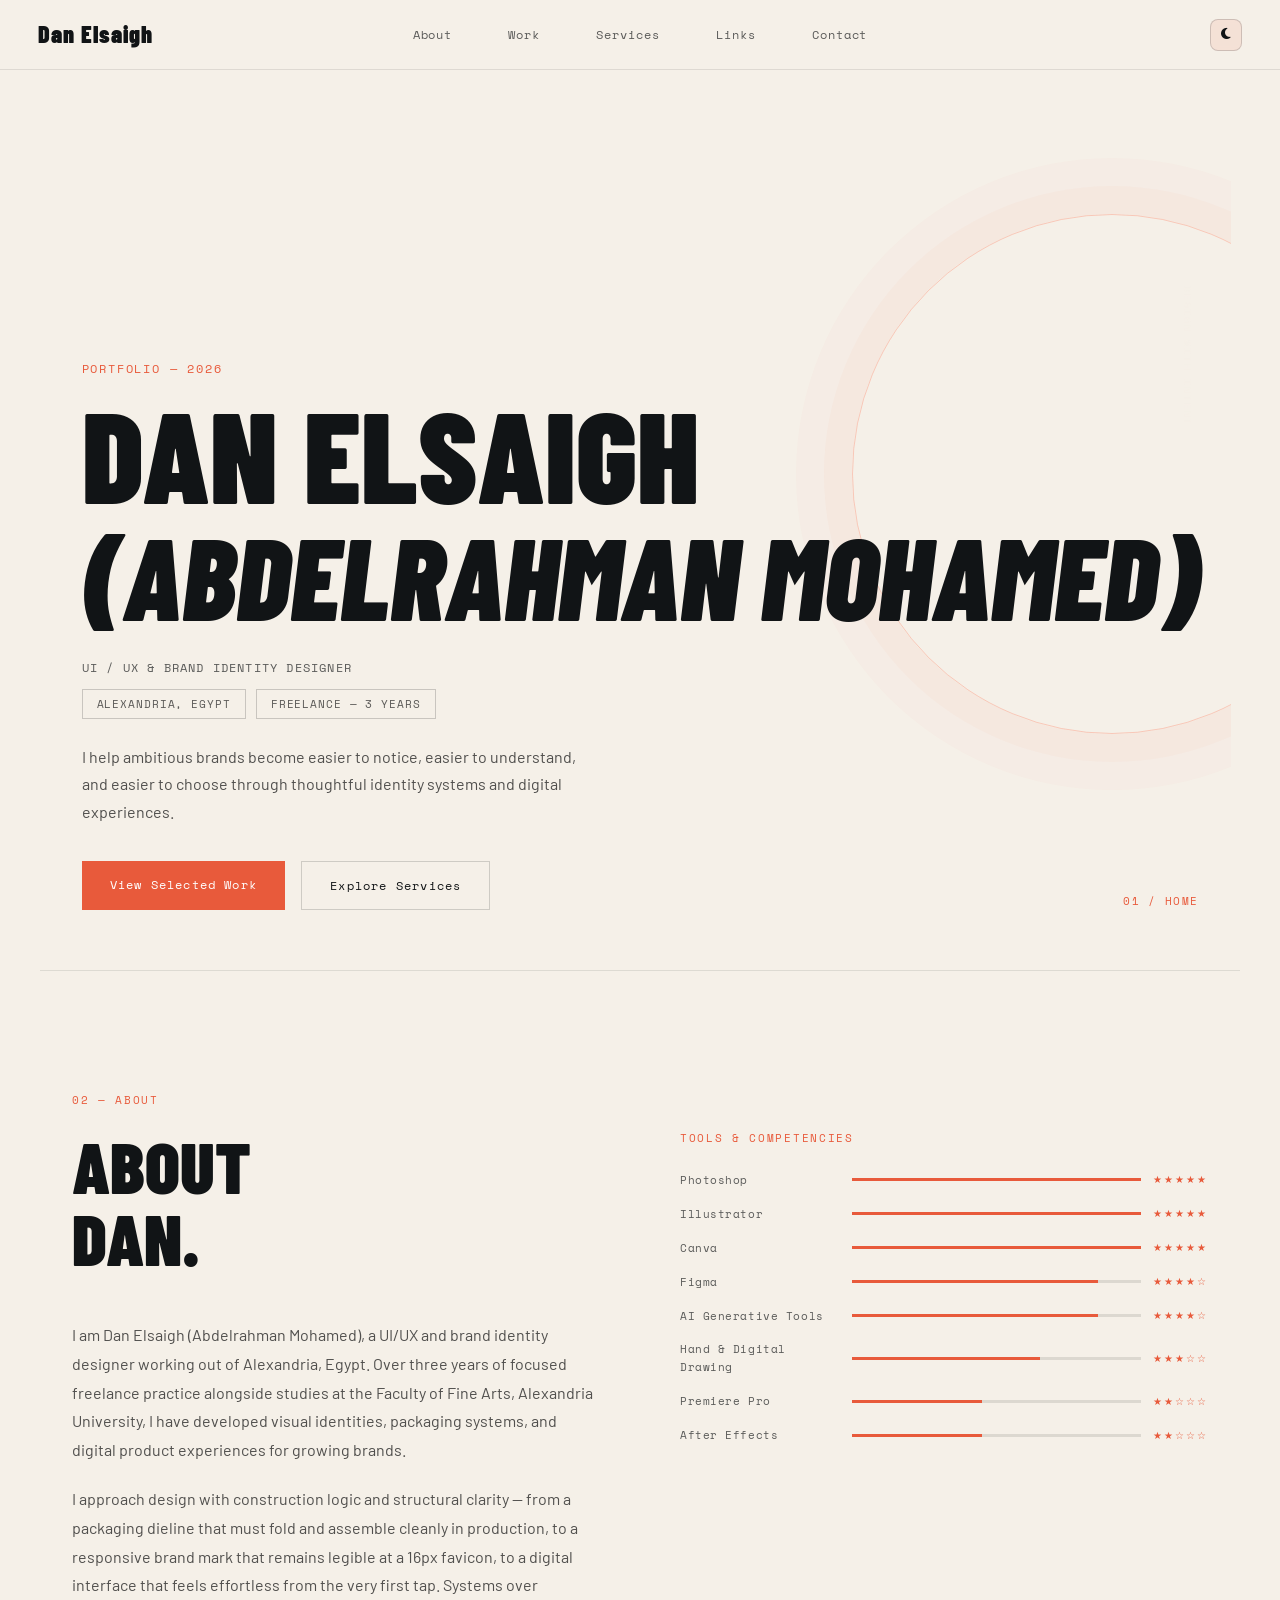
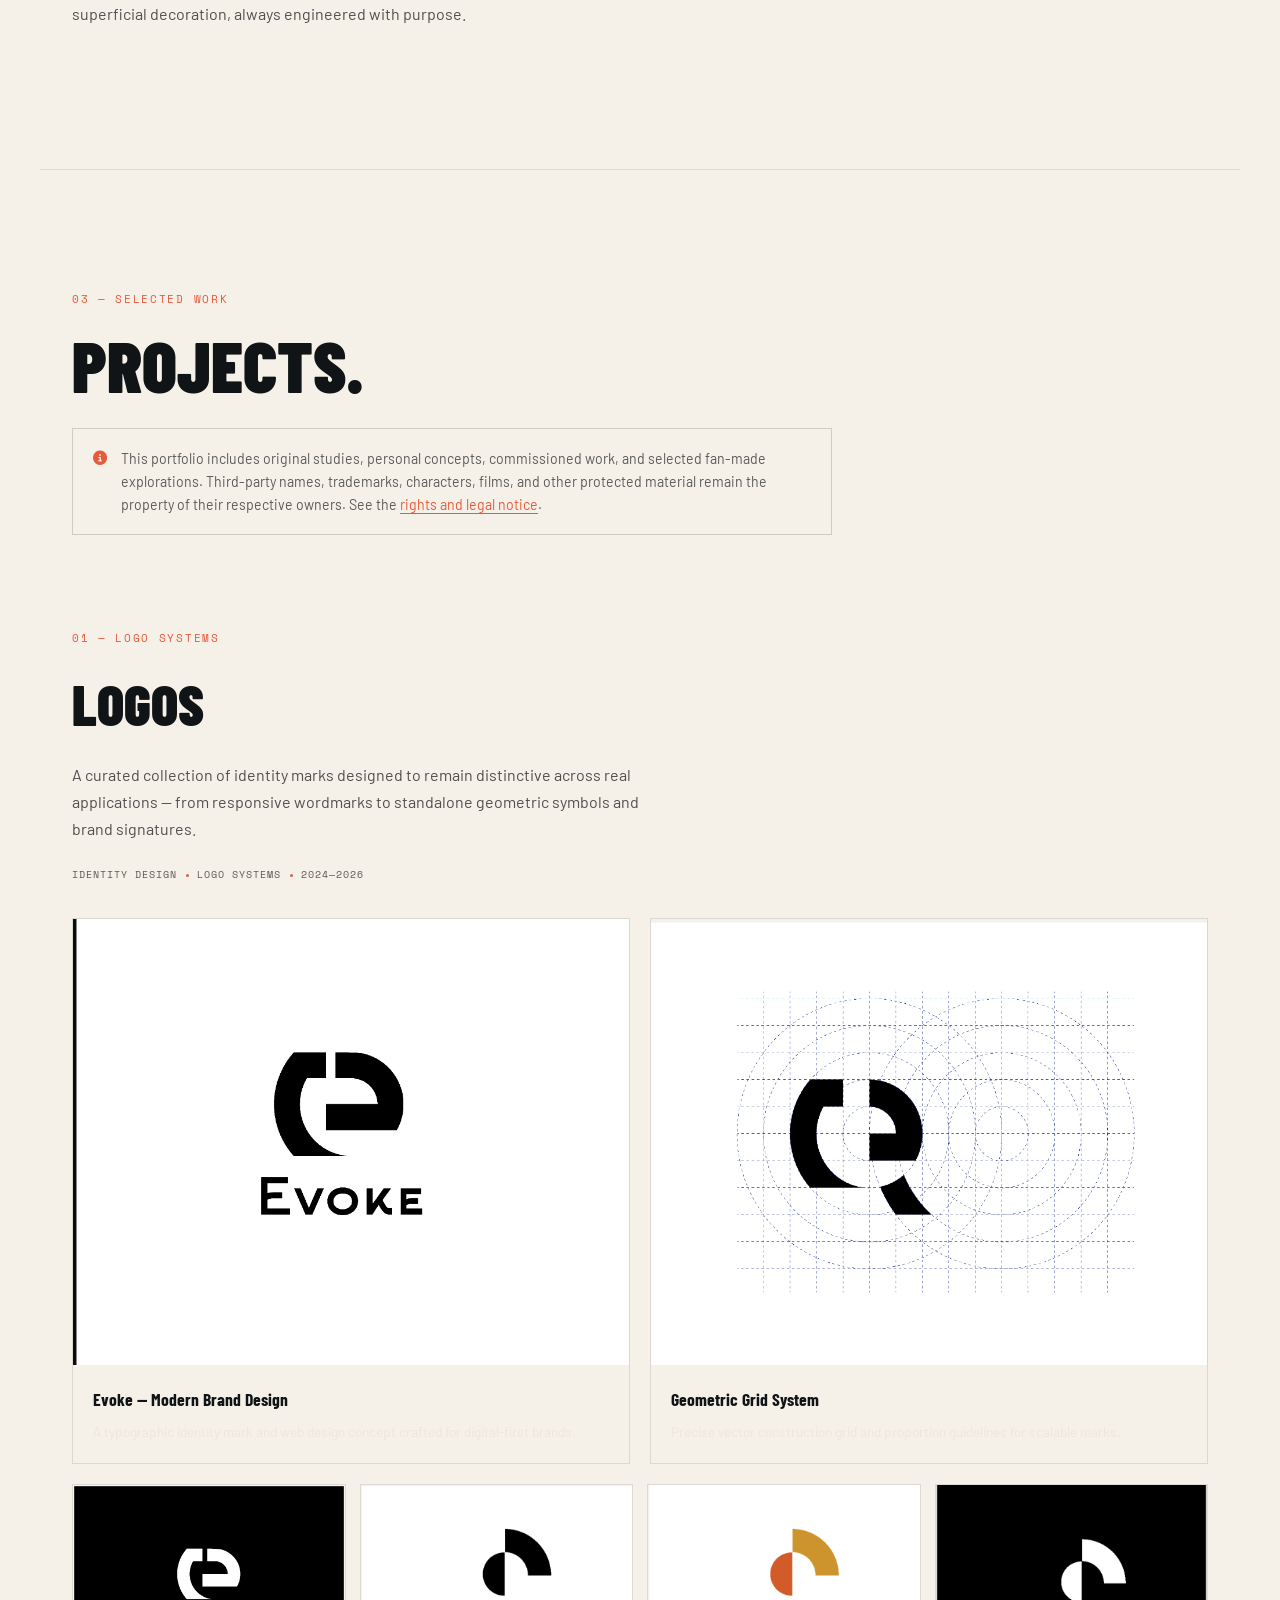
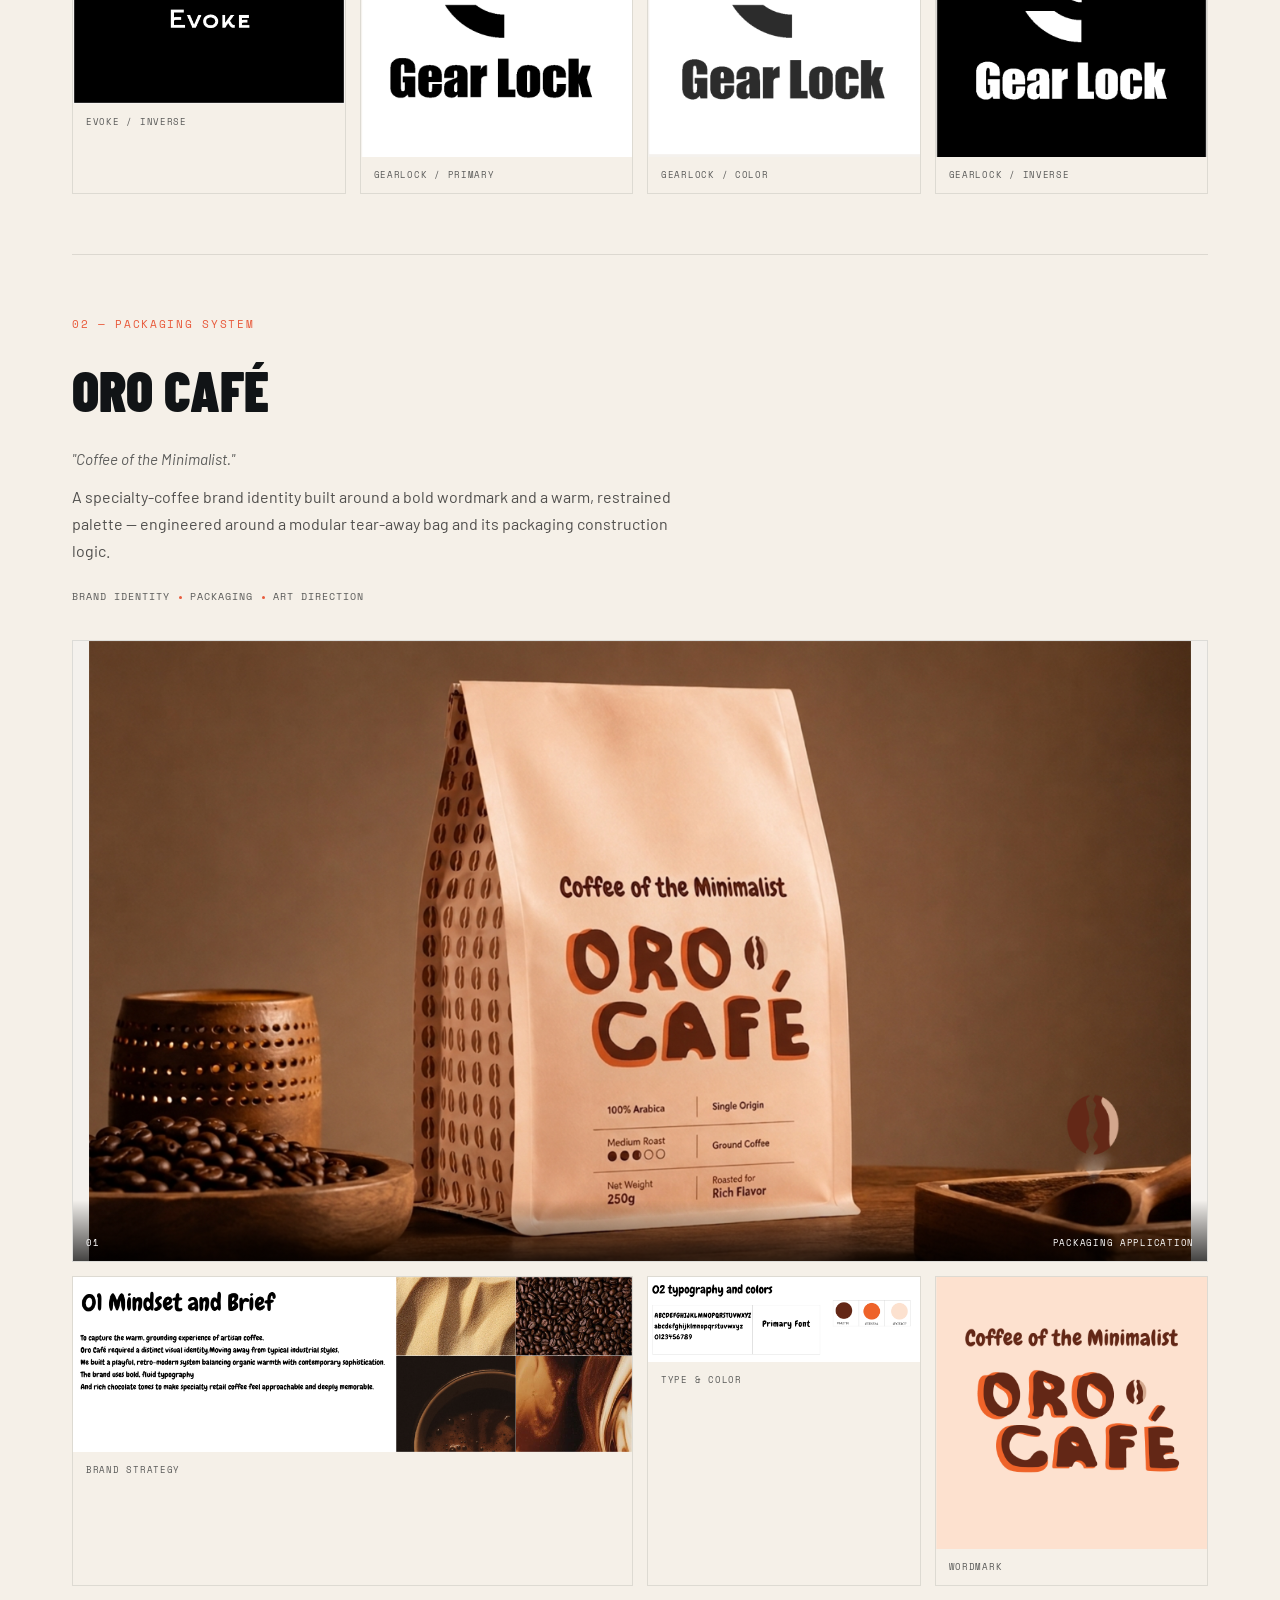
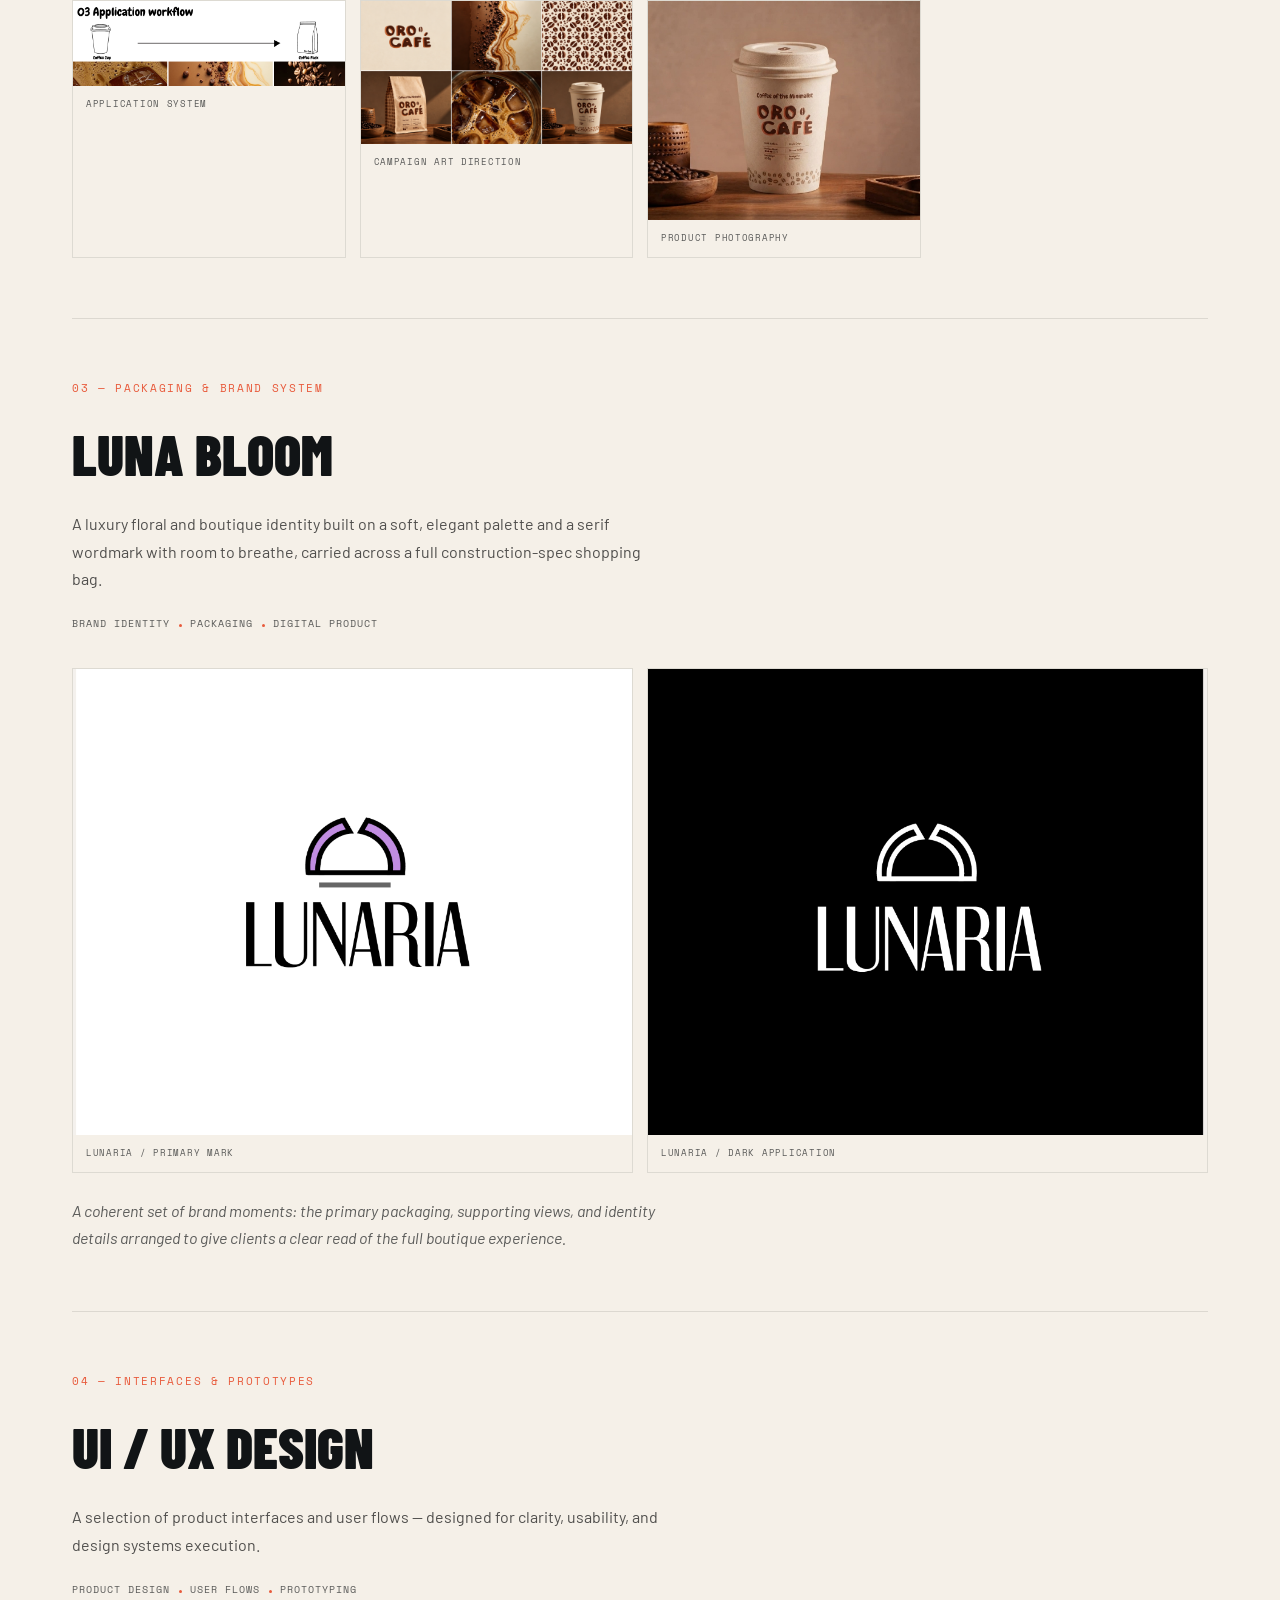
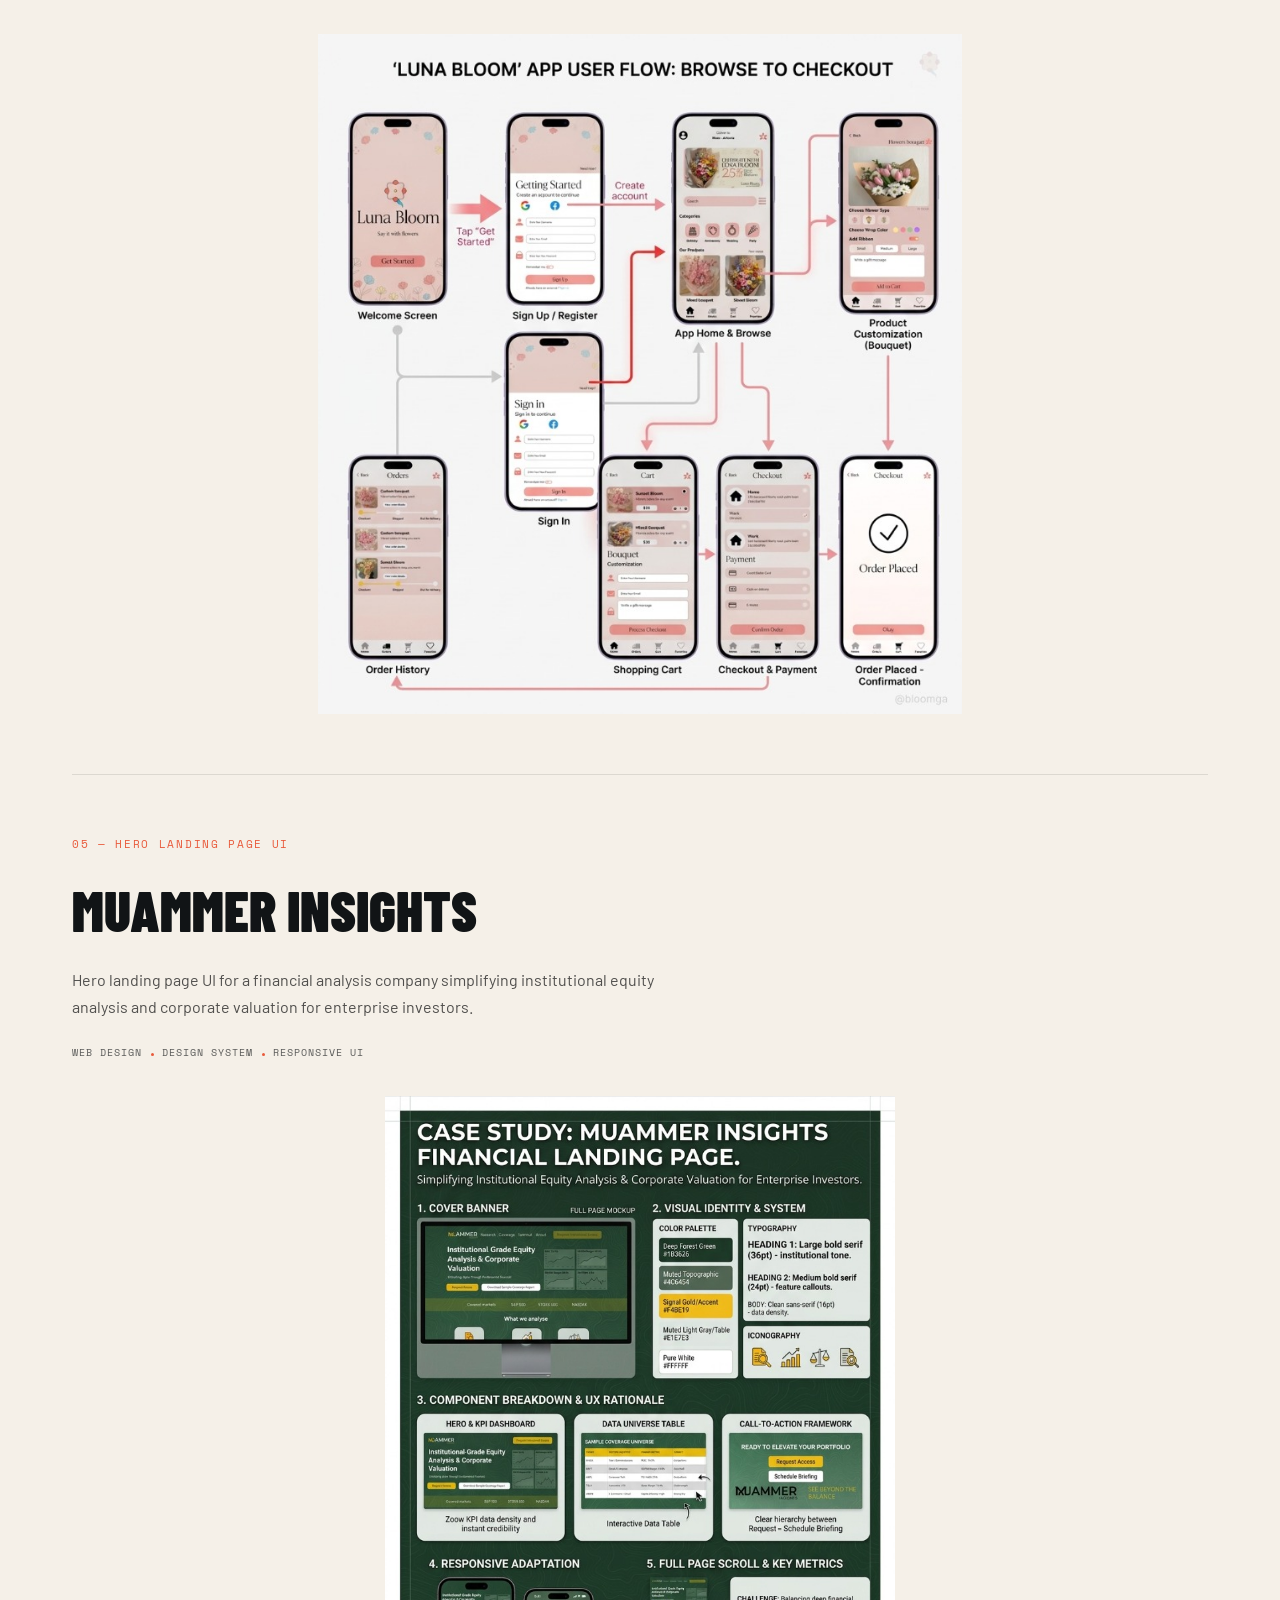
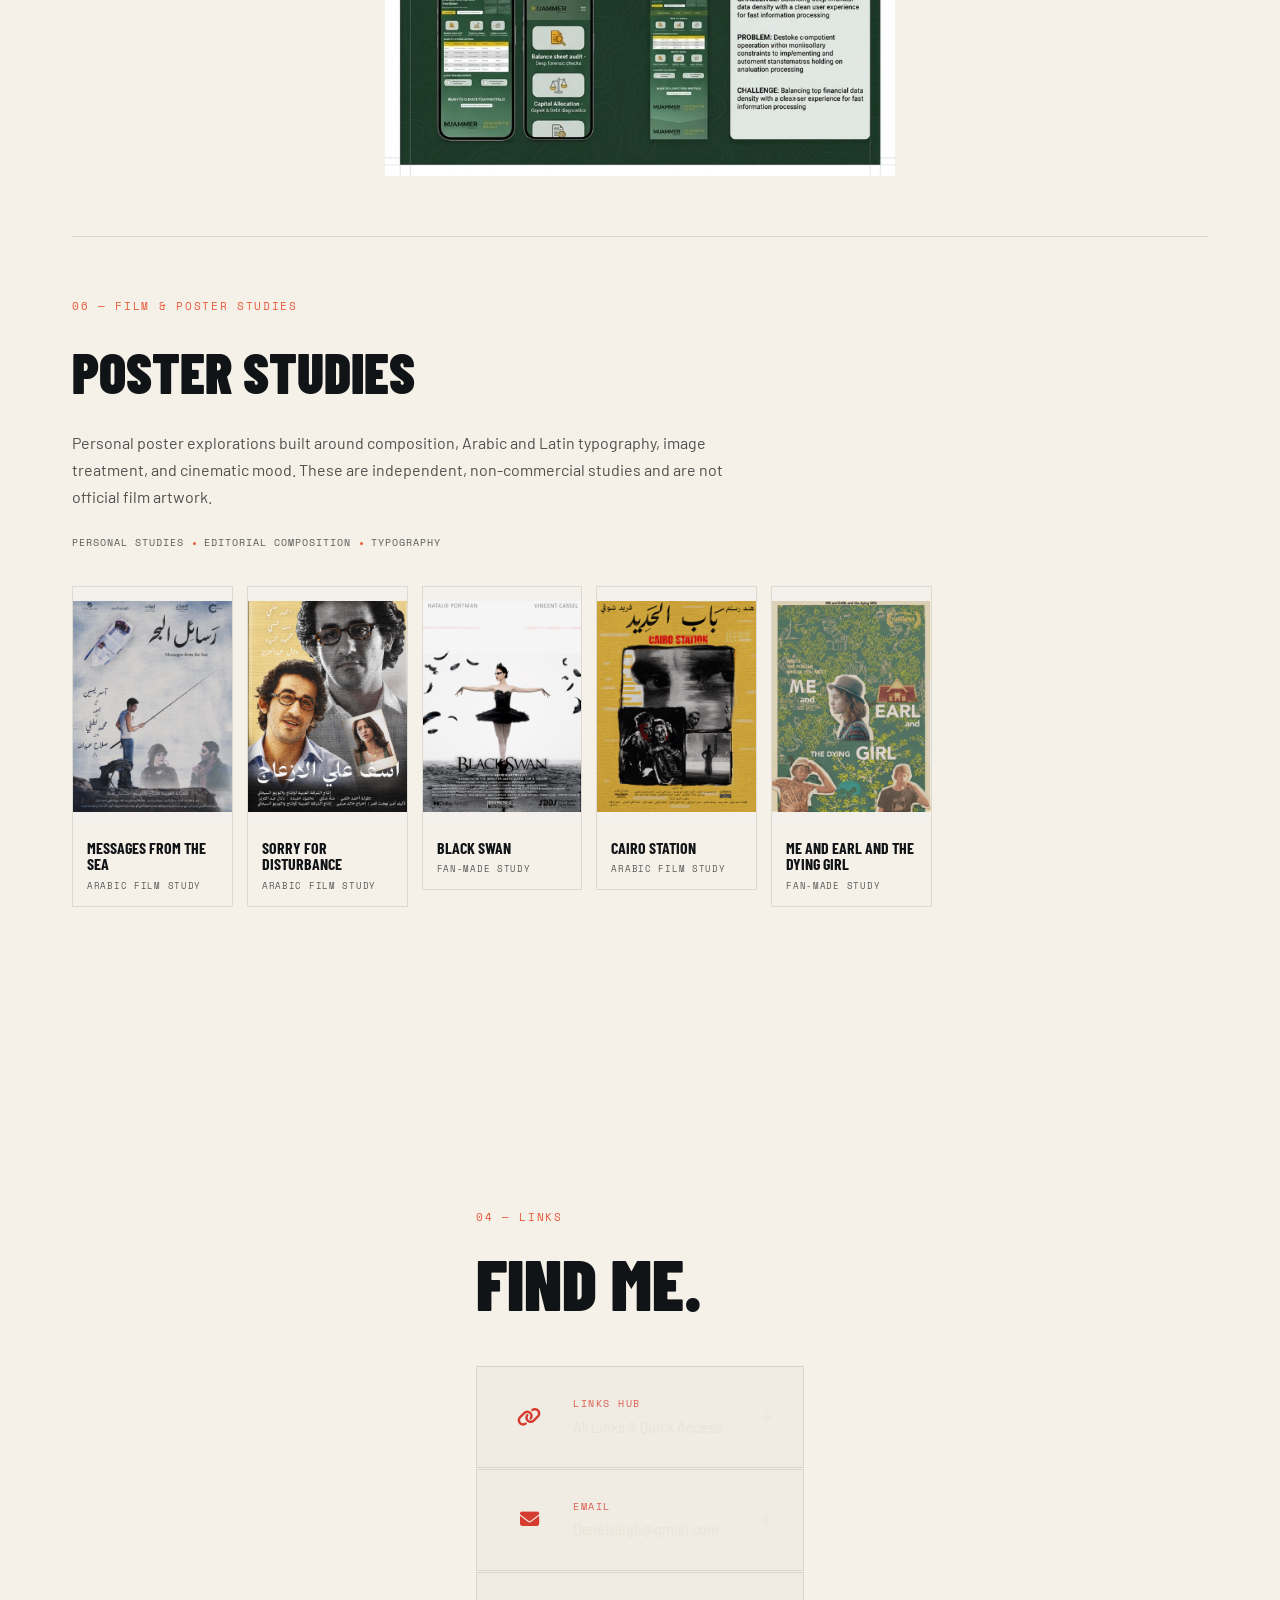
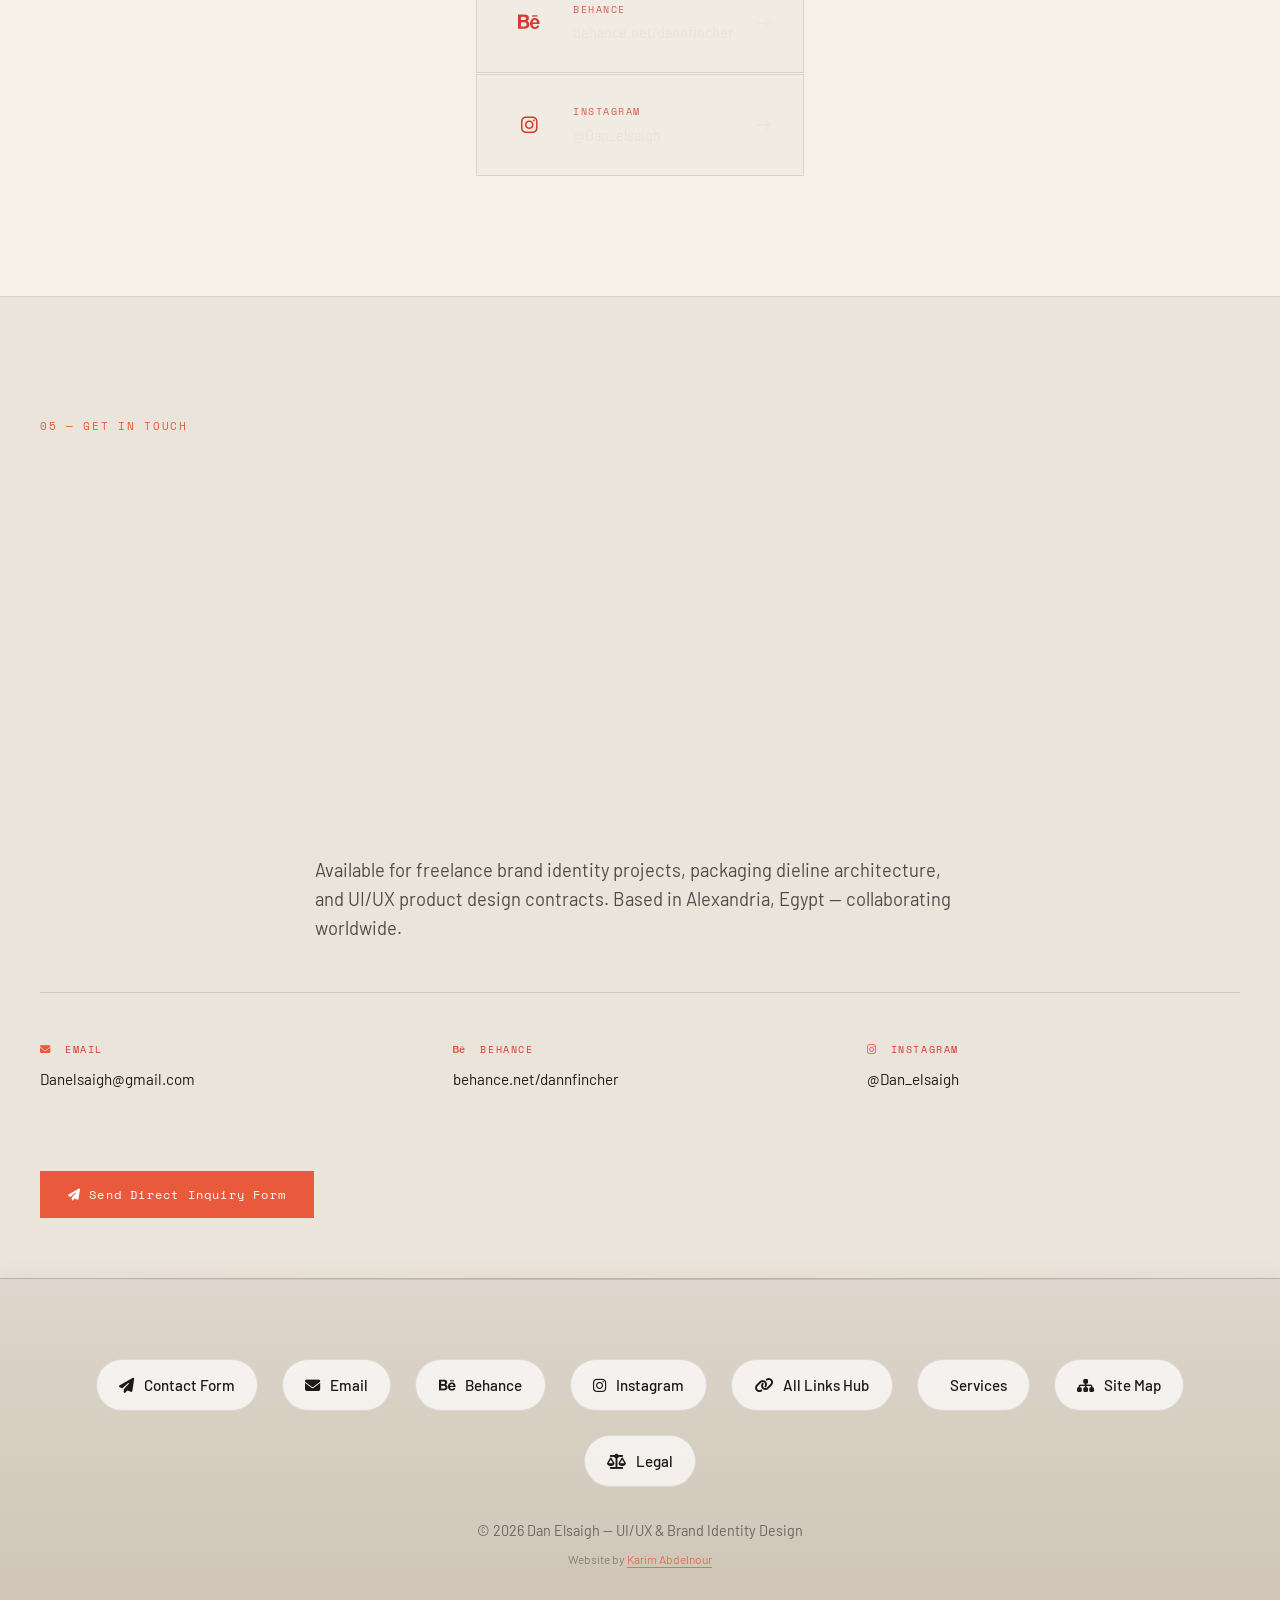
<file: index.html>
<!DOCTYPE html>
<html lang="en">
<head>
  <meta charset="UTF-8" />
  <meta name="viewport" content="width=device-width, initial-scale=1.0" />
  <title>Dan Elsaigh — UI/UX &amp; Brand Identity Designer</title>
  <meta name="description" content="Dan Elsaigh (Abdelrahman Mohamed) — UI/UX &amp; Brand Identity Designer based in Alexandria, Egypt. Brand systems, packaging architecture, and digital interfaces." />
  <link rel="canonical" href="https://danelsaigh.github.io/website/" />
  <link rel="icon" type="image/svg+xml" href="favicon.svg" />

  <!-- Open Graph / Meta -->
  <meta property="og:type" content="website" />
  <meta property="og:title" content="Dan Elsaigh — UI/UX &amp; Brand Identity Designer" />
  <meta property="og:description" content="Portfolio of Dan Elsaigh (Abdelrahman Mohamed) — Brand Systems, Packaging Dielines, and UI/UX Design." />
  <meta property="og:url" content="https://danelsaigh.github.io/website/" />
  <meta property="og:site_name" content="Dan Elsaigh Design" />
  <meta name="twitter:card" content="summary" />
  <meta name="twitter:title" content="Dan Elsaigh — UI/UX &amp; Brand Identity Designer" />
  <meta name="twitter:description" content="UI/UX, brand identity, packaging, and digital product design by Dan Elsaigh in Alexandria, Egypt." />
    <!-- Force commit by KarimUQ -->
  <script type="application/ld+json">
  {
    "@context": "https://schema.org",
    "@graph": [
      {
        "@type": "Person",
        "@id": "https://danelsaigh.github.io/website/#person",
        "name": "Dan Elsaigh",
        "alternateName": "Abdelrahman Mohamed",
        "jobTitle": "UI/UX and Brand Identity Designer",
        "description": "UI/UX and brand identity designer based in Alexandria, Egypt.",
        "url": "https://danelsaigh.github.io/website/",
        "email": "mailto:Danelsaigh@gmail.com",
        "address": { "@type": "PostalAddress", "addressLocality": "Alexandria", "addressCountry": "EG" },
        "sameAs": [
          "https://www.behance.net/dannfincher",
          "https://instagram.com/Dan_elsaigh"
        ]
      },
      {
        "@type": "WebSite",
        "@id": "https://danelsaigh.github.io/website/#website",
        "url": "https://danelsaigh.github.io/website/",
        "name": "Dan Elsaigh Design",
        "description": "Portfolio of Dan Elsaigh, a UI/UX and brand identity designer.",
        "publisher": { "@id": "https://danelsaigh.github.io/website/#person" },
        "inLanguage": "en"
      }
    ]
  }
  </script>

  <!-- Theme Script -->
  <script src="theme.js"></script>

  <!-- Fonts & Icons -->
  <link rel="preconnect" href="https://fonts.googleapis.com" />
  <link rel="preconnect" href="https://fonts.gstatic.com" crossorigin />
  <link href="https://fonts.googleapis.com/css2?family=Barlow+Condensed:ital,wght@0,700;0,900;1,900&family=Barlow:wght@400;500;600&family=Space+Mono:wght@400;700&family=Inter:wght@400;600;800&display=swap" rel="stylesheet" />
  <link rel="stylesheet" href="https://cdnjs.cloudflare.com/ajax/libs/font-awesome/6.5.1/css/all.min.css" />
  <link rel="stylesheet" href="style.css" />
</head>
<body>

  <!-- FIXED HEADER -->
  <header>
    <div class="header-content">
      <div class="header-left">
        <a href="#home" class="site-name">Dan Elsaigh</a>
      </div>
      <button class="hamburger" id="hamburger" aria-label="Toggle navigation menu">
        <span></span><span></span><span></span>
      </button>
      <nav id="main-nav">
        <a href="#about">About</a>
        <a href="#work">Work</a>
        <a href="services.html">Services</a>
        <a href="links.html">Links</a>
        <a href="contact.html">Contact</a>
      </nav>
    </div>
  </header>

  <!-- 01 — HERO -->
  <section id="home" class="hero">
    <div class="hero-content">
      <p class="hero-eyebrow">PORTFOLIO — 2026</p>
      <h1 class="hero-title">DAN ELSAIGH<br /><em>(Abdelrahman Mohamed)</em></h1>
      <div class="hero-meta">
        <p class="hero-role">UI / UX &amp; BRAND IDENTITY DESIGNER</p>
        <div class="hero-tags">
          <span class="hero-tag">ALEXANDRIA, EGYPT</span>
          <span class="hero-tag">FREELANCE — 3 YEARS</span>
        </div>
      </div>
      <p class="hero-desc">I help ambitious brands become easier to notice, easier to understand, and easier to choose through thoughtful identity systems and digital experiences.</p>
      <div class="hero-actions">
        <a href="#work" class="btn btn-primary">View Selected Work</a>
        <a href="services.html" class="btn btn-ghost">Explore Services</a>
      </div>
    </div>
    <div class="hero-index">01 / HOME</div>
  </section>

  <!-- 02 — ABOUT -->
  <section id="about" class="about">
    <div class="section-label"><span class="red">02 — ABOUT</span></div>
    <div class="about-grid">
      <div class="about-left">
        <h2 class="section-title">About<br />Dan.</h2>
        <p class="about-bio">I am Dan Elsaigh (Abdelrahman Mohamed), a UI/UX and brand identity designer working out of Alexandria, Egypt. Over three years of focused freelance practice alongside studies at the Faculty of Fine Arts, Alexandria University, I have developed visual identities, packaging systems, and digital product experiences for growing brands.</p>
        <p class="about-bio">I approach design with construction logic and structural clarity — from a packaging dieline that must fold and assemble cleanly in production, to a responsive brand mark that remains legible at a 16px favicon, to a digital interface that feels effortless from the very first tap. Systems over superficial decoration, always engineered with purpose.</p>
      </div>
      <div class="about-right">
        <div class="skills-title">TOOLS &amp; COMPETENCIES</div>
        <div class="skills-list">
          <div class="skill-item"><span class="skill-name">Photoshop</span><div class="skill-bar"><div class="skill-fill" style="--pct:100%"></div></div><span class="skill-stars">★★★★★</span></div>
          <div class="skill-item"><span class="skill-name">Illustrator</span><div class="skill-bar"><div class="skill-fill" style="--pct:100%"></div></div><span class="skill-stars">★★★★★</span></div>
          <div class="skill-item"><span class="skill-name">Canva</span><div class="skill-bar"><div class="skill-fill" style="--pct:100%"></div></div><span class="skill-stars">★★★★★</span></div>
          <div class="skill-item"><span class="skill-name">Figma</span><div class="skill-bar"><div class="skill-fill" style="--pct:85%"></div></div><span class="skill-stars">★★★★☆</span></div>
          <div class="skill-item"><span class="skill-name">AI Generative Tools</span><div class="skill-bar"><div class="skill-fill" style="--pct:85%"></div></div><span class="skill-stars">★★★★☆</span></div>
          <div class="skill-item"><span class="skill-name">Hand &amp; Digital Drawing</span><div class="skill-bar"><div class="skill-fill" style="--pct:65%"></div></div><span class="skill-stars">★★★☆☆</span></div>
          <div class="skill-item"><span class="skill-name">Premiere Pro</span><div class="skill-bar"><div class="skill-fill" style="--pct:45%"></div></div><span class="skill-stars">★★☆☆☆</span></div>
          <div class="skill-item"><span class="skill-name">After Effects</span><div class="skill-bar"><div class="skill-fill" style="--pct:45%"></div></div><span class="skill-stars">★★☆☆☆</span></div>
        </div>
      </div>
    </div>
  </section>

  <!-- 03 — SELECTED WORK -->
  <section id="work" class="work">
    <div class="section-label"><span class="red">03 — SELECTED WORK</span></div>
    <h2 class="section-title">Projects.</h2>
    <aside class="portfolio-notice" aria-label="Portfolio rights notice">
      <i class="fa-solid fa-circle-info" aria-hidden="true"></i>
      <p>This portfolio includes original studies, personal concepts, commissioned work, and selected fan-made explorations. Third-party names, trademarks, characters, films, and other protected material remain the property of their respective owners. See the <a href="legal.html">rights and legal notice</a>.</p>
    </aside>

    <!-- Project 1: Logo Systems -->
    <article class="project" id="proj-logos">
      <div class="project-header">
        <span class="project-index red">01 — LOGO SYSTEMS</span>
        <h3 class="project-name">Logos</h3>
        <p class="project-desc">A curated collection of identity marks designed to remain distinctive across real applications — from responsive wordmarks to standalone geometric symbols and brand signatures.</p>
        <div class="project-meta"><span>IDENTITY DESIGN</span><span>LOGO SYSTEMS</span><span>2024—2026</span></div>
      </div>
      <div class="project-grid two-col">
        <div class="project-card">
          <img class="asset-image asset-image--dark" src="assets/logos/evoke/evoke-logo.png" alt="Evoke black logo on a white background" loading="lazy" />
          <div class="proj-body">
            <h4>Evoke — Modern Brand Design</h4>
            <p>A typographic identity mark and web design concept crafted for digital-first brands.</p>
          </div>
        </div>
        <div class="project-card">
          <img class="asset-image" src="assets/logos/evoke/evoke-grid.png" alt="Evoke logo construction grid" loading="lazy" />
          <div class="proj-body">
            <h4>Geometric Grid System</h4>
            <p>Precise vector construction grid and proportion guidelines for scalable marks.</p>
          </div>
        </div>
      </div>
      <div class="asset-strip asset-strip--four asset-strip--compact">
        <figure class="asset-tile"><img class="asset-image" src="assets/logos/evoke/evoke-inverse.png" alt="Evoke inverse logo" loading="lazy" /><figcaption>EVOKE / INVERSE</figcaption></figure>
        <figure class="asset-tile"><img class="asset-image" src="assets/logos/gearlock/gearlock-logo.png" alt="GearLock black logo" loading="lazy" /><figcaption>GEARLOCK / PRIMARY</figcaption></figure>
        <figure class="asset-tile"><img class="asset-image" src="assets/logos/gearlock/gearlock-color.png" alt="GearLock color logo" loading="lazy" /><figcaption>GEARLOCK / COLOR</figcaption></figure>
        <figure class="asset-tile"><img class="asset-image" src="assets/logos/gearlock/gearlock-inverse.png" alt="GearLock inverse logo" loading="lazy" /><figcaption>GEARLOCK / INVERSE</figcaption></figure>
      </div>
    </article>

    <div class="project-divider"></div>

    <!-- Project 2: Oro Café -->
    <article class="project" id="proj-oro">
      <div class="project-header">
        <span class="project-index red">02 — PACKAGING SYSTEM</span>
        <h3 class="project-name">Oro Café</h3>
        <p class="project-tagline">"Coffee of the Minimalist."</p>
        <p class="project-desc">A specialty-coffee brand identity built around a bold wordmark and a warm, restrained palette — engineered around a modular tear-away bag and its packaging construction logic.</p>
        <div class="project-meta"><span>BRAND IDENTITY</span><span>PACKAGING</span><span>ART DIRECTION</span></div>
      </div>
      <div class="project-feature">
        <img class="asset-image" src="assets/oro-cafe/oro-package.png" alt="Oro Café coffee package mockup" loading="lazy" />
        <div class="feature-label"><span>01</span><span>PACKAGING APPLICATION</span></div>
      </div>
      <div class="asset-gallery asset-gallery--oro">
        <figure class="asset-tile asset-tile--large"><img class="asset-image" src="assets/oro-cafe/oro-brand-brief.png" alt="Oro Café brand mindset and brief" loading="lazy" /><figcaption>BRAND STRATEGY</figcaption></figure>
        <figure class="asset-tile"><img class="asset-image" src="assets/oro-cafe/oro-type-colors.png" alt="Oro Café typography and color palette" loading="lazy" /><figcaption>TYPE &amp; COLOR</figcaption></figure>
        <figure class="asset-tile"><img class="asset-image" src="assets/oro-cafe/oro-wordmark.png" alt="Oro Café wordmark artwork" loading="lazy" /><figcaption>WORDMARK</figcaption></figure>
        <figure class="asset-tile"><img class="asset-image" src="assets/oro-cafe/oro-workflow.png" alt="Oro Café application workflow" loading="lazy" /><figcaption>APPLICATION SYSTEM</figcaption></figure>
        <figure class="asset-tile"><img class="asset-image" src="assets/oro-cafe/oro-collage.png" alt="Oro Café brand asset collage" loading="lazy" /><figcaption>CAMPAIGN ART DIRECTION</figcaption></figure>
        <figure class="asset-tile"><img class="asset-image" src="assets/oro-cafe/oro-cup.jpg" alt="Oro Café takeaway cup photography" loading="lazy" /><figcaption>PRODUCT PHOTOGRAPHY</figcaption></figure>
      </div>
    </article>

    <div class="project-divider"></div>

    <!-- Project 3: Luna Bloom -->
    <article class="project" id="proj-luna">
      <div class="project-header">
        <span class="project-index red">03 — PACKAGING &amp; BRAND SYSTEM</span>
        <h3 class="project-name">Luna Bloom</h3>
        <p class="project-desc">A luxury floral and boutique identity built on a soft, elegant palette and a serif wordmark with room to breathe, carried across a full construction-spec shopping bag.</p>
        <div class="project-meta"><span>BRAND IDENTITY</span><span>PACKAGING</span><span>DIGITAL PRODUCT</span></div>
      </div>
      <div class="asset-gallery asset-gallery--luna">
        <figure class="asset-tile"><img class="asset-image" src="assets/luna-bloom/lunaria-logo.png" alt="Lunaria logo on a white background" loading="lazy" /><figcaption>LUNARIA / PRIMARY MARK</figcaption></figure>
        <figure class="asset-tile"><img class="asset-image" src="assets/luna-bloom/lunaria-inverse.png" alt="Lunaria inverse logo" loading="lazy" /><figcaption>LUNARIA / DARK APPLICATION</figcaption></figure>
      </div>
      <p class="project-note">A coherent set of brand moments: the primary packaging, supporting views, and identity details arranged to give clients a clear read of the full boutique experience.</p>
    </article>

    <div class="project-divider"></div>

    <!-- Project 4: UI / UX Design -->
    <article class="project" id="proj-uiux">
      <div class="project-header">
        <span class="project-index red">04 — INTERFACES &amp; PROTOTYPES</span>
        <h3 class="project-name">UI / UX Design</h3>
        <p class="project-desc">A selection of product interfaces and user flows — designed for clarity, usability, and design systems execution.</p>
        <div class="project-meta"><span>PRODUCT DESIGN</span><span>USER FLOWS</span><span>PROTOTYPING</span></div>
      </div>
      <img class="asset-image asset-image--feature" src="assets/luna-bloom/luna-app-flow.jpg" alt="Luna Bloom app flow from browse to checkout" loading="lazy" />
    </article>

    <div class="project-divider"></div>

    <!-- Project 5: Muammer Insights -->
    <article class="project" id="proj-muammer">
      <div class="project-header">
        <span class="project-index red">05 — HERO LANDING PAGE UI</span>
        <h3 class="project-name">Muammer Insights</h3>
        <p class="project-desc">Hero landing page UI for a financial analysis company simplifying institutional equity analysis and corporate valuation for enterprise investors.</p>
        <div class="project-meta"><span>WEB DESIGN</span><span>DESIGN SYSTEM</span><span>RESPONSIVE UI</span></div>
      </div>
      <img class="asset-image asset-image--feature" src="assets/muammer/muammer-case-study.jpg" alt="Muammer Insights financial landing page case study" loading="lazy" />
    </article>

    <div class="project-divider"></div>

    <!-- Project 6: Film & Poster Studies -->
    <article class="project poster-studies" id="proj-posters">
      <div class="project-header">
        <span class="project-index red">06 — FILM &amp; POSTER STUDIES</span>
        <h3 class="project-name">Poster Studies</h3>
        <p class="project-desc">Personal poster explorations built around composition, Arabic and Latin typography, image treatment, and cinematic mood. These are independent, non-commercial studies and are not official film artwork.</p>
        <div class="project-meta"><span>PERSONAL STUDIES</span><span>EDITORIAL COMPOSITION</span><span>TYPOGRAPHY</span></div>
      </div>
      <div class="poster-grid">
        <figure class="poster-card">
          <img class="asset-image" src="assets/film-posters/messages-from-the-sea.png" alt="Personal poster study for Messages from the Sea" loading="lazy" />
          <figcaption><strong>Messages from the Sea</strong><span>ARABIC FILM STUDY</span></figcaption>
        </figure>
        <figure class="poster-card">
          <img class="asset-image" src="assets/film-posters/sorry-for-disturbance.png" alt="Personal poster study for Sorry for Disturbance" loading="lazy" />
          <figcaption><strong>Sorry for Disturbance</strong><span>ARABIC FILM STUDY</span></figcaption>
        </figure>
        <figure class="poster-card">
          <img class="asset-image" src="assets/film-posters/black-swan.png" alt="Personal poster study for Black Swan" loading="lazy" />
          <figcaption><strong>Black Swan</strong><span>FAN-MADE STUDY</span></figcaption>
        </figure>
        <figure class="poster-card">
          <img class="asset-image" src="assets/film-posters/cairo-station.png" alt="Personal poster study for Cairo Station" loading="lazy" />
          <figcaption><strong>Cairo Station</strong><span>ARABIC FILM STUDY</span></figcaption>
        </figure>
        <figure class="poster-card">
          <img class="asset-image" src="assets/film-posters/me-and-earl-and-the-dying-girl.jpg" alt="Personal poster study for Me and Earl and the Dying Girl" loading="lazy" />
          <figcaption><strong>Me and Earl and the Dying Girl</strong><span>FAN-MADE STUDY</span></figcaption>
        </figure>
      </div>
    </article>
  </section>

  <!-- 04 — LINKS -->
  <section id="links" class="links-section">
    <div class="section-label"><span class="red">04 — LINKS</span></div>
    <h2 class="section-title">Find Me.</h2>
    <div class="links-grid">
      <a href="links.html" class="link-card" id="link-hub">
        <div class="link-icon"><i class="fa-solid fa-link"></i></div>
        <div class="link-info"><span class="link-platform">LINKS HUB</span><span class="link-value">All Links &amp; Quick Access</span></div>
        <div class="link-arrow"><i class="fa-solid fa-arrow-right"></i></div>
      </a>
      <a href="mailto:Danelsaigh@gmail.com" class="link-card" id="link-email">
        <div class="link-icon"><i class="fa-solid fa-envelope"></i></div>
        <div class="link-info"><span class="link-platform">EMAIL</span><span class="link-value">Danelsaigh@gmail.com</span></div>
        <div class="link-arrow"><i class="fa-solid fa-arrow-right"></i></div>
      </a>
      <a href="https://www.behance.net/dannfincher" target="_blank" rel="noopener" class="link-card" id="link-behance">
        <div class="link-icon"><i class="fa-brands fa-behance"></i></div>
        <div class="link-info"><span class="link-platform">BEHANCE</span><span class="link-value">behance.net/dannfincher</span></div>
        <div class="link-arrow"><i class="fa-solid fa-arrow-right"></i></div>
      </a>
      <a href="https://instagram.com/Dan_elsaigh" target="_blank" rel="noopener" class="link-card" id="link-instagram">
        <div class="link-icon"><i class="fa-brands fa-instagram"></i></div>
        <div class="link-info"><span class="link-platform">INSTAGRAM</span><span class="link-value">@Dan_elsaigh</span></div>
        <div class="link-arrow"><i class="fa-solid fa-arrow-right"></i></div>
      </a>
    </div>
  </section>

  <!-- 05 — CONTACT -->
  <section id="contact" class="contact">
    <div class="section-label"><span class="red">05 — GET IN TOUCH</span></div>
    <h2 class="contact-heading">Got a brand<br />or product<br />that needs a<br />system?</h2>
    <p class="contact-sub">Available for freelance brand identity projects, packaging dieline architecture, and UI/UX product design contracts. Based in Alexandria, Egypt — collaborating worldwide.</p>
    <div class="contact-divider"></div>
    <div class="contact-row">
      <div class="contact-col">
        <p class="contact-label"><i class="fa-solid fa-envelope"></i> EMAIL</p>
        <a href="mailto:Danelsaigh@gmail.com">Danelsaigh@gmail.com</a>
      </div>
      <div class="contact-col">
        <p class="contact-label"><i class="fa-brands fa-behance"></i> BEHANCE</p>
        <a href="https://www.behance.net/dannfincher" target="_blank" rel="noopener">behance.net/dannfincher</a>
      </div>
      <div class="contact-col">
        <p class="contact-label"><i class="fa-brands fa-instagram"></i> INSTAGRAM</p>
        <a href="https://instagram.com/Dan_elsaigh" target="_blank" rel="noopener">@Dan_elsaigh</a>
      </div>
    </div>
    <div style="margin-top: 36px;">
      <a href="contact.html" class="btn btn-primary" style="display: inline-flex; align-items: center; gap: 8px;">
        <i class="fa-solid fa-paper-plane"></i> Send Direct Inquiry Form
      </a>
    </div>
  </section>

  <!-- FOOTER -->
  <footer>
    <div class="footer-links">
      <a href="contact.html">
        <i class="fa-solid fa-paper-plane"></i> Contact Form
      </a>
      <a href="mailto:Danelsaigh@gmail.com">
        <i class="fa-solid fa-envelope"></i> Email
      </a>
      <a href="https://www.behance.net/dannfincher" target="_blank" rel="noopener">
        <i class="fa-brands fa-behance"></i> Behance
      </a>
      <a href="https://instagram.com/Dan_elsaigh" target="_blank" rel="noopener">
        <i class="fa-brands fa-instagram"></i> Instagram
      </a>
      <a href="links.html">
        <i class="fa-solid fa-link"></i> All Links Hub
      </a>
      <a href="services.html">
        <i class="fa-solid fa-sparkles"></i> Services
      </a>
      <a href="sitemap.html">
        <i class="fa-solid fa-sitemap"></i> Site Map
      </a>
      <a href="legal.html">
        <i class="fa-solid fa-scale-balanced"></i> Legal
      </a>
    </div>
    <div class="footer-copyright">
      <p>&copy; 2026 Dan Elsaigh &mdash; UI/UX &amp; Brand Identity Design</p>
      <p class="site-credit">Website by <a href="https://karimuq.github.io/website/" target="_blank" rel="noopener noreferrer">Karim Abdelnour</a></p>
    </div>
  </footer>

  <script src="script.js"></script>
</body>
</html>
</file>
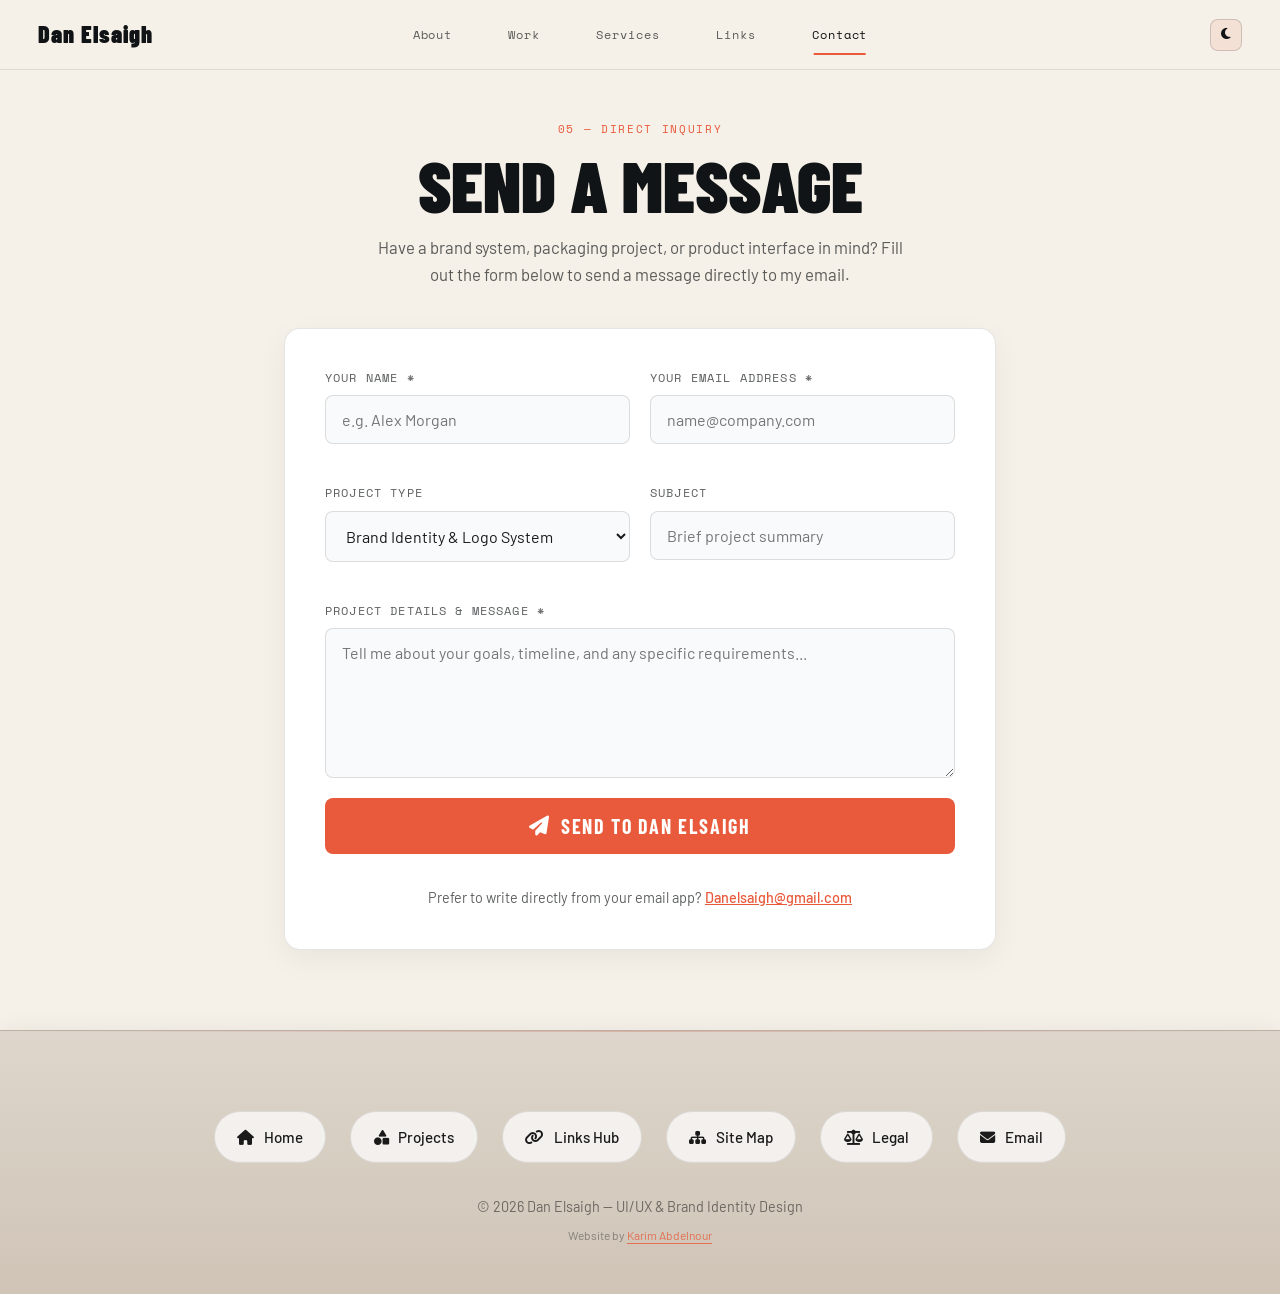
<file: contact.html>
<!DOCTYPE html>
<html lang="en">
<head>
  <meta charset="UTF-8" />
  <meta name="viewport" content="width=device-width, initial-scale=1.0" />
  <title>Contact Dan Elsaigh — UI/UX &amp; Brand Identity Designer</title>
  <meta name="description" content="Send a message directly to Dan Elsaigh for brand identity systems, packaging dieline architecture, and UI/UX product design inquiries." />
  <link rel="canonical" href="https://danelsaigh.github.io/website/contact.html" />
  <link rel="icon" type="image/svg+xml" href="favicon.svg" />

  <!-- Open Graph -->
  <meta property="og:type" content="website" />
  <meta property="og:title" content="Contact Dan Elsaigh — UI/UX &amp; Brand Designer" />
  <meta property="og:description" content="Send a message directly to Dan Elsaigh's email for brand design and UI/UX projects." />
  <meta property="og:url" content="https://danelsaigh.github.io/website/contact.html" />
  <meta property="og:site_name" content="Dan Elsaigh Design" />
  <meta name="twitter:card" content="summary" />
  <script type="application/ld+json">
  {
    "@context": "https://schema.org",
    "@type": "ContactPage",
    "name": "Contact Dan Elsaigh",
    "description": "Contact Dan Elsaigh for UI/UX, brand identity, packaging, and digital product design projects.",
    "url": "https://danelsaigh.github.io/website/contact.html",
    "mainEntity": {
      "@type": "Person",
      "name": "Dan Elsaigh",
      "email": "mailto:Danelsaigh@gmail.com",
      "jobTitle": "UI/UX and Brand Identity Designer"
    }
  }
  </script>

  <!-- Theme Script -->
  <script src="theme.js"></script>

  <!-- Typography & Icons -->
  <link rel="preconnect" href="https://fonts.googleapis.com" />
  <link rel="preconnect" href="https://fonts.gstatic.com" crossorigin />
  <link href="https://fonts.googleapis.com/css2?family=Barlow+Condensed:ital,wght@0,700;0,900;1,900&family=Barlow:wght@400;500;600&family=Space+Mono:wght@400;700&display=swap" rel="stylesheet" />
  <link rel="stylesheet" href="https://cdnjs.cloudflare.com/ajax/libs/font-awesome/6.5.1/css/all.min.css" />
  <link rel="stylesheet" href="style.css" />
</head>
<body>

  <!-- FIXED HEADER -->
  <header>
    <div class="header-content">
      <div class="header-left">
        <a href="index.html#home" class="site-name">Dan Elsaigh</a>
      </div>
      <button class="hamburger" id="hamburger" aria-label="Toggle navigation menu">
        <span></span><span></span><span></span>
      </button>
      <nav id="main-nav">
        <a href="index.html#about">About</a>
        <a href="index.html#work">Work</a>
        <a href="services.html">Services</a>
        <a href="links.html">Links</a>
        <a href="contact.html" class="active">Contact</a>
      </nav>
    </div>
  </header>

  <!-- MAIN CONTACT CONTENT -->
  <main class="contact-page-container">
    <div class="contact-page-header">
      <div class="section-label" style="justify-content: center; margin-bottom: 12px;"><span class="red">05 — DIRECT INQUIRY</span></div>
      <h1>Send a Message</h1>
      <p>Have a brand system, packaging project, or product interface in mind? Fill out the form below to send a message directly to my email.</p>
    </div>

    <div class="contact-form-card">
      <form action="https://formsubmit.co/Danelsaigh@gmail.com" method="POST" id="contact-form">
        <!-- FormSubmit Configuration -->
        <input type="hidden" name="_subject" value="New Portfolio Inquiry — Dan Elsaigh" />
        <input type="hidden" name="_template" value="table" />
        <input type="hidden" name="_captcha" value="false" />
        <input type="hidden" name="_next" value="https://danelsaigh.github.io/website/thanks.html" />

        <div class="form-grid">
          <div class="form-field">
            <label for="contact-name">Your Name *</label>
            <input type="text" id="contact-name" name="name" placeholder="e.g. Alex Morgan" required />
          </div>

          <div class="form-field">
            <label for="contact-email">Your Email Address *</label>
            <input type="email" id="contact-email" name="email" placeholder="name@company.com" required />
          </div>
        </div>

        <div class="form-grid">
          <div class="form-field">
            <label for="project-type">Project Type</label>
            <select id="project-type" name="project_type">
              <option value="Brand Identity System">Brand Identity &amp; Logo System</option>
              <option value="Packaging & Dieline Design">Packaging &amp; Dieline Design</option>
              <option value="UI/UX Product Design">UI / UX Product Design &amp; Prototyping</option>
              <option value="Full Identity & Digital Design">Full Identity &amp; Digital Experience</option>
              <option value="General Inquiry">General Inquiry / Consultation</option>
            </select>
          </div>

          <div class="form-field">
            <label for="contact-subject">Subject</label>
            <input type="text" id="contact-subject" name="_subject_custom" placeholder="Brief project summary" />
          </div>
        </div>

        <div class="form-field">
          <label for="contact-message">Project Details &amp; Message *</label>
          <textarea id="contact-message" name="message" placeholder="Tell me about your goals, timeline, and any specific requirements..." required></textarea>
        </div>

        <button type="submit" class="btn-submit" id="submit-btn">
          <i class="fa-solid fa-paper-plane"></i> Send to Dan Elsaigh
        </button>
      </form>

      <div class="direct-contact-note">
        Prefer to write directly from your email app? <a href="mailto:Danelsaigh@gmail.com">Danelsaigh@gmail.com</a>
      </div>
    </div>
  </main>

  <!-- FOOTER -->
  <footer>
    <div class="footer-links">
      <a href="index.html#home">
        <i class="fa-solid fa-house"></i> Home
      </a>
      <a href="index.html#work">
        <i class="fa-solid fa-shapes"></i> Projects
      </a>
      <a href="links.html">
        <i class="fa-solid fa-link"></i> Links Hub
      </a>
      <a href="sitemap.html">
        <i class="fa-solid fa-sitemap"></i> Site Map
      </a>
      <a href="legal.html">
        <i class="fa-solid fa-scale-balanced"></i> Legal
      </a>
      <a href="mailto:Danelsaigh@gmail.com">
        <i class="fa-solid fa-envelope"></i> Email
      </a>
    </div>
    <div class="footer-copyright">
      <p>&copy; 2026 Dan Elsaigh &mdash; UI/UX &amp; Brand Identity Design</p>
      <p class="site-credit">Website by <a href="https://karimuq.github.io/website/" target="_blank" rel="noopener noreferrer">Karim Abdelnour</a></p>
    </div>
  </footer>

  <script src="script.js"></script>
</body>
</html>
</file>
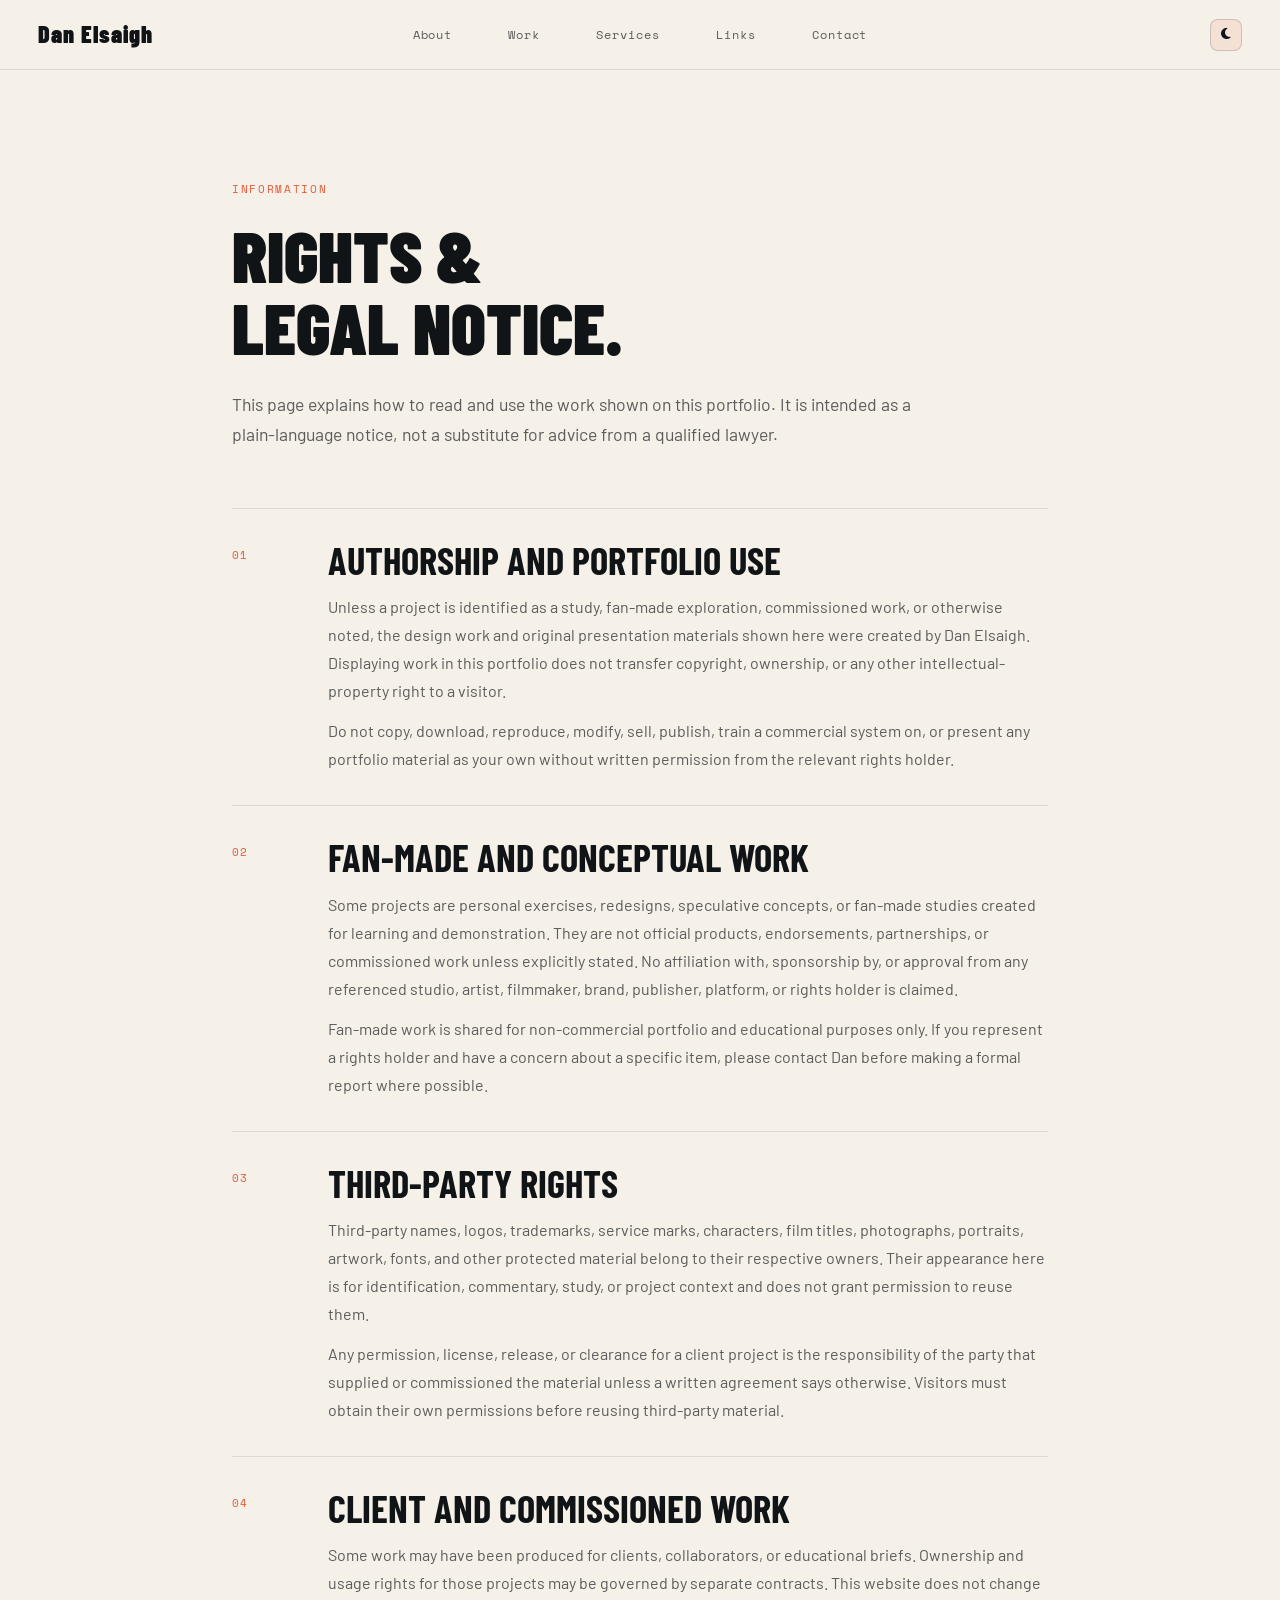
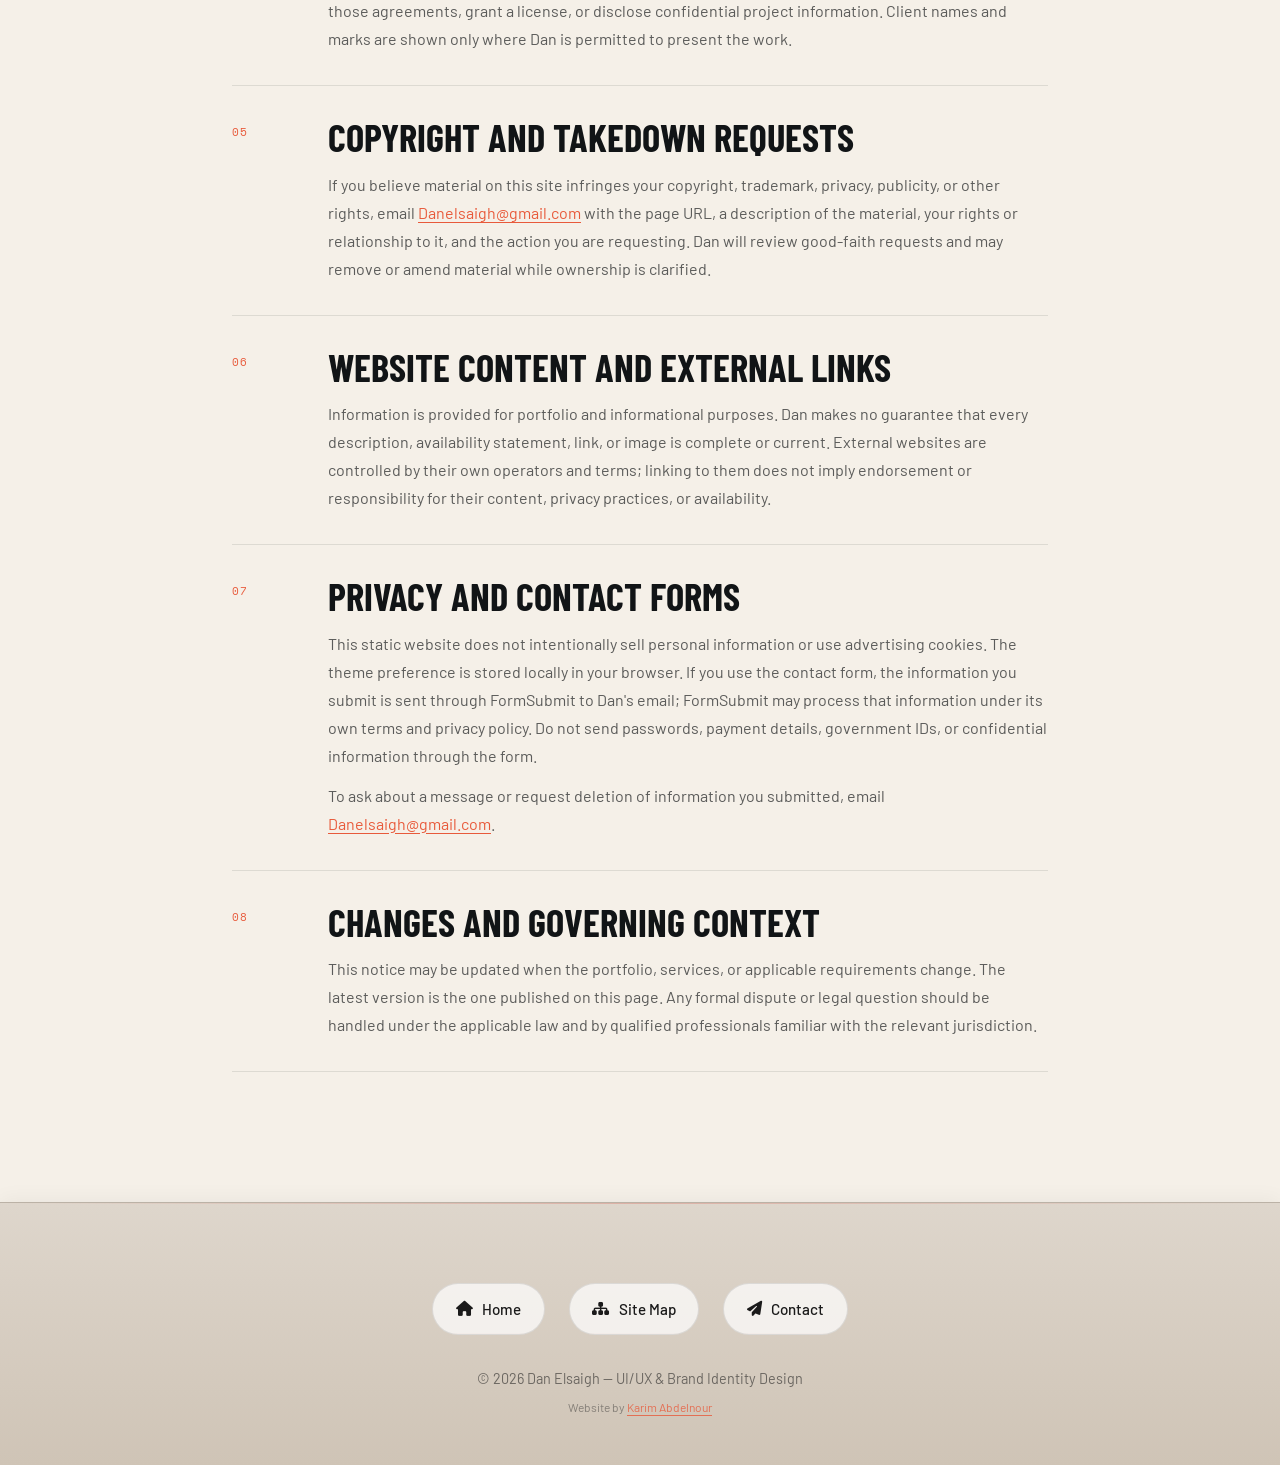
<file: legal.html>
<!DOCTYPE html>
<html lang="en">
<head>
  <meta charset="UTF-8" />
  <meta name="viewport" content="width=device-width, initial-scale=1.0" />
  <title>Rights &amp; Legal Notice — Dan Elsaigh</title>
  <meta name="description" content="Rights, attribution, copyright, trademark, portfolio, privacy, and contact notices for the Dan Elsaigh design portfolio." />
  <link rel="canonical" href="https://danelsaigh.github.io/website/legal.html" />
  <link rel="icon" type="image/svg+xml" href="favicon.svg" />
  <script src="theme.js"></script>
  <link rel="preconnect" href="https://fonts.googleapis.com" />
  <link rel="preconnect" href="https://fonts.gstatic.com" crossorigin />
  <link href="https://fonts.googleapis.com/css2?family=Barlow+Condensed:ital,wght@0,700;0,900;1,900&family=Barlow:wght@400;500;600&family=Space+Mono:wght@400;700&display=swap" rel="stylesheet" />
  <link rel="stylesheet" href="https://cdnjs.cloudflare.com/ajax/libs/font-awesome/6.5.1/css/all.min.css" />
  <link rel="stylesheet" href="style.css" />
</head>
<body>
  <header>
    <div class="header-content">
      <div class="header-left"><a href="index.html#home" class="site-name">Dan Elsaigh</a></div>
      <button class="hamburger" id="hamburger" aria-label="Toggle navigation menu"><span></span><span></span><span></span></button>
      <nav id="main-nav">
        <a href="index.html#about">About</a>
        <a href="index.html#work">Work</a>
        <a href="services.html">Services</a>
        <a href="links.html">Links</a>
        <a href="contact.html">Contact</a>
      </nav>
    </div>
  </header>

  <main class="legal-page">
    <div class="section-label"><span class="red">INFORMATION</span></div>
    <h1 class="section-title">Rights &amp;<br />Legal Notice.</h1>
    <p class="legal-lead">This page explains how to read and use the work shown on this portfolio. It is intended as a plain-language notice, not a substitute for advice from a qualified lawyer.</p>

    <div class="legal-sections">
      <section>
        <span class="legal-number">01</span>
        <div><h2>Authorship and portfolio use</h2><p>Unless a project is identified as a study, fan-made exploration, commissioned work, or otherwise noted, the design work and original presentation materials shown here were created by Dan Elsaigh. Displaying work in this portfolio does not transfer copyright, ownership, or any other intellectual-property right to a visitor.</p><p>Do not copy, download, reproduce, modify, sell, publish, train a commercial system on, or present any portfolio material as your own without written permission from the relevant rights holder.</p></div>
      </section>
      <section>
        <span class="legal-number">02</span>
        <div><h2>Fan-made and conceptual work</h2><p>Some projects are personal exercises, redesigns, speculative concepts, or fan-made studies created for learning and demonstration. They are not official products, endorsements, partnerships, or commissioned work unless explicitly stated. No affiliation with, sponsorship by, or approval from any referenced studio, artist, filmmaker, brand, publisher, platform, or rights holder is claimed.</p><p>Fan-made work is shared for non-commercial portfolio and educational purposes only. If you represent a rights holder and have a concern about a specific item, please contact Dan before making a formal report where possible.</p></div>
      </section>
      <section>
        <span class="legal-number">03</span>
        <div><h2>Third-party rights</h2><p>Third-party names, logos, trademarks, service marks, characters, film titles, photographs, portraits, artwork, fonts, and other protected material belong to their respective owners. Their appearance here is for identification, commentary, study, or project context and does not grant permission to reuse them.</p><p>Any permission, license, release, or clearance for a client project is the responsibility of the party that supplied or commissioned the material unless a written agreement says otherwise. Visitors must obtain their own permissions before reusing third-party material.</p></div>
      </section>
      <section>
        <span class="legal-number">04</span>
        <div><h2>Client and commissioned work</h2><p>Some work may have been produced for clients, collaborators, or educational briefs. Ownership and usage rights for those projects may be governed by separate contracts. This website does not change those agreements, grant a license, or disclose confidential project information. Client names and marks are shown only where Dan is permitted to present the work.</p></div>
      </section>
      <section>
        <span class="legal-number">05</span>
        <div><h2>Copyright and takedown requests</h2><p>If you believe material on this site infringes your copyright, trademark, privacy, publicity, or other rights, email <a href="mailto:Danelsaigh@gmail.com">Danelsaigh@gmail.com</a> with the page URL, a description of the material, your rights or relationship to it, and the action you are requesting. Dan will review good-faith requests and may remove or amend material while ownership is clarified.</p></div>
      </section>
      <section>
        <span class="legal-number">06</span>
        <div><h2>Website content and external links</h2><p>Information is provided for portfolio and informational purposes. Dan makes no guarantee that every description, availability statement, link, or image is complete or current. External websites are controlled by their own operators and terms; linking to them does not imply endorsement or responsibility for their content, privacy practices, or availability.</p></div>
      </section>
      <section>
        <span class="legal-number">07</span>
        <div><h2>Privacy and contact forms</h2><p>This static website does not intentionally sell personal information or use advertising cookies. The theme preference is stored locally in your browser. If you use the contact form, the information you submit is sent through FormSubmit to Dan's email; FormSubmit may process that information under its own terms and privacy policy. Do not send passwords, payment details, government IDs, or confidential information through the form.</p><p>To ask about a message or request deletion of information you submitted, email <a href="mailto:Danelsaigh@gmail.com">Danelsaigh@gmail.com</a>.</p></div>
      </section>
      <section>
        <span class="legal-number">08</span>
        <div><h2>Changes and governing context</h2><p>This notice may be updated when the portfolio, services, or applicable requirements change. The latest version is the one published on this page. Any formal dispute or legal question should be handled under the applicable law and by qualified professionals familiar with the relevant jurisdiction.</p></div>
      </section>
    </div>
  </main>

  <footer>
    <div class="footer-links">
      <a href="index.html"><i class="fa-solid fa-house"></i> Home</a>
      <a href="sitemap.html"><i class="fa-solid fa-sitemap"></i> Site Map</a>
      <a href="contact.html"><i class="fa-solid fa-paper-plane"></i> Contact</a>
    </div>
    <div class="footer-copyright">
      <p>&copy; 2026 Dan Elsaigh &mdash; UI/UX &amp; Brand Identity Design</p>
      <p class="site-credit">Website by <a href="https://karimuq.github.io/website/" target="_blank" rel="noopener noreferrer">Karim Abdelnour</a></p>
    </div>
  </footer>
  <script src="script.js"></script>
</body>
</html>
</file>
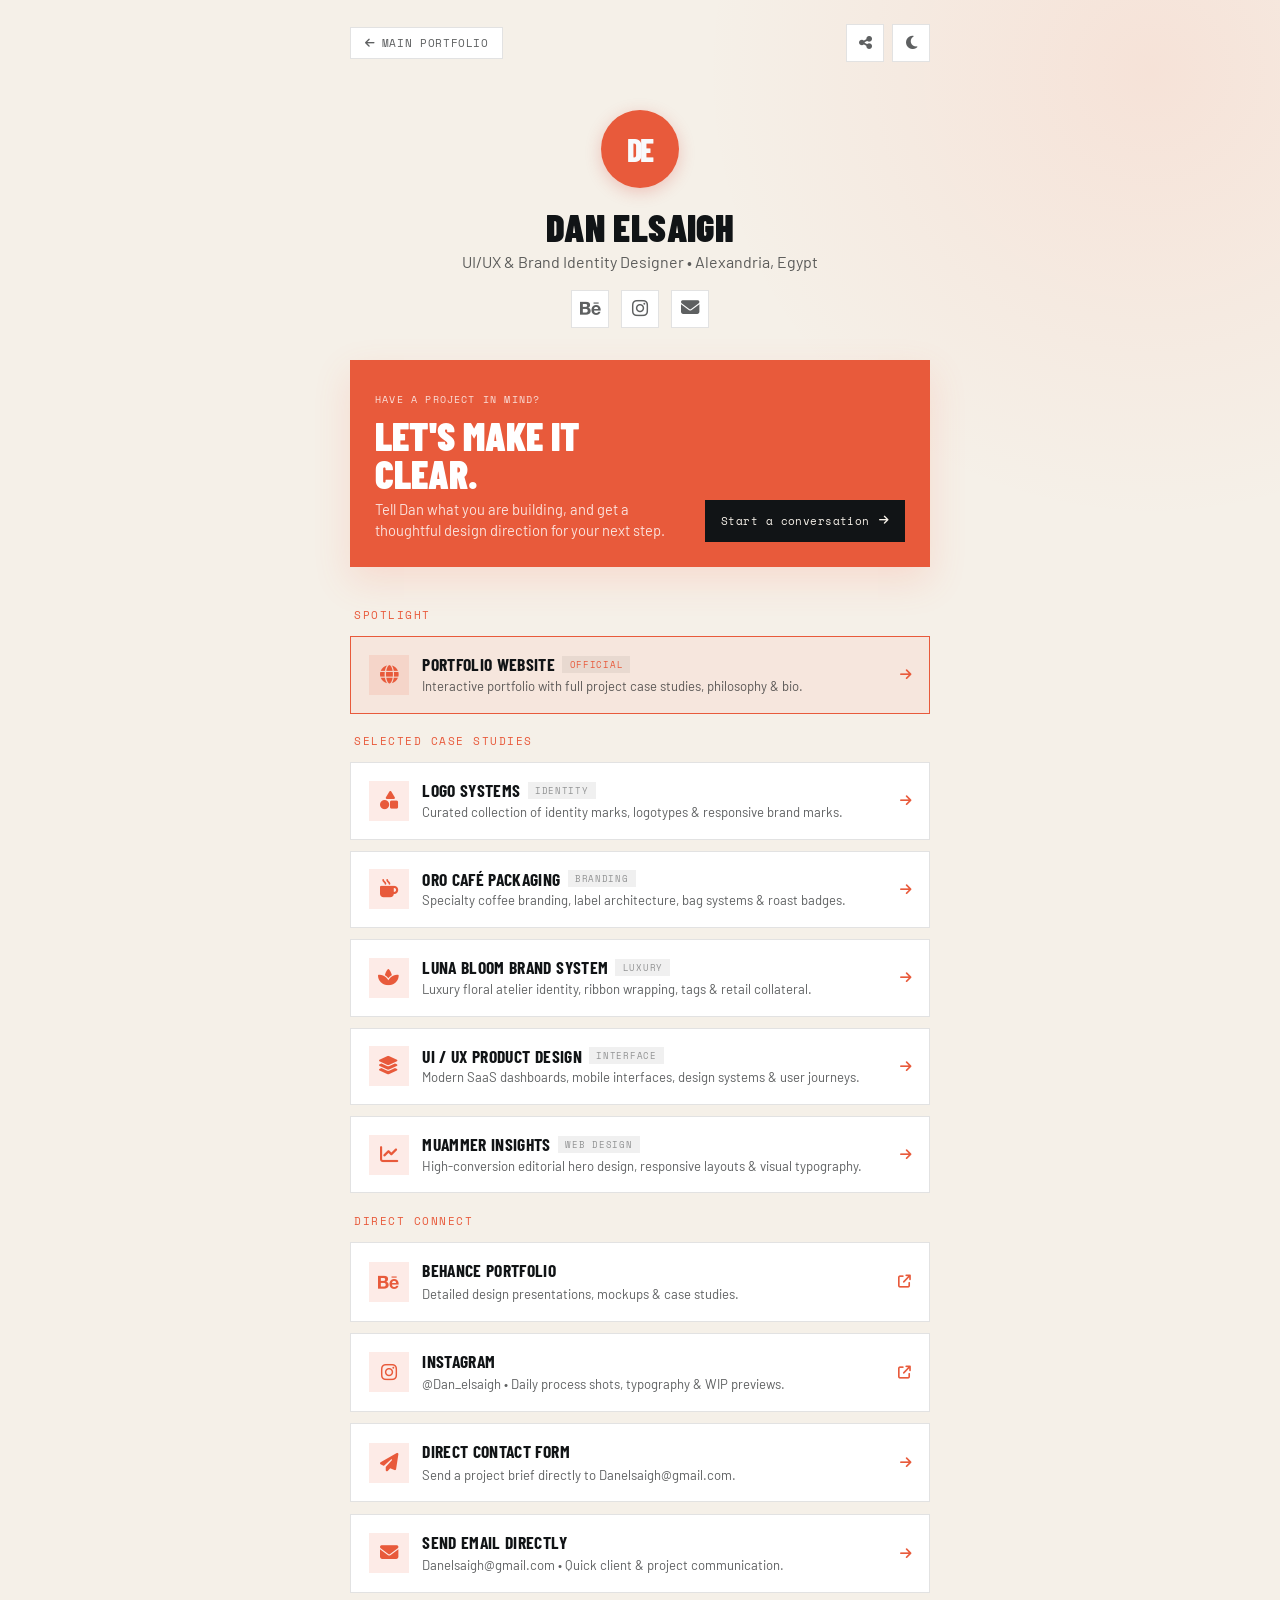
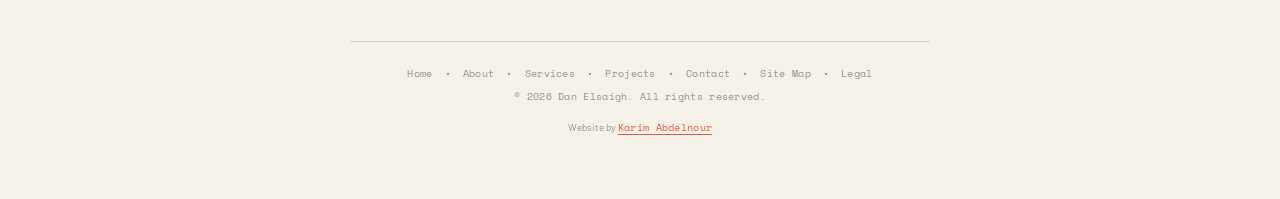
<file: links.html>
<!DOCTYPE html>
<html lang="en">

<head>
  <meta charset="UTF-8">
  <meta name="viewport" content="width=device-width, initial-scale=1.0, viewport-fit=cover">

  <title>Dan Elsaigh — Links Hub</title>
  <meta name="description"
    content="Quick links to Dan Elsaigh's portfolio, brand identity systems, UI/UX design case studies, and contact info.">
  <link rel="canonical" href="https://danelsaigh.github.io/website/links.html" />
  <meta name="author" content="Dan Elsaigh">
  <link rel="icon" type="image/svg+xml" href="favicon.svg" />

  <!-- Open Graph / Meta -->
  <meta property="og:type" content="website" />
  <meta property="og:title" content="Dan Elsaigh — Links Hub" />
  <meta property="og:description" content="Quick links to Dan Elsaigh's portfolio, brand identity systems, and case studies." />
  <meta property="og:url" content="https://danelsaigh.github.io/website/links.html" />
  <meta property="og:site_name" content="Dan Elsaigh Design" />
  <meta name="twitter:card" content="summary" />
  <script type="application/ld+json">
  {
    "@context": "https://schema.org",
    "@type": "ProfilePage",
    "name": "Dan Elsaigh Links Hub",
    "description": "Portfolio, case studies, social profiles, and contact links for Dan Elsaigh.",
    "url": "https://danelsaigh.github.io/website/links.html",
    "mainEntity": {
      "@type": "Person",
      "name": "Dan Elsaigh",
      "jobTitle": "UI/UX and Brand Identity Designer",
      "url": "https://danelsaigh.github.io/website/"
    }
  }
  </script>

  <!-- Theme Script -->
  <script src="theme.js"></script>

  <!-- Typography -->
  <link rel="preconnect" href="https://fonts.googleapis.com">
  <link rel="preconnect" href="https://fonts.gstatic.com" crossorigin>
  <link href="https://fonts.googleapis.com/css2?family=Barlow:wght@400;500;600&family=Barlow+Condensed:wght@700;900&family=Space+Mono:wght@400;700&display=swap" rel="stylesheet">

  <!-- Icons: Font Awesome 6 -->
  <link rel="stylesheet" href="https://cdnjs.cloudflare.com/ajax/libs/font-awesome/6.5.1/css/all.min.css">

  <!-- Stylesheet -->
  <link rel="stylesheet" href="links.css">

  <!-- Offline Client-Side QR Generator -->
  <script src="qr.js"></script>
</head>

<body>

  <div class="container">

    <!-- Top Navigation -->
    <header class="top-nav">
      <a href="index.html" class="nav-link">
        <i class="fa-solid fa-arrow-left"></i>
        <span>Main Portfolio</span>
      </a>

      <div class="nav-buttons">
        <button type="button" class="icon-btn" id="btn-share" aria-label="Share page" title="Share page">
          <i class="fa-solid fa-share-nodes"></i>
        </button>
        <button type="button" class="icon-btn" id="btn-theme" aria-label="Toggle theme" title="Toggle theme">
          <i class="fa-solid fa-moon"></i>
        </button>
      </div>
    </header>

    <!-- Clean Profile Header -->
    <section class="profile">
      <div class="avatar" style="background: linear-gradient(135deg, #1f2937, #111827); border: 2px solid rgba(214,59,47,0.4); display: flex; align-items: center; justify-content: center; box-shadow: 0 4px 16px rgba(214,59,47,0.25);">
        <span style="font-size: 1.6rem; font-weight: 800; color: #f8fafc; letter-spacing: -0.05em; font-family: 'Inter', sans-serif;">DE</span>
      </div>

      <h1 class="name">Dan Elsaigh</h1>
      <p class="bio">UI/UX &amp; Brand Identity Designer &bull; Alexandria, Egypt</p>

      <!-- Understated Social Links -->
      <div class="social-row" aria-label="Social Profiles">
        <a href="https://www.behance.net/dannfincher" target="_blank" rel="noopener noreferrer" class="social-link"
          title="Behance (@dannfincher)" aria-label="Behance">
          <i class="fa-brands fa-behance"></i>
        </a>
        <a href="https://instagram.com/Dan_elsaigh" target="_blank" rel="noopener noreferrer" class="social-link"
          title="Instagram (@Dan_elsaigh)" aria-label="Instagram">
          <i class="fa-brands fa-instagram"></i>
        </a>
        <a href="mailto:Danelsaigh@gmail.com" class="social-link" title="Email Dan" aria-label="Email">
          <i class="fa-solid fa-envelope"></i>
        </a>
      </div>
    </section>

    <section class="conversion-card" aria-label="Start a project">
      <div>
        <span class="conversion-kicker">HAVE A PROJECT IN MIND?</span>
        <h2>Let's make it clear.</h2>
        <p>Tell Dan what you are building, and get a thoughtful design direction for your next step.</p>
      </div>
      <a href="contact.html" class="conversion-button">Start a conversation <i class="fa-solid fa-arrow-right" aria-hidden="true"></i></a>
    </section>

    <!-- Links List -->
    <main class="links-list">

      <!-- Spotlight -->
      <div class="section-title">Spotlight</div>

      <a href="index.html" class="card card-spotlight">
        <div class="card-icon icon-emerald">
          <i class="fa-solid fa-globe"></i>
        </div>
        <div class="card-body">
          <div class="card-title-row">
            <span class="card-title">Portfolio Website</span>
            <span class="card-tag tag-beta">Official</span>
          </div>
          <p class="card-desc">Interactive portfolio with full project case studies, philosophy &amp; bio.</p>
        </div>
        <i class="fa-solid fa-arrow-right card-arrow" aria-hidden="true"></i>
      </a>

      <!-- Selected Work -->
      <div class="section-title">Selected Case Studies</div>

      <a href="index.html#proj-logos" class="card">
        <div class="card-icon icon-amber">
          <i class="fa-solid fa-shapes"></i>
        </div>
        <div class="card-body">
          <div class="card-title-row">
            <span class="card-title">Logo Systems</span>
            <span class="card-tag">Identity</span>
          </div>
          <p class="card-desc">Curated collection of identity marks, logotypes &amp; responsive brand marks.</p>
        </div>
        <i class="fa-solid fa-arrow-right card-arrow" aria-hidden="true"></i>
      </a>

      <a href="index.html#proj-oro" class="card">
        <div class="card-icon icon-purple">
          <i class="fa-solid fa-mug-hot"></i>
        </div>
        <div class="card-body">
          <div class="card-title-row">
            <span class="card-title">ORO Caf&eacute; Packaging</span>
            <span class="card-tag">Branding</span>
          </div>
          <p class="card-desc">Specialty coffee branding, label architecture, bag systems &amp; roast badges.</p>
        </div>
        <i class="fa-solid fa-arrow-right card-arrow" aria-hidden="true"></i>
      </a>

      <a href="index.html#proj-luna" class="card">
        <div class="card-icon icon-pink">
          <i class="fa-solid fa-spa"></i>
        </div>
        <div class="card-body">
          <div class="card-title-row">
            <span class="card-title">Luna Bloom Brand System</span>
            <span class="card-tag">Luxury</span>
          </div>
          <p class="card-desc">Luxury floral atelier identity, ribbon wrapping, tags &amp; retail collateral.</p>
        </div>
        <i class="fa-solid fa-arrow-right card-arrow" aria-hidden="true"></i>
      </a>

      <a href="index.html#proj-uiux" class="card">
        <div class="card-icon icon-blue">
          <i class="fa-solid fa-layer-group"></i>
        </div>
        <div class="card-body">
          <div class="card-title-row">
            <span class="card-title">UI / UX Product Design</span>
            <span class="card-tag">Interface</span>
          </div>
          <p class="card-desc">Modern SaaS dashboards, mobile interfaces, design systems &amp; user journeys.</p>
        </div>
        <i class="fa-solid fa-arrow-right card-arrow" aria-hidden="true"></i>
      </a>

      <a href="index.html#proj-muammer" class="card">
        <div class="card-icon icon-cyan">
          <i class="fa-solid fa-chart-line"></i>
        </div>
        <div class="card-body">
          <div class="card-title-row">
            <span class="card-title">Muammer Insights</span>
            <span class="card-tag">Web Design</span>
          </div>
          <p class="card-desc">High-conversion editorial hero design, responsive layouts &amp; visual typography.</p>
        </div>
        <i class="fa-solid fa-arrow-right card-arrow" aria-hidden="true"></i>
      </a>

      <!-- Connect -->
      <div class="section-title">Direct Connect</div>

      <a href="https://www.behance.net/dannfincher" target="_blank" rel="noopener noreferrer" class="card">
        <div class="card-icon icon-blue">
          <i class="fa-brands fa-behance"></i>
        </div>
        <div class="card-body">
          <span class="card-title">Behance Portfolio</span>
          <p class="card-desc">Detailed design presentations, mockups &amp; case studies.</p>
        </div>
        <i class="fa-solid fa-arrow-up-right-from-square card-arrow" aria-hidden="true"></i>
      </a>

      <a href="https://instagram.com/Dan_elsaigh" target="_blank" rel="noopener noreferrer" class="card">
        <div class="card-icon icon-pink">
          <i class="fa-brands fa-instagram"></i>
        </div>
        <div class="card-body">
          <span class="card-title">Instagram</span>
          <p class="card-desc">@Dan_elsaigh &bull; Daily process shots, typography &amp; WIP previews.</p>
        </div>
        <i class="fa-solid fa-arrow-up-right-from-square card-arrow" aria-hidden="true"></i>
      </a>

      <a href="contact.html" class="card">
        <div class="card-icon icon-emerald">
          <i class="fa-solid fa-paper-plane"></i>
        </div>
        <div class="card-body">
          <span class="card-title">Direct Contact Form</span>
          <p class="card-desc">Send a project brief directly to Danelsaigh@gmail.com.</p>
        </div>
        <i class="fa-solid fa-arrow-right card-arrow" aria-hidden="true"></i>
      </a>

      <a href="mailto:Danelsaigh@gmail.com" class="card">
        <div class="card-icon icon-cyan">
          <i class="fa-solid fa-envelope"></i>
        </div>
        <div class="card-body">
          <span class="card-title">Send Email Directly</span>
          <p class="card-desc">Danelsaigh@gmail.com &bull; Quick client &amp; project communication.</p>
        </div>
        <i class="fa-solid fa-arrow-right card-arrow" aria-hidden="true"></i>
      </a>

    </main>

    <!-- Footer -->
    <footer class="footer">
      <div class="footer-nav">
        <a href="index.html#home">Home</a>
        <span>&bull;</span>
        <a href="index.html#about">About</a>
        <span>&bull;</span>
        <a href="services.html">Services</a>
        <span>&bull;</span>
        <a href="index.html#work">Projects</a>
        <span>&bull;</span>
        <a href="contact.html">Contact</a>
        <span>&bull;</span>
        <a href="sitemap.html">Site Map</a>
        <span>&bull;</span>
        <a href="legal.html">Legal</a>
      </div>
      <p>&copy; 2026 Dan Elsaigh. All rights reserved.</p>
      <p class="site-credit">Website by <a href="https://karimuq.github.io/website/" target="_blank" rel="noopener noreferrer">Karim Abdelnour</a></p>
    </footer>

  </div>

  <!-- Minimal Share Dialog -->
  <div class="modal-overlay" id="share-modal" role="dialog" aria-modal="true" aria-labelledby="share-title">
    <div class="modal-card">
      <button type="button" class="modal-close" id="btn-close-modal" aria-label="Close dialog">
        <i class="fa-solid fa-xmark"></i>
      </button>
      <h3 id="share-title" style="font-size: 1.15rem; font-weight: 700; margin-bottom: 0.25rem;">Share Page</h3>
      <p style="font-size: 0.8rem; color: var(--text-secondary);">Scan QR code or copy the link below</p>

      <div class="qr-box" id="qr-target"></div>

      <div style="display: flex; gap: 0.5rem; margin-bottom: 0.75rem;">
        <input type="text" id="share-url" readonly value=""
          style="flex: 1; padding: 0.55rem 0.75rem; border-radius: 8px; border: 1px solid var(--card-border); background: var(--bg-color); color: var(--text-primary); font-size: 0.82rem;">
        <button type="button" class="btn-primary" id="btn-copy">
          <i class="fa-solid fa-copy"></i>
        </button>
      </div>

      <button type="button" class="btn-primary" id="btn-native-share" style="width: 100%; justify-content: center;">
        <i class="fa-solid fa-share-nodes"></i> Share via Device...
      </button>
    </div>
  </div>

  <!-- Toast Notice -->
  <div class="toast" id="toast-el" role="status" aria-live="polite">
    <span id="toast-text"></span>
  </div>

  <script>
    (function () {
      'use strict';

      // Theme toggle
      const btnTheme = document.getElementById('btn-theme');
      function syncTheme() {
        const isDark = document.documentElement.getAttribute('data-theme') !== 'light';
        if (btnTheme) {
          btnTheme.innerHTML = isDark
            ? '<i class="fa-solid fa-sun" style="color: #fbbf24;"></i>'
            : '<i class="fa-solid fa-moon"></i>';
        }
      }
      syncTheme();

      if (btnTheme) {
        btnTheme.addEventListener('click', function () {
          const current = document.documentElement.getAttribute('data-theme') || 'dark';
          const next = (current === 'light') ? 'dark' : 'light';
          document.documentElement.setAttribute('data-theme', next);
          localStorage.setItem('theme', next);
          syncTheme();
          showToast(`Switched to ${next} mode`);
        });
      }

      // Toast feedback
      const toastEl = document.getElementById('toast-el');
      const toastText = document.getElementById('toast-text');
      let timer = null;

      function showToast(msg) {
        if (!toastEl) return;
        toastText.textContent = msg;
        toastEl.classList.add('show');
        clearTimeout(timer);
        timer = setTimeout(() => toastEl.classList.remove('show'), 2200);
      }

      // Share modal
      const modal = document.getElementById('share-modal');
      const btnShare = document.getElementById('btn-share');
      const btnClose = document.getElementById('btn-close-modal');
      const btnCopy = document.getElementById('btn-copy');
      const btnNativeShare = document.getElementById('btn-native-share');
      const qrTarget = document.getElementById('qr-target');

      const canonicalUrl = 'https://danelsaigh.github.io/website/links.html';
      const isPublicHost = window.location.hostname && !window.location.hostname.includes('localhost') && !window.location.hostname.includes('127.0.0.1');
      const shareUrl = (isPublicHost && (window.location.protocol === 'http:' || window.location.protocol === 'https:'))
        ? window.location.href.split('#')[0].split('?')[0]
        : canonicalUrl;

      const shareInput = document.getElementById('share-url');
      if (shareInput) {
        shareInput.value = shareUrl;
      }

      if (btnShare && modal) {
        btnShare.addEventListener('click', function () {
          if (window.ClientQR && qrTarget) {
            window.ClientQR.render(shareUrl, qrTarget, { colorDark: '#0f172a', colorLight: '#ffffff' });
          }
          modal.classList.add('active');
        });
      }

      if (btnClose && modal) {
        btnClose.addEventListener('click', function () {
          modal.classList.remove('active');
        });
      }

      if (modal) {
        modal.addEventListener('click', function (e) {
          if (e.target === modal) {
            modal.classList.remove('active');
          }
        });
      }

      if (btnCopy) {
        btnCopy.addEventListener('click', function () {
          if (navigator.clipboard && navigator.clipboard.writeText) {
            navigator.clipboard.writeText(shareUrl).then(() => {
              showToast('Link copied to clipboard!');
              if (modal) modal.classList.remove('active');
            }).catch(() => {
              showToast('Link copied!');
            });
          } else {
            showToast('Link copied!');
          }
        });
      }

      if (btnNativeShare) {
        btnNativeShare.addEventListener('click', function () {
          if (navigator.share) {
            navigator.share({
              title: 'Dan Elsaigh — Links',
              text: 'UI/UX & Brand Identity Designer based in Alexandria, Egypt',
              url: shareUrl
            }).catch(() => {});
          } else {
            if (navigator.clipboard) {
              navigator.clipboard.writeText(shareUrl);
              showToast('Link copied to clipboard!');
            }
          }
        });
      }
    })();
  </script>
</body>
</html>
</file>
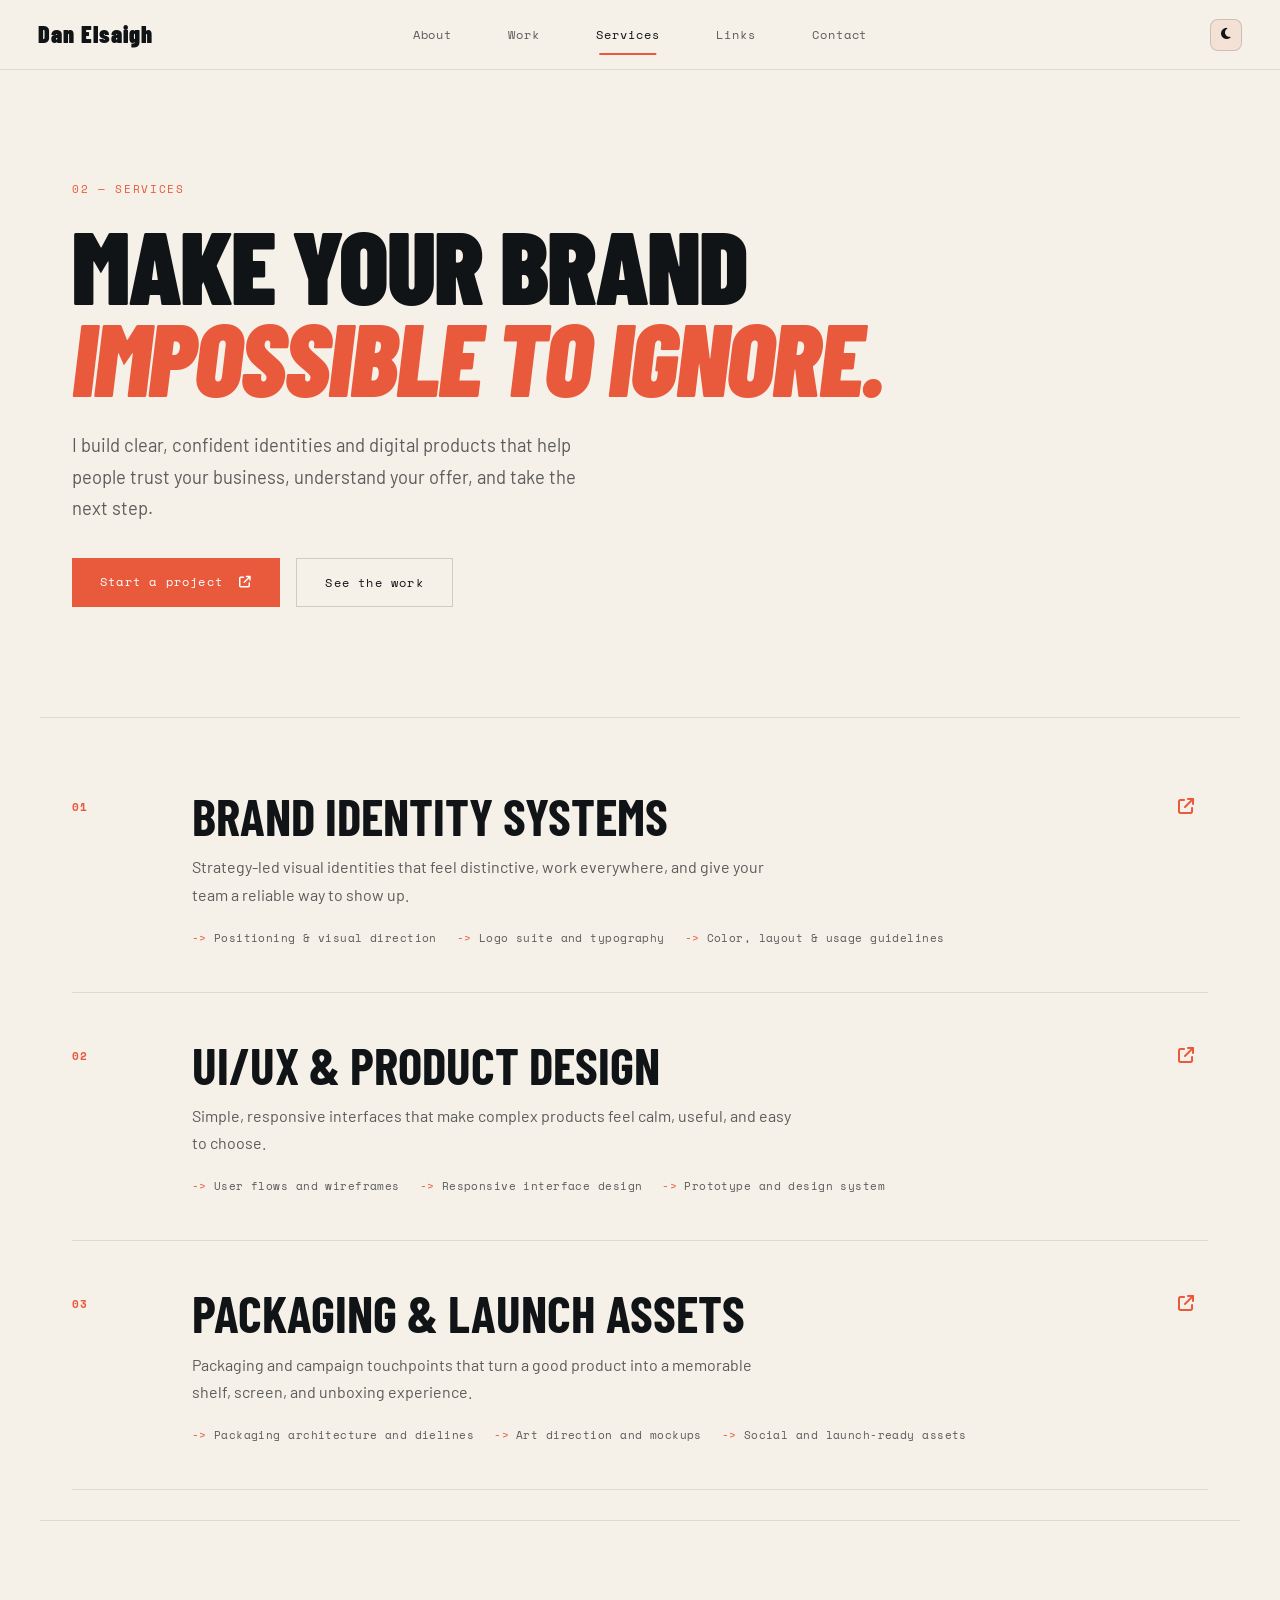
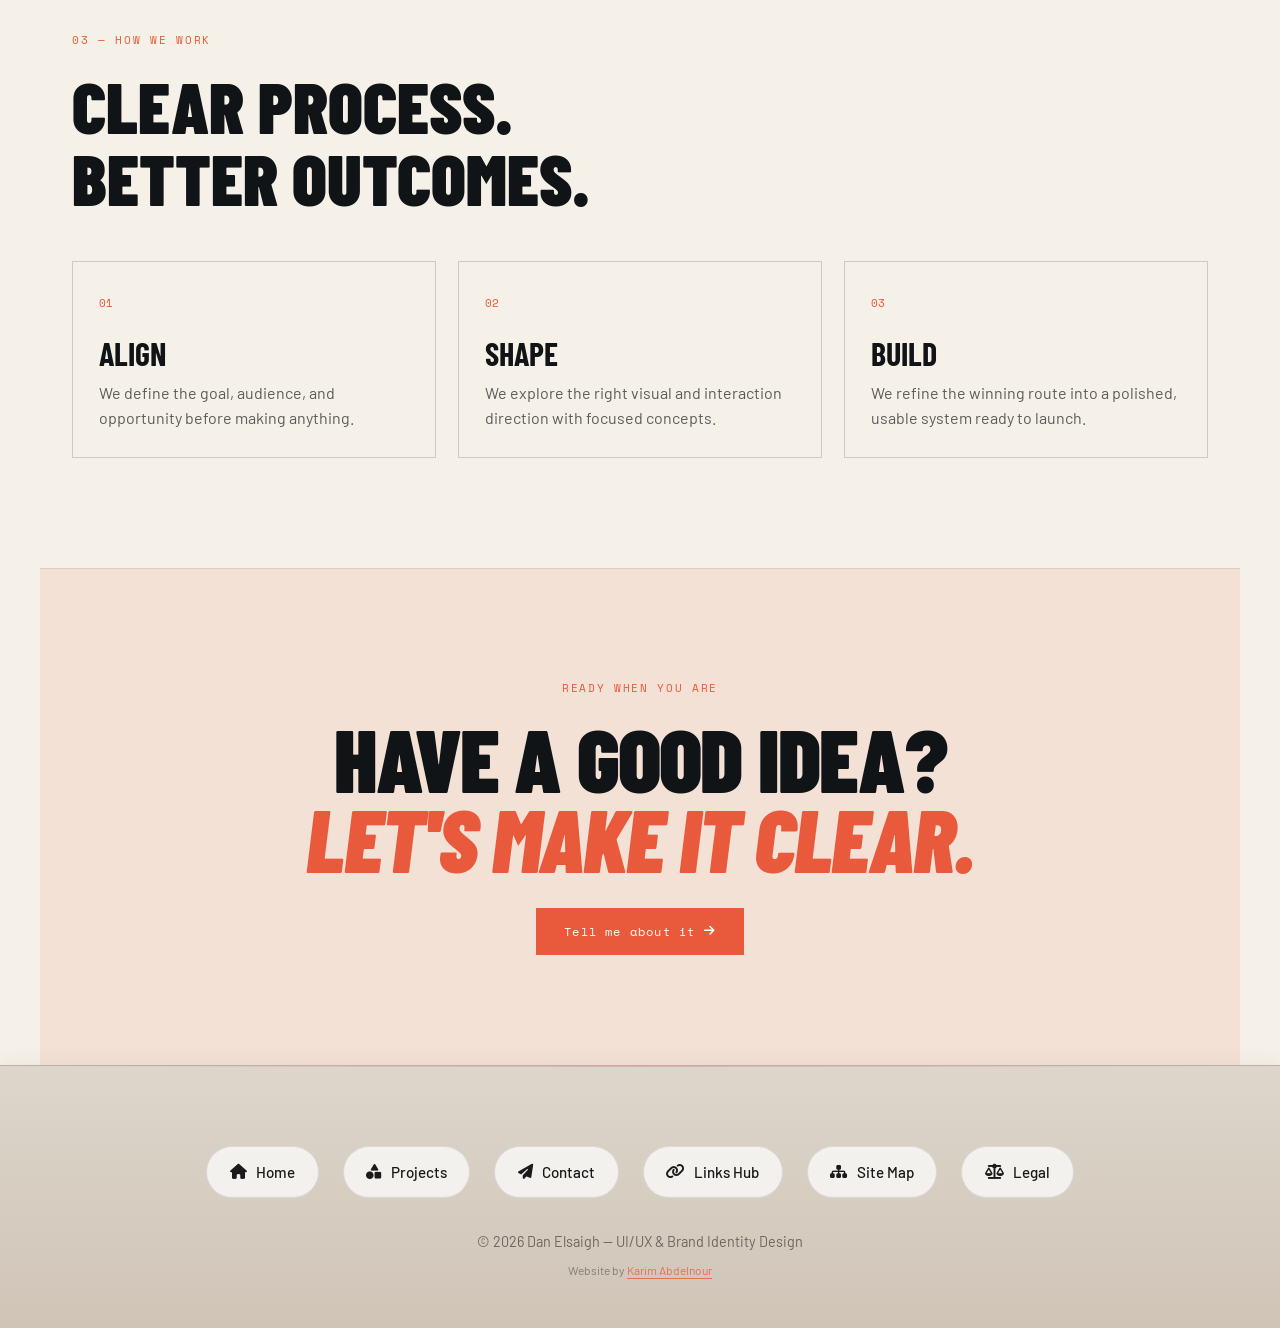
<file: services.html>
<!DOCTYPE html>
<html lang="en">
<head>
  <meta charset="UTF-8" />
  <meta name="viewport" content="width=device-width, initial-scale=1.0" />
  <title>Services — Dan Elsaigh | UI/UX &amp; Brand Designer</title>
  <meta name="description" content="Brand identity, packaging, and UI/UX design services by Dan Elsaigh for ambitious brands ready to grow." />
  <link rel="canonical" href="https://danelsaigh.github.io/website/services.html" />
  <meta property="og:type" content="website" />
  <meta property="og:title" content="Design Services — Dan Elsaigh" />
  <meta property="og:description" content="Brand identity, packaging, and UI/UX product design services by Dan Elsaigh." />
  <meta property="og:url" content="https://danelsaigh.github.io/website/services.html" />
  <meta property="og:site_name" content="Dan Elsaigh Design" />
  <meta name="twitter:card" content="summary" />
  <script type="application/ld+json">
  {
    "@context": "https://schema.org",
    "@type": "Service",
    "@id": "https://danelsaigh.github.io/website/services.html#services",
    "name": "Design Services by Dan Elsaigh",
    "description": "Brand identity systems, UI/UX product design, packaging, and launch assets.",
    "url": "https://danelsaigh.github.io/website/services.html",
    "provider": {
      "@type": "Person",
      "name": "Dan Elsaigh",
      "url": "https://danelsaigh.github.io/website/"
    },
    "areaServed": "Worldwide",
    "serviceType": ["Brand identity design", "UI/UX design", "Packaging design"]
  }
  </script>
  <link rel="icon" type="image/svg+xml" href="favicon.svg" />
  <script src="theme.js"></script>
  <link rel="preconnect" href="https://fonts.googleapis.com" />
  <link rel="preconnect" href="https://fonts.gstatic.com" crossorigin />
  <link href="https://fonts.googleapis.com/css2?family=Barlow+Condensed:ital,wght@0,700;0,900;1,900&family=Barlow:wght@400;500;600&family=Space+Mono:wght@400;700&display=swap" rel="stylesheet" />
  <link rel="stylesheet" href="https://cdnjs.cloudflare.com/ajax/libs/font-awesome/6.5.1/css/all.min.css" />
  <link rel="stylesheet" href="style.css" />
</head>
<body>
  <header>
    <div class="header-content">
      <div class="header-left"><a href="index.html#home" class="site-name">Dan Elsaigh</a></div>
      <button class="hamburger" id="hamburger" aria-label="Toggle navigation menu"><span></span><span></span><span></span></button>
      <nav id="main-nav">
        <a href="index.html#about">About</a>
        <a href="index.html#work">Work</a>
        <a href="services.html" class="active">Services</a>
        <a href="links.html">Links</a>
        <a href="contact.html">Contact</a>
      </nav>
    </div>
  </header>

  <main class="services-page">
    <section class="services-hero">
      <div class="section-label"><span class="red">02 — SERVICES</span></div>
      <h1>Make your brand<br /><em>impossible to ignore.</em></h1>
      <p>I build clear, confident identities and digital products that help people trust your business, understand your offer, and take the next step.</p>
      <div class="hero-actions">
        <a href="contact.html" class="btn btn-primary">Start a project <i class="fa-solid fa-arrow-up-right-from-square"></i></a>
        <a href="index.html#work" class="btn btn-ghost">See the work</a>
      </div>
    </section>

    <section class="service-list" aria-label="Design services">
      <article class="service-row">
        <div class="service-number">01</div>
        <div>
          <h2>Brand identity systems</h2>
          <p>Strategy-led visual identities that feel distinctive, work everywhere, and give your team a reliable way to show up.</p>
          <ul><li>Positioning &amp; visual direction</li><li>Logo suite and typography</li><li>Color, layout &amp; usage guidelines</li></ul>
        </div>
        <i class="fa-solid fa-arrow-up-right-from-square service-arrow"></i>
      </article>
      <article class="service-row">
        <div class="service-number">02</div>
        <div>
          <h2>UI/UX &amp; product design</h2>
          <p>Simple, responsive interfaces that make complex products feel calm, useful, and easy to choose.</p>
          <ul><li>User flows and wireframes</li><li>Responsive interface design</li><li>Prototype and design system</li></ul>
        </div>
        <i class="fa-solid fa-arrow-up-right-from-square service-arrow"></i>
      </article>
      <article class="service-row">
        <div class="service-number">03</div>
        <div>
          <h2>Packaging &amp; launch assets</h2>
          <p>Packaging and campaign touchpoints that turn a good product into a memorable shelf, screen, and unboxing experience.</p>
          <ul><li>Packaging architecture and dielines</li><li>Art direction and mockups</li><li>Social and launch-ready assets</li></ul>
        </div>
        <i class="fa-solid fa-arrow-up-right-from-square service-arrow"></i>
      </article>
    </section>

    <section class="services-process">
      <div class="section-label"><span class="red">03 — HOW WE WORK</span></div>
      <h2 class="section-title">Clear process.<br />Better outcomes.</h2>
      <div class="process-grid">
        <div><span>01</span><h3>Align</h3><p>We define the goal, audience, and opportunity before making anything.</p></div>
        <div><span>02</span><h3>Shape</h3><p>We explore the right visual and interaction direction with focused concepts.</p></div>
        <div><span>03</span><h3>Build</h3><p>We refine the winning route into a polished, usable system ready to launch.</p></div>
      </div>
    </section>

    <section class="services-cta">
      <p class="section-label"><span class="red">READY WHEN YOU ARE</span></p>
      <h2>Have a good idea?<br /><em>Let's make it clear.</em></h2>
      <a href="contact.html" class="btn btn-primary">Tell me about it <i class="fa-solid fa-arrow-right"></i></a>
    </section>
  </main>

  <footer>
    <div class="footer-links">
      <a href="index.html"><i class="fa-solid fa-house"></i> Home</a>
      <a href="index.html#work"><i class="fa-solid fa-shapes"></i> Projects</a>
      <a href="contact.html"><i class="fa-solid fa-paper-plane"></i> Contact</a>
      <a href="links.html"><i class="fa-solid fa-link"></i> Links Hub</a>
      <a href="sitemap.html"><i class="fa-solid fa-sitemap"></i> Site Map</a>
      <a href="legal.html"><i class="fa-solid fa-scale-balanced"></i> Legal</a>
    </div>
    <div class="footer-copyright">
      <p>&copy; 2026 Dan Elsaigh &mdash; UI/UX &amp; Brand Identity Design</p>
      <p class="site-credit">Website by <a href="https://karimuq.github.io/website/" target="_blank" rel="noopener noreferrer">Karim Abdelnour</a></p>
    </div>
  </footer>
  <script src="script.js"></script>
</body>
</html>
</file>
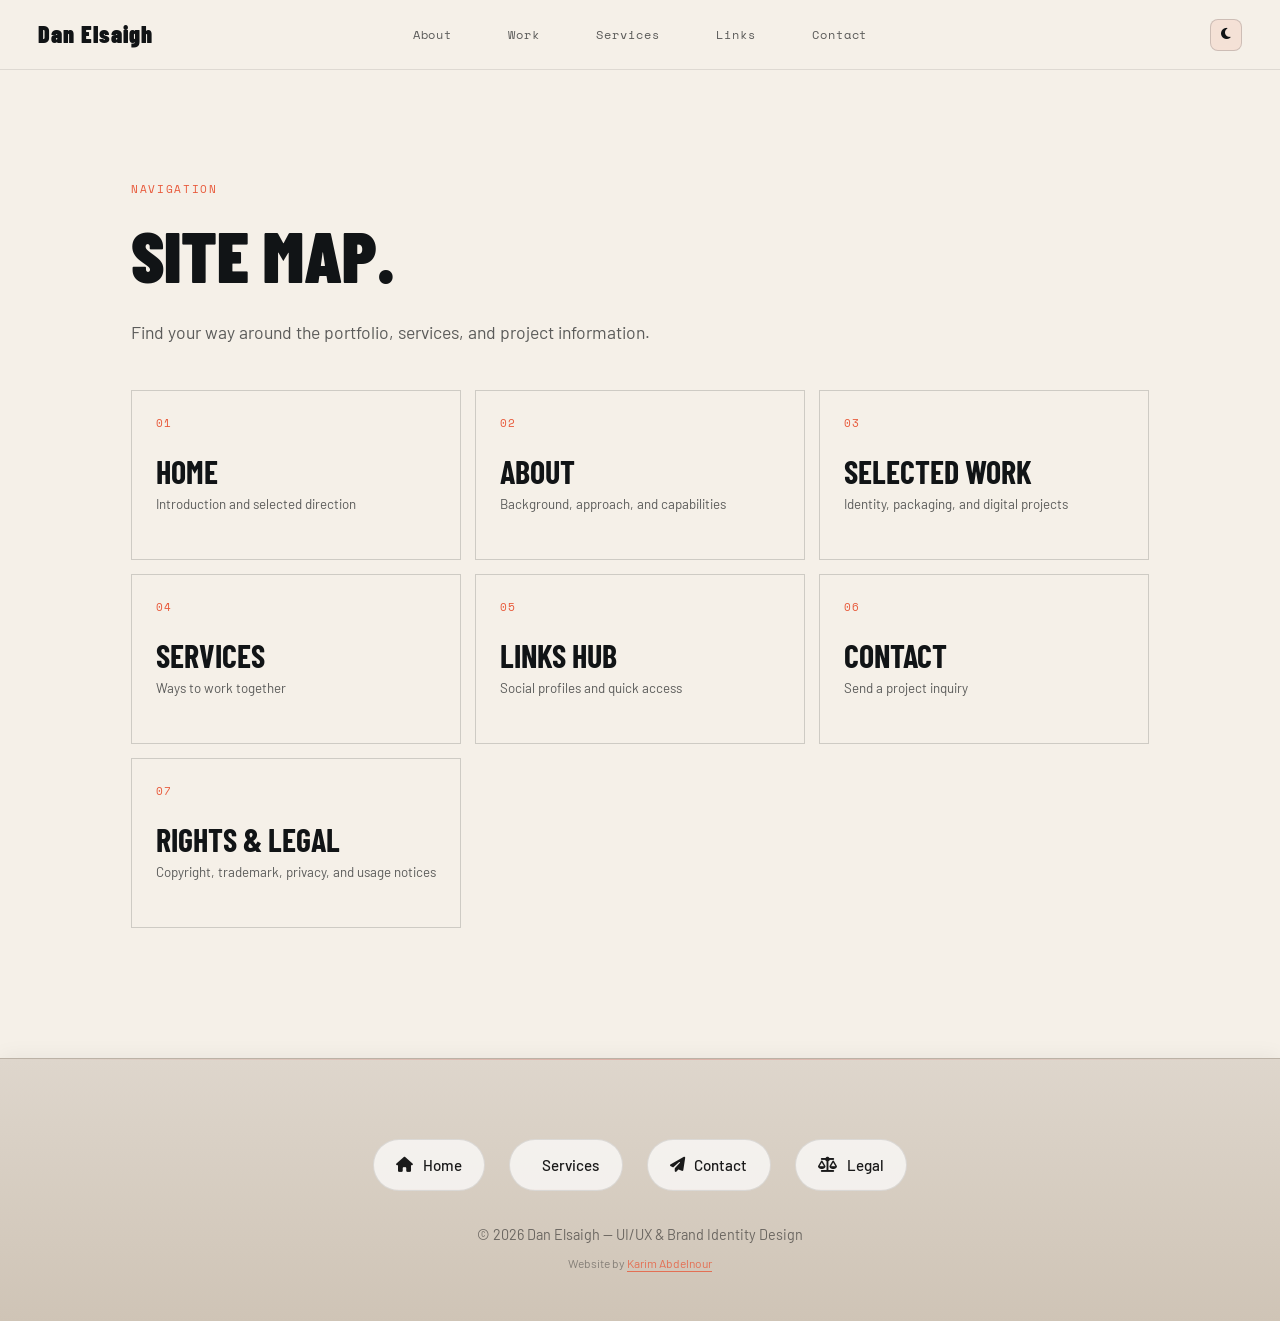
<file: sitemap.html>
<!DOCTYPE html>
<html lang="en">
<head>
  <meta charset="UTF-8" />
  <meta name="viewport" content="width=device-width, initial-scale=1.0" />
  <title>Site Map — Dan Elsaigh</title>
  <meta name="description" content="Explore the Dan Elsaigh portfolio, services, selected work, links, and contact pages." />
  <link rel="canonical" href="https://danelsaigh.github.io/website/sitemap.html" />
  <meta property="og:type" content="website" />
  <meta property="og:title" content="Site Map — Dan Elsaigh" />
  <meta property="og:description" content="Navigate the Dan Elsaigh design portfolio, services, work, and contact pages." />
  <meta property="og:url" content="https://danelsaigh.github.io/website/sitemap.html" />
  <link rel="icon" type="image/svg+xml" href="favicon.svg" />
  <script src="theme.js"></script>
  <link rel="preconnect" href="https://fonts.googleapis.com" />
  <link rel="preconnect" href="https://fonts.gstatic.com" crossorigin />
  <link href="https://fonts.googleapis.com/css2?family=Barlow+Condensed:ital,wght@0,700;0,900;1,900&family=Barlow:wght@400;500;600&family=Space+Mono:wght@400;700&display=swap" rel="stylesheet" />
  <link rel="stylesheet" href="https://cdnjs.cloudflare.com/ajax/libs/font-awesome/6.5.1/css/all.min.css" />
  <link rel="stylesheet" href="style.css" />
</head>
<body>
  <header>
    <div class="header-content">
      <div class="header-left"><a href="index.html#home" class="site-name">Dan Elsaigh</a></div>
      <button class="hamburger" id="hamburger" aria-label="Toggle navigation menu"><span></span><span></span><span></span></button>
      <nav id="main-nav">
        <a href="index.html#about">About</a>
        <a href="index.html#work">Work</a>
        <a href="services.html">Services</a>
        <a href="links.html">Links</a>
        <a href="contact.html">Contact</a>
      </nav>
    </div>
  </header>
  <main class="sitemap-page">
    <div class="section-label"><span class="red">NAVIGATION</span></div>
    <h1 class="section-title">Site Map.</h1>
    <p class="sitemap-intro">Find your way around the portfolio, services, and project information.</p>
    <div class="sitemap-grid">
      <a href="index.html#home"><span>01</span><strong>Home</strong><small>Introduction and selected direction</small></a>
      <a href="index.html#about"><span>02</span><strong>About</strong><small>Background, approach, and capabilities</small></a>
      <a href="index.html#work"><span>03</span><strong>Selected Work</strong><small>Identity, packaging, and digital projects</small></a>
      <a href="services.html"><span>04</span><strong>Services</strong><small>Ways to work together</small></a>
      <a href="links.html"><span>05</span><strong>Links Hub</strong><small>Social profiles and quick access</small></a>
      <a href="contact.html"><span>06</span><strong>Contact</strong><small>Send a project inquiry</small></a>
      <a href="legal.html"><span>07</span><strong>Rights &amp; Legal</strong><small>Copyright, trademark, privacy, and usage notices</small></a>
    </div>
  </main>
  <footer>
    <div class="footer-links">
      <a href="index.html"><i class="fa-solid fa-house"></i> Home</a>
      <a href="services.html"><i class="fa-solid fa-sparkles"></i> Services</a>
      <a href="contact.html"><i class="fa-solid fa-paper-plane"></i> Contact</a>
      <a href="legal.html"><i class="fa-solid fa-scale-balanced"></i> Legal</a>
    </div>
    <div class="footer-copyright">
      <p>&copy; 2026 Dan Elsaigh &mdash; UI/UX &amp; Brand Identity Design</p>
      <p class="site-credit">Website by <a href="https://karimuq.github.io/website/" target="_blank" rel="noopener noreferrer">Karim Abdelnour</a></p>
    </div>
  </footer>
  <script src="script.js"></script>
</body>
</html>
</file>
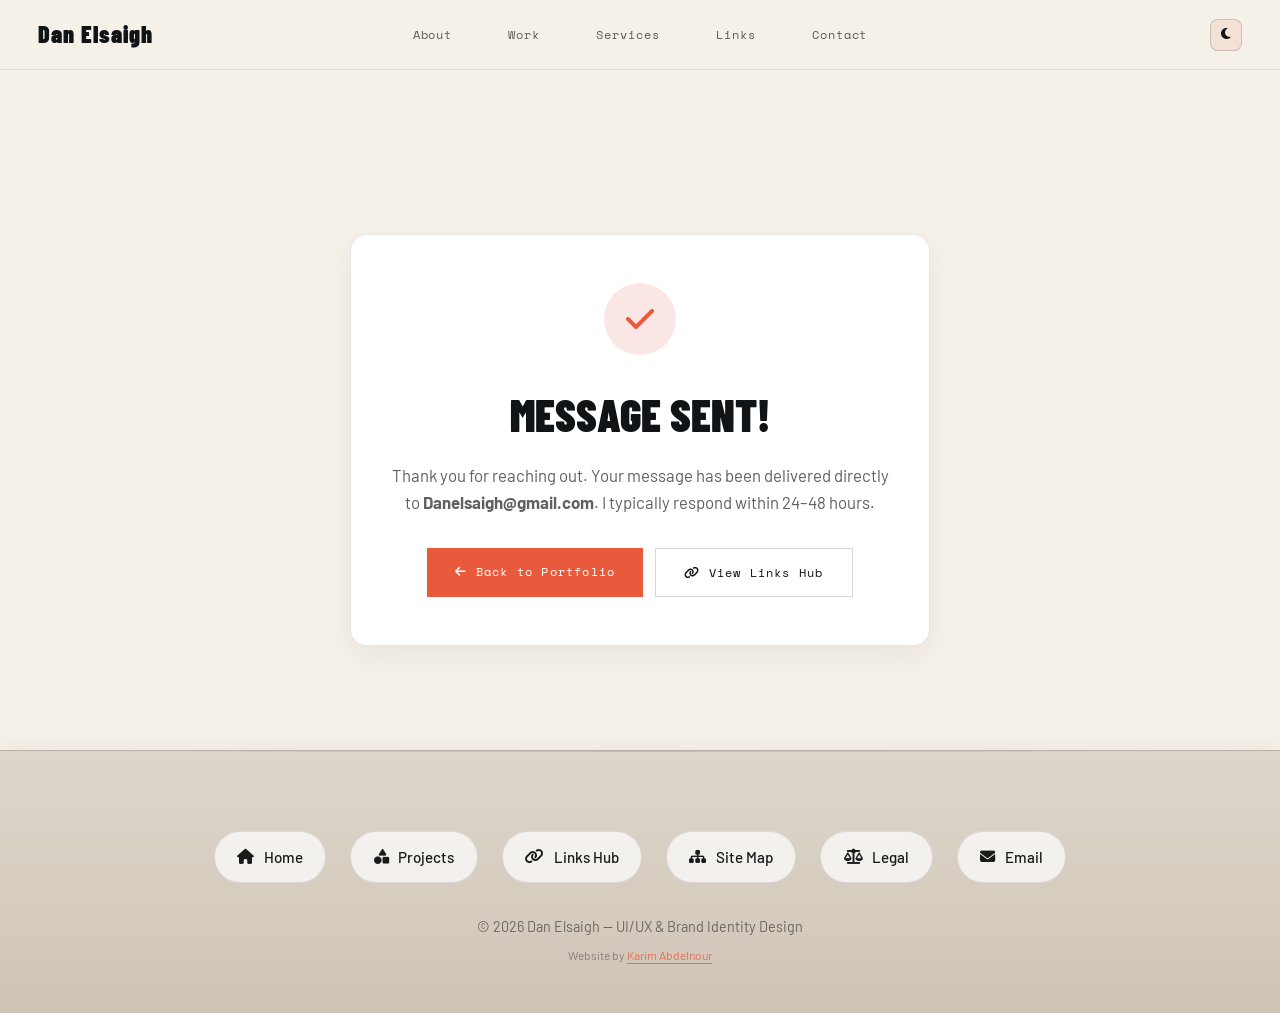
<file: thanks.html>
<!DOCTYPE html>
<html lang="en">
<head>
  <meta charset="UTF-8" />
  <meta name="viewport" content="width=device-width, initial-scale=1.0" />
  <title>Message Received — Dan Elsaigh</title>
  <meta name="description" content="Thank you for reaching out to Dan Elsaigh. Your message has been sent successfully." />
  <meta name="robots" content="noindex, nofollow" />
  <link rel="icon" type="image/svg+xml" href="favicon.svg" />

  <!-- Theme Script -->
  <script src="theme.js"></script>

  <!-- Typography & Icons -->
  <link rel="preconnect" href="https://fonts.googleapis.com" />
  <link rel="preconnect" href="https://fonts.gstatic.com" crossorigin />
  <link href="https://fonts.googleapis.com/css2?family=Barlow+Condensed:ital,wght@0,700;0,900;1,900&family=Barlow:wght@400;500;600&family=Space+Mono:wght@400;700&display=swap" rel="stylesheet" />
  <link rel="stylesheet" href="https://cdnjs.cloudflare.com/ajax/libs/font-awesome/6.5.1/css/all.min.css" />
  <link rel="stylesheet" href="style.css" />
</head>
<body>

  <!-- FIXED HEADER -->
  <header>
    <div class="header-content">
      <div class="header-left">
        <a href="index.html#home" class="site-name">Dan Elsaigh</a>
      </div>
      <button class="hamburger" id="hamburger" aria-label="Toggle navigation menu">
        <span></span><span></span><span></span>
      </button>
      <nav id="main-nav">
        <a href="index.html#about">About</a>
        <a href="index.html#work">Work</a>
        <a href="services.html">Services</a>
        <a href="links.html">Links</a>
        <a href="contact.html">Contact</a>
      </nav>
    </div>
  </header>

  <!-- THANK YOU SECTION -->
  <main class="thanks-container">
    <div class="thanks-card">
      <div class="thanks-icon">
        <i class="fa-solid fa-check"></i>
      </div>
      <h1>Message Sent!</h1>
      <p>Thank you for reaching out. Your message has been delivered directly to <strong>Danelsaigh@gmail.com</strong>. I typically respond within 24–48 hours.</p>
      <div style="display: flex; gap: 12px; justify-content: center; flex-wrap: wrap;">
        <a href="index.html" class="btn btn-primary"><i class="fa-solid fa-arrow-left"></i> Back to Portfolio</a>
        <a href="links.html" class="btn btn-ghost"><i class="fa-solid fa-link"></i> View Links Hub</a>
      </div>
    </div>
  </main>

  <!-- FOOTER -->
  <footer>
    <div class="footer-links">
      <a href="index.html#home">
        <i class="fa-solid fa-house"></i> Home
      </a>
      <a href="index.html#work">
        <i class="fa-solid fa-shapes"></i> Projects
      </a>
      <a href="links.html">
        <i class="fa-solid fa-link"></i> Links Hub
      </a>
      <a href="sitemap.html">
        <i class="fa-solid fa-sitemap"></i> Site Map
      </a>
      <a href="legal.html">
        <i class="fa-solid fa-scale-balanced"></i> Legal
      </a>
      <a href="mailto:Danelsaigh@gmail.com">
        <i class="fa-solid fa-envelope"></i> Email
      </a>
    </div>
    <div class="footer-copyright">
      <p>&copy; 2026 Dan Elsaigh &mdash; UI/UX &amp; Brand Identity Design</p>
      <p class="site-credit">Website by <a href="https://karimuq.github.io/website/" target="_blank" rel="noopener noreferrer">Karim Abdelnour</a></p>
    </div>
  </footer>

  <script src="script.js"></script>
</body>
</html>
</file>
<file: style.css>
/* ===== CSS VARIABLES ===== */
:root {
  --bg-primary: #080808;
  --header-bg: rgba(8,8,8,0.92);
  --text-primary: #e8e0d5;
  --text-secondary: rgba(232,224,213,0.65);
  --border-strong: rgba(255,255,255,0.08);
  --border-color: rgba(255,255,255,0.12);
  --accent: #d63b2f;
  --accent-hover: #b82e22;
  --accent-soft: rgba(214,59,47,0.1);
  --accent-soft-hover: rgba(214,59,47,0.2);
}

/* Portfolio asset library */
.asset-image {
  display: block;
  width: 100%;
  max-width: 100%;
  height: auto;
  object-fit: contain;
  background: #f4f1ed;
}

.asset-image--dark {
  background: #0c0c0c;
}

.asset-image--wide {
  min-height: 180px;
}

.asset-image--feature {
  max-height: 680px;
  min-height: 0;
  object-fit: contain;
  background: var(--bg-primary);
}

.asset-strip,
.asset-gallery {
  display: grid;
  gap: 14px;
  margin-top: 14px;
}

.asset-strip--four {
  grid-template-columns: repeat(4, 1fr);
}

.asset-gallery--oro {
  grid-template-columns: repeat(4, 1fr);
}

.asset-gallery--luna {
  grid-template-columns: repeat(2, 1fr);
}

.asset-gallery--luna .asset-image--wide {
  grid-column: 1 / -1;
}

@media (max-width: 700px) {
  .asset-strip--four,
  .asset-gallery--oro,
  .asset-gallery--luna {
    grid-template-columns: 1fr;
  }

  .asset-gallery--oro .asset-tile--large {
    grid-column: auto;
  }

  .asset-image--wide { min-height: 0; }
}
[data-theme="light"] {
  --bg-primary: #f5f0ea;
  --header-bg: rgba(245,240,234,0.95);
  --text-primary: #1a1a1a;
  --text-secondary: rgba(26,26,26,0.65);
  --border-strong: rgba(0,0,0,0.1);
  --border-color: rgba(0,0,0,0.12);
  --accent: #d63b2f;
  --accent-hover: #b82e22;
  --accent-soft: rgba(214,59,47,0.08);
  --accent-soft-hover: rgba(214,59,47,0.15);
}

/* Refined palette: warm paper, ink, coral and a restrained lime signal. */
:root {
  --bg-primary: #111416;
  --header-bg: rgba(17, 20, 22, 0.88);
  --text-primary: #f5f0e8;
  --text-secondary: rgba(245, 240, 232, 0.68);
  --border-strong: rgba(245, 240, 232, 0.1);
  --border-color: rgba(245, 240, 232, 0.17);
  --accent: #ff6b4a;
  --accent-hover: #ff8568;
  --accent-soft: rgba(255, 107, 74, 0.12);
  --accent-soft-hover: rgba(255, 107, 74, 0.2);
}

[data-theme="light"] {
  --bg-primary: #f5f0e8;
  --header-bg: rgba(245, 240, 232, 0.9);
  --text-primary: #111416;
  --text-secondary: rgba(17, 20, 22, 0.68);
  --border-strong: rgba(17, 20, 22, 0.1);
  --border-color: rgba(17, 20, 22, 0.17);
  --accent: #e85a3b;
  --accent-hover: #c9482f;
  --accent-soft: rgba(232, 90, 59, 0.1);
  --accent-soft-hover: rgba(232, 90, 59, 0.17);
}

/* ===== RESET & BASE ===== */
*, *::before, *::after { box-sizing: border-box; margin: 0; padding: 0; }
html { scroll-behavior: smooth; font-size: 16px; }
body {
  background: var(--bg-primary);
  color: var(--text-primary);
  font-family: 'Barlow', sans-serif;
  overflow-x: hidden;
  line-height: 1.6;
  min-height: 100vh;
  display: flex;
  flex-direction: column;
  transition: background-color 0.3s ease, color 0.3s ease;
}
body.menu-open { overflow: hidden; }
a { color: inherit; text-decoration: none; }
ul { list-style: none; }
.red { color: var(--accent); }

/* Scroll offset for fixed header */
section[id], article[id] {
  scroll-margin-top: 85px;
}


/* ===== HEADER ===== */
header {
  position: fixed; width: 100%; top: 0; left: 0;
  z-index: 1000; height: 70px;
  background: var(--header-bg);
  border-bottom: 1px solid var(--border-strong);
  backdrop-filter: blur(14px);
  -webkit-backdrop-filter: blur(14px);
  transition: height 0.3s ease;
}
header.scrolled { height: 60px; }
.header-content {
  height: 100%; display: grid;
  grid-template-columns: 1fr auto 1fr;
  align-items: center;
  padding: 0 3%; max-width: 1400px; margin: 0 auto;
}
.header-left { justify-self: start; }
.site-name {
  font-family: 'Barlow Condensed', sans-serif;
  font-size: clamp(1.2em, 2vw + 0.5rem, 1.5em);
  font-weight: 900; letter-spacing: 0.04em;
  color: var(--text-primary); transition: color 0.2s;
}
.site-name:hover { color: var(--accent); }
#main-nav {
  display: flex; gap: 1.5rem; align-items: center;
  justify-self: center;
}
#main-nav a {
  color: var(--text-secondary);
  text-decoration: none; padding: 0.75rem 1rem;
  min-height: 44px; display: inline-flex; align-items: center;
  font-family: 'Space Mono', monospace;
  font-size: 0.75rem; font-weight: 400; letter-spacing: 0.08em;
  position: relative; transition: color 0.3s ease;
}
#main-nav a::after {
  content: ''; position: absolute; bottom: 2px; left: 50%;
  width: 0; height: 2px; background: var(--accent);
  transition: all 0.3s ease; transform: translateX(-50%);
}
#main-nav a.active::after,
#main-nav a:hover::after { width: 60%; }
#main-nav a.active,
#main-nav a:hover { color: var(--text-primary); }
.theme-toggle {
  justify-self: end;
  display: flex; align-items: center; justify-content: center;
  width: 32px; height: 32px; padding: 0;
  border: 1px solid var(--border-color);
  border-radius: 8px; background: var(--accent-soft);
  color: var(--text-primary); cursor: pointer;
  transition: all 0.3s ease; flex-shrink: 0; font-size: 0.8em;
}
.theme-toggle:hover {
  background: var(--accent-soft-hover); color: var(--accent);
  transform: translateY(-1px);
}
/* Hamburger */
.hamburger {
  display: none; flex-direction: column;
  justify-content: space-around;
  width: 30px; height: 25px;
  background: transparent; border: none; cursor: pointer;
  padding: 0; margin-left: auto;
  position: relative; z-index: 1002;
}
.hamburger span {
  width: 30px; height: 3px;
  background: var(--text-primary);
  border-radius: 10px; transition: all 0.3s linear;
}
.hamburger.active span:nth-child(1) { transform: rotate(45deg) translate(5px, 6px); }
.hamburger.active span:nth-child(2) { opacity: 0; }
.hamburger.active span:nth-child(3) { transform: rotate(-45deg) translate(5px, -6px); }
/* main content below fixed header */
main, section#home { margin-top: 70px; }


/* ===== HERO ===== */
.hero {
  min-height: 100vh; display: flex; flex-direction: column;
  justify-content: flex-end; padding: 120px 32px 60px;
  position: relative; overflow: hidden;
  max-width: 1200px; margin: 0 auto;
  isolation: isolate;
}

.hero::before {
  content: '';
  position: absolute;
  width: min(42vw, 520px);
  height: min(42vw, 520px);
  right: -12%;
  top: 16%;
  border: 1px solid rgba(255, 107, 74, 0.3);
  border-radius: 50%;
  box-shadow: 0 0 0 28px rgba(255, 107, 74, 0.035), 0 0 0 56px rgba(255, 107, 74, 0.025);
  z-index: -1;
}

.hero::after {
  content: 'DESIGN WITH INTENT';
  position: absolute;
  right: 3%;
  top: 24%;
  color: rgba(245, 240, 232, 0.24);
  font: 0.62rem 'Space Mono', monospace;
  letter-spacing: 0.18em;
  writing-mode: vertical-rl;
}

.hero-eyebrow {
  font-family: 'Space Mono', monospace; font-size: 0.75rem;
  letter-spacing: 0.15em; color: var(--accent); margin-bottom: 16px;
}
.hero-title {
  font-family: 'Barlow Condensed', sans-serif;
  font-size: clamp(3.5rem, 10vw, 8rem);
  font-weight: 900; line-height: 0.92;
  color: var(--text-primary); margin-bottom: 28px;
  text-transform: uppercase;
}
.hero-title em { font-style: italic; font-size: 0.9em; }
.hero-meta { margin-bottom: 24px; }
.hero-role {
  font-family: 'Space Mono', monospace; font-size: 0.75rem;
  letter-spacing: 0.1em; color: var(--text-secondary);
  margin-bottom: 12px;
}
.hero-tags { display: flex; flex-wrap: wrap; gap: 10px; }
.hero-tag {
  border: 1px solid var(--border-color);
  font-family: 'Space Mono', monospace; font-size: 0.7rem;
  letter-spacing: 0.08em; padding: 5px 14px;
  color: var(--text-secondary);
}
.hero-desc {
  max-width: 520px; color: var(--text-secondary);
  font-size: 1rem; line-height: 1.7; margin-bottom: 36px;
}
.hero-actions { display: flex; gap: 16px; flex-wrap: wrap; }
.btn {
  font-family: 'Space Mono', monospace; font-size: 0.75rem;
  letter-spacing: 0.1em; padding: 14px 28px;
  cursor: pointer; transition: all .25s;
}
.btn-primary { background: var(--accent); color: #fff; border: none; }
.btn-primary:hover { background: var(--accent-hover); transform: translateY(-1px); }
.btn-ghost { background: transparent; color: var(--text-primary); border: 1px solid var(--border-color); }
.btn-ghost:hover { border-color: var(--text-primary); background: var(--accent-soft); }
.hero-index {
  position: absolute; bottom: 60px; right: 32px;
  font-family: 'Space Mono', monospace; font-size: 0.7rem;
  letter-spacing: 0.12em; color: var(--accent);
}

/* ===== SECTION COMMON ===== */
.section-label {
  font-family: 'Space Mono', monospace; font-size: 0.7rem;
  letter-spacing: 0.15em; margin-bottom: 20px;
}
.section-title {
  font-family: 'Barlow Condensed', sans-serif;
  font-size: clamp(2.5rem, 6vw, 4.5rem);
  font-weight: 900; line-height: 1; text-transform: uppercase;
  color: var(--text-primary); margin-bottom: 48px;
}

/* ===== ABOUT ===== */
.about {
  padding: 120px 32px; max-width: 1200px; margin: 0 auto;
  border-top: 1px solid var(--border-strong);
}
.about-grid { display: grid; grid-template-columns: 1fr 1fr; gap: 80px; align-items: start; }
.about-bio { color: var(--text-secondary); line-height: 1.8; margin-bottom: 20px; }
.skills-title {
  font-family: 'Space Mono', monospace; font-size: 0.7rem;
  letter-spacing: 0.15em; color: var(--accent); margin-bottom: 24px;
}
.skills-list { display: flex; flex-direction: column; gap: 16px; }
.skill-item { display: grid; grid-template-columns: 160px 1fr auto; gap: 12px; align-items: center; }
.skill-name { font-family: 'Space Mono', monospace; font-size: 0.7rem; letter-spacing: 0.05em; color: var(--text-secondary); }
.skill-bar { height: 3px; background: var(--border-strong); overflow: hidden; }
.skill-fill { height: 100%; width: var(--pct); background: var(--accent); }
.skill-stars { font-size: 0.6rem; color: var(--accent); letter-spacing: 2px; }

/* ===== WORK ===== */
.work {
  padding: 120px 32px; max-width: 1200px; margin: 0 auto;
  border-top: 1px solid var(--border-strong);
}
.project { padding: 60px 0; }
.project-header { margin-bottom: 36px; }
.project-index { font-family: 'Space Mono', monospace; font-size: 0.7rem; letter-spacing: 0.15em; display: block; margin-bottom: 12px; }
.project-name { font-family: 'Barlow Condensed', sans-serif; font-size: clamp(2rem,5vw,3.5rem); font-weight: 900; text-transform: uppercase; margin-bottom: 12px; }
.project-tagline { font-style: italic; color: var(--text-secondary); margin-bottom: 12px; font-size: 0.95rem; }
.project-desc { color: var(--text-secondary); max-width: 600px; line-height: 1.7; }
.project-note { color: var(--text-secondary); font-style: italic; margin-top: 24px; max-width: 600px; line-height: 1.7; }
.project-divider { border: none; border-top: 1px solid var(--border-strong); }
.project-meta {
  display: flex;
  flex-wrap: wrap;
  gap: 8px 20px;
  margin-top: 24px;
  color: var(--text-secondary);
  font-family: 'Space Mono', monospace;
  font-size: 0.62rem;
  letter-spacing: 0.1em;
}
.project-meta span { position: relative; }
.project-meta span:not(:last-child)::after {
  content: '';
  position: absolute;
  width: 3px;
  height: 3px;
  border-radius: 50%;
  background: var(--accent);
  right: -12px;
  top: 50%;
}

/* Project grids */
.project-grid { display: grid; gap: 20px; }
.two-col { grid-template-columns: 1fr 1fr; }
.three-col { grid-template-columns: 2fr 1fr 1fr; }
.four-col { grid-template-columns: 2fr 1fr 1fr; grid-template-rows: auto auto; }
.project-grid > *,
.asset-strip > *,
.asset-gallery > * { min-width: 0; }

.project-card { border: 1px solid rgba(255,255,255,0.08); overflow: hidden; transition: border-color .3s, transform .3s; }
.project-card:hover { border-color: rgba(214,59,47,0.4); transform: translateY(-3px); }
.proj-img { height: 220px; display: flex; align-items: center; justify-content: center; }
.proj-img-big { height: 280px; display: flex; align-items: center; justify-content: center; border: 1px solid rgba(255,255,255,0.08); }
.proj-img-sm { height: 130px; display: flex; align-items: center; justify-content: center; border: 1px solid rgba(255,255,255,0.08); font-family: 'Space Mono', monospace; font-size: 0.62rem; letter-spacing: 0.08em; color: rgba(232,224,213,0.5); text-align: center; line-height: 1.6; }
.proj-body { padding: 20px; }
.proj-body h4 { font-family: 'Barlow Condensed', sans-serif; font-size: 1.1rem; font-weight: 700; margin-bottom: 8px; }
.proj-body p { font-size: 0.85rem; color: rgba(232,224,213,0.6); line-height: 1.6; }
.project-card .asset-image {
  aspect-ratio: auto;
  height: auto;
  object-fit: contain;
  object-position: center;
  cursor: zoom-in;
}
.asset-tile {
  min-width: 0;
  margin: 0;
  overflow: hidden;
  border: 1px solid var(--border-strong);
  background: var(--bg-primary);
}
.asset-tile .asset-image {
  aspect-ratio: auto;
  height: auto;
  object-fit: contain;
  object-position: center;
  transition: transform .45s ease;
  cursor: zoom-in;
}
.asset-tile:hover .asset-image { transform: scale(1.025); }
.asset-tile figcaption,
.feature-label {
  display: flex;
  justify-content: space-between;
  gap: 12px;
  padding: 11px 13px;
  color: var(--text-secondary);
  font-family: 'Space Mono', monospace;
  font-size: 0.57rem;
  letter-spacing: .08em;
}
.asset-strip--compact { margin-top: 20px; }
.asset-strip--compact .asset-tile .asset-image { aspect-ratio: auto; }
.project-feature {
  position: relative;
  overflow: hidden;
  border: 1px solid var(--border-strong);
  background: #f4f1ed;
}
.project-feature .asset-image { max-height: 620px; object-fit: contain; }
.asset-image--feature { cursor: zoom-in; }
.poster-studies .project-desc { max-width: 700px; }
.poster-grid { display: grid; grid-template-columns: repeat(5, minmax(0, 1fr)); gap: 14px; align-items: start; max-width: 860px; margin-top: 20px; }
.poster-card { min-width: 0; margin: 0; overflow: hidden; border: 1px solid var(--border-strong); background: var(--bg-primary); }
.poster-card .asset-image { width: 100%; aspect-ratio: 2 / 3; object-fit: contain; object-position: center; cursor: zoom-in; transition: transform .45s ease; }
.poster-card:hover .asset-image { transform: scale(1.025); }
.poster-card figcaption { display: flex; flex-direction: column; gap: 6px; padding: 14px; }
.poster-card figcaption strong { font: 700 1rem/1.05 'Barlow Condensed', sans-serif; text-transform: uppercase; }
.poster-card figcaption span { color: var(--text-secondary); font: .56rem 'Space Mono', monospace; letter-spacing: .08em; }
.feature-label {
  position: absolute;
  left: 0;
  right: 0;
  bottom: 0;
  color: #fff;
  background: linear-gradient(transparent, rgba(0,0,0,.72));
  padding-top: 36px;
}
.asset-gallery--oro .asset-tile--large { grid-column: span 2; }
.asset-gallery--oro .asset-tile--large .asset-image { aspect-ratio: auto; }

/* ===== PORTFOLIO IMAGE VIEWER ===== */
body.viewer-open { overflow: hidden; }
.image-viewer {
  position: fixed;
  inset: 0;
  z-index: 2000;
  display: grid;
  place-items: center;
  padding: 28px;
  background: rgba(8, 10, 11, 0.76);
  backdrop-filter: blur(10px) saturate(.8);
  -webkit-backdrop-filter: blur(10px) saturate(.8);
  opacity: 0;
  pointer-events: none;
  transition: opacity .25s ease;
}
.image-viewer.is-open { opacity: 1; pointer-events: auto; }
.image-viewer-backdrop { position: absolute; inset: 0; cursor: zoom-out; }
.image-viewer-panel {
  position: relative;
  z-index: 1;
  display: grid;
  grid-template-columns: 48px minmax(0, 1fr) 48px;
  grid-template-rows: auto minmax(0, 1fr);
  gap: 12px;
  width: min(1180px, 100%);
  height: min(90vh, 900px);
}
.image-viewer-toolbar {
  grid-column: 1 / -1;
  display: flex;
  justify-content: space-between;
  align-items: center;
  color: rgba(245, 240, 232, .7);
  font: .68rem 'Space Mono', monospace;
  letter-spacing: .12em;
}
.image-viewer-close, .image-viewer-control {
  display: inline-flex;
  align-items: center;
  justify-content: center;
  border: 1px solid rgba(245, 240, 232, .22);
  background: rgba(245, 240, 232, .08);
  color: var(--text-primary);
  cursor: pointer;
  transition: background .2s, border-color .2s, transform .2s;
}
.image-viewer-close { width: 42px; height: 42px; border-radius: 50%; }
.image-viewer-close:hover, .image-viewer-control:hover { background: var(--accent); border-color: var(--accent); }
.image-viewer-control { align-self: center; width: 42px; height: 42px; border-radius: 50%; }
.image-viewer-control:hover { transform: scale(1.05); }
.image-viewer-control:disabled { opacity: .35; cursor: default; }
.image-viewer-figure {
  grid-column: 2;
  grid-row: 2;
  min-width: 0;
  min-height: 0;
  display: flex;
  flex-direction: column;
  justify-content: center;
  margin: 0;
}
.image-viewer-image {
  display: block;
  width: auto;
  height: auto;
  max-width: 100%;
  max-height: calc(90vh - 110px);
  object-fit: contain;
  border: 1px solid rgba(245, 240, 232, .14);
  background: transparent;
  margin: 0 auto;
}
.image-viewer-caption {
  padding-top: 14px;
  color: rgba(245, 240, 232, .72);
  font: .65rem 'Space Mono', monospace;
  letter-spacing: .1em;
  text-align: center;
}
.image-viewer-prev { grid-column: 1; grid-row: 2; }
.image-viewer-next { grid-column: 3; grid-row: 2; }
@media (max-width: 640px) {
  .image-viewer { padding: 16px; }
  .image-viewer-panel { grid-template-columns: 38px minmax(0, 1fr) 38px; gap: 8px; height: 88vh; }
  .image-viewer-control { width: 36px; height: 36px; font-size: .75rem; }
  .image-viewer-image { max-height: calc(88vh - 105px); }
}
@media (max-width: 700px) {
  .asset-gallery--oro {
    grid-template-columns: minmax(0, 1fr) !important;
    grid-auto-columns: minmax(0, 1fr);
  }
  .asset-gallery--oro .asset-tile--large { grid-column: auto; }
}

/* Logo bg */
.logo-bg { background: #f0ece6; display: flex; align-items: center; justify-content: center; }
.logo-demo-text { font-family: 'Barlow Condensed', sans-serif; font-size: 2.8rem; font-weight: 900; color: #111; letter-spacing: 0.12em; }
.grid-bg { background: #121316; position: relative; overflow: hidden; display: flex; align-items: center; justify-content: center; }
.grid-overlay { position: absolute; inset: 0; background-image: linear-gradient(rgba(214,59,47,0.12) 1px,transparent 1px),linear-gradient(90deg,rgba(214,59,47,0.12) 1px,transparent 1px); background-size: 24px 24px; }
.grid-mark { position: relative; z-index: 2; display: flex; align-items: center; justify-content: center; }

/* Oro */
.oro-bg { background: linear-gradient(135deg, #1c1409 0%, #2b1f0e 100%); display: flex; align-items: center; justify-content: center; padding: 24px; }
.oro-brand-wrapper { text-align: center; }
.oro-badge { font-family: 'Space Mono', monospace; font-size: 0.65rem; letter-spacing: 0.2em; color: rgba(201,168,76,0.7); margin-bottom: 12px; }
.oro-text { font-family: 'Barlow Condensed', sans-serif; font-size: 3.2rem; font-weight: 900; color: #c9a84c; text-align: center; letter-spacing: 0.15em; line-height: 0.95; }
.oro-text span { font-size: 1.1rem; letter-spacing: 0.35em; color: #e8d08d; }
.oro-sub { font-family: 'Space Mono', monospace; font-size: 0.6rem; letter-spacing: 0.15em; color: rgba(232,224,213,0.5); margin-top: 14px; }
.oro-2 { background: #140f05; display: flex; align-items: center; justify-content: center; padding: 18px; }
.oro-3 { background: #0e0b04; display: flex; align-items: center; justify-content: center; padding: 18px; }

/* Dieline & Spec Mockups */
.dieline-mock, .specimen-mock, .luna-card-inner {
  display: flex; flex-direction: column; align-items: center; justify-content: center;
  text-align: center; width: 100%; height: 100%; gap: 10px;
}
.dieline-tag, .luna-pill {
  font-family: 'Space Mono', monospace; font-size: 0.6rem; letter-spacing: 0.15em;
  color: rgba(214,59,47,0.9); padding: 3px 8px; border: 1px solid rgba(214,59,47,0.3); border-radius: 4px;
}
.dieline-box {
  width: 90px; height: 110px; border: 1px dashed rgba(201,168,76,0.4);
  border-radius: 6px; position: relative; display: flex; flex-direction: column;
  align-items: center; justify-content: center; gap: 8px; background: rgba(201,168,76,0.03);
}
.valve-circle { width: 14px; height: 14px; border: 1px solid rgba(201,168,76,0.6); border-radius: 50%; }
.tear-notch { font-family: 'Space Mono', monospace; font-size: 0.45rem; letter-spacing: 0.1em; color: rgba(201,168,76,0.6); }
.dieline-dim, .specimen-meta, .luna-spec {
  font-family: 'Space Mono', monospace; font-size: 0.6rem; letter-spacing: 0.08em; color: rgba(232,224,213,0.45);
}
.specimen-letters {
  font-family: 'Barlow Condensed', sans-serif; font-size: 1.8rem; font-weight: 900;
  color: #c9a84c; letter-spacing: 0.15em;
}
.specimen-palette, .luna-swatches { display: flex; gap: 8px; justify-content: center; }
.specimen-palette span, .luna-swatches span {
  width: 18px; height: 18px; border-radius: 50%; border: 1px solid rgba(255,255,255,0.15);
}

/* Luna */
.luna-bg { background: linear-gradient(135deg,#fcf4ef 0%,#f0d5cc 100%); display: flex; align-items: center; justify-content: center; padding: 24px; }
.luna-wrapper { text-align: center; }
.luna-emblem { font-size: 2rem; color: #b06060; margin-bottom: 8px; }
.luna-text { font-family: 'Georgia', serif; color: #6b3a3a; font-size: 2rem; text-align: center; line-height: 1.2; font-style: italic; }
.luna-sub { font-family: 'Space Mono', monospace; font-size: 0.6rem; letter-spacing: 0.2em; color: #8a5050; margin-top: 10px; }
.luna-2 { background: #1a1215; padding: 16px; }
.luna-3 { background: #15101a; padding: 16px; }
.luna-4 { background: #0f1215; padding: 16px; }
.luna-5 { background: #121515; padding: 16px; }
.luna-card-inner h4 { font-family: 'Georgia', serif; font-size: 0.95rem; color: #f0d5cc; font-style: italic; margin-top: 2px; }
.luna-card-inner p { font-size: 0.72rem; color: rgba(232,224,213,0.55); line-height: 1.4; max-width: 140px; }
.luna-ribbon-tag {
  background: #25161c; border: 1px solid rgba(240,213,204,0.25); border-radius: 4px;
  padding: 8px 12px; display: flex; flex-direction: column; gap: 3px; align-items: center;
}
.luna-ribbon-tag span { font-family: 'Georgia', serif; font-size: 0.75rem; color: #f0d5cc; font-style: italic; }
.luna-ribbon-tag small { font-family: 'Space Mono', monospace; font-size: 0.5rem; letter-spacing: 0.1em; color: rgba(240,213,204,0.5); }
.luna-bag-mock {
  width: 70px; height: 90px; border: 1px solid rgba(240,213,204,0.3); border-radius: 2px 2px 4px 4px;
  position: relative; display: flex; align-items: center; justify-content: center; background: rgba(240,213,204,0.04);
}
.bag-handle {
  width: 32px; height: 18px; border: 1.5px solid rgba(240,213,204,0.4); border-bottom: none;
  border-radius: 16px 16px 0 0; position: absolute; top: -14px;
}
.bag-body span { font-size: 1rem; color: #b06060; }


/* UI/UX Flow */
.uiux-flow { border: 1px solid rgba(255,255,255,0.08); padding: 32px; }
.flow-label { font-family: 'Space Mono', monospace; font-size: 0.65rem; letter-spacing: 0.12em; color: rgba(232,224,213,0.4); margin-bottom: 28px; text-align: center; }
.flow-screens { display: flex; align-items: center; gap: 12px; overflow-x: auto; padding-bottom: 8px; }
.flow-arrow { color: rgba(214,59,47,0.6); font-size: 1.2rem; flex-shrink: 0; }
.flow-screen { display: flex; flex-direction: column; align-items: center; gap: 10px; flex-shrink: 0; }
.flow-screen > span { font-family: 'Space Mono', monospace; font-size: 0.6rem; letter-spacing: 0.08em; color: rgba(232,224,213,0.4); }
.screen-body { width: 80px; height: 140px; background: #1a1a1a; border: 1px solid rgba(255,255,255,0.12); border-radius: 8px; display: flex; flex-direction: column; align-items: center; justify-content: center; gap: 6px; padding: 8px; overflow: hidden; }
.s-welcome { background: linear-gradient(135deg,#f8e8e0,#f0d5cc); }
.s-welcome .s-flower { font-size: 1.4rem; color: #b06060; }
.s-welcome p { font-size: 0.45rem; color: #6b3a3a; font-family: Georgia, serif; }
.s-welcome .s-btn { font-size: 0.4rem; background: #b06060; color: #fff; padding: 2px 6px; border-radius: 2px; }
.s-bar { width: 60px; height: 6px; background: rgba(255,255,255,0.15); border-radius: 2px; }
.s-btn-sm { width: 50px; height: 10px; background: rgba(214,59,47,0.4); border-radius: 2px; margin-top: 4px; }
.s-grid { display: grid; grid-template-columns: 1fr 1fr; gap: 4px; }
.s-grid div { width: 24px; height: 24px; background: linear-gradient(135deg,#f8e8e0,#e0c0b0); border-radius: 2px; }
.s-btn-red { width: 50px; height: 10px; background: #d63b2f; border-radius: 2px; margin-top: 4px; }
.s-done { background: #0d160d; }
.s-check { font-size: 1.8rem; color: #4caf50; }
.s-done p { font-size: 0.45rem; color: rgba(232,224,213,0.7); }

/* Muammer */
.muammer-preview { padding: 8px; }
.muammer-card {
  background: linear-gradient(135deg,#0a0f1e 0%,#0d1526 100%);
  border: 1px solid rgba(100,140,255,0.15); padding: 48px;
  max-width: 700px;
}
.muammer-nav-bar { display: flex; align-items: center; justify-content: space-between; margin-bottom: 48px; }
.muammer-nav-bar > span { font-family: 'Space Mono', monospace; font-size: 0.75rem; letter-spacing: 0.15em; color: #6b9fff; }
.mfake-links { display: flex; gap: 12px; }
.mfake-links span { width: 36px; height: 2px; background: rgba(107,159,255,0.3); }
.muammer-card h3 { font-family: 'Barlow Condensed', sans-serif; font-size: 2.8rem; font-weight: 900; color: #e8eef8; line-height: 1; margin-bottom: 16px; }
.muammer-card p { color: rgba(200,215,240,0.6); font-size: 0.9rem; margin-bottom: 28px; }
.mbtns { display: flex; gap: 12px; margin-bottom: 40px; }
.mbtn-solid { background: #4a7fff; color: #fff; font-family: 'Space Mono', monospace; font-size: 0.7rem; letter-spacing: 0.08em; padding: 10px 20px; }
.mbtn-ghost { border: 1px solid rgba(107,159,255,0.3); color: #6b9fff; font-family: 'Space Mono', monospace; font-size: 0.7rem; letter-spacing: 0.08em; padding: 10px 20px; }
.mstats { display: flex; gap: 40px; border-top: 1px solid rgba(107,159,255,0.1); padding-top: 28px; }
.mstats > div { display: flex; flex-direction: column; gap: 4px; }
.mstats strong { font-family: 'Barlow Condensed', sans-serif; font-size: 1.8rem; font-weight: 900; color: #6b9fff; }
.mstats small { font-family: 'Space Mono', monospace; font-size: 0.6rem; letter-spacing: 0.1em; color: rgba(200,215,240,0.4); }

/* ===== LINKS ===== */
.links-section {
  padding: 120px 32px; max-width: 1200px; margin: 0 auto;
  border-top: 1px solid rgba(255,255,255,0.06);
}
.links-grid { display: flex; flex-direction: column; gap: 1px; }
.link-card {
  display: flex; align-items: center; gap: 24px;
  padding: 28px 32px; border: 1px solid rgba(255,255,255,0.08);
  transition: background .25s, border-color .25s, transform .25s;
  cursor: pointer;
}
.link-card:hover { background: rgba(214,59,47,0.05); border-color: rgba(214,59,47,0.3); transform: translateX(6px); }
.link-icon { font-size: 1.2rem; color: #d63b2f; width: 40px; text-align: center; font-family: 'Space Mono', monospace; font-weight: 700; }
.link-info { flex: 1; display: flex; flex-direction: column; gap: 4px; }
.link-platform { font-family: 'Space Mono', monospace; font-size: 0.65rem; letter-spacing: 0.15em; color: rgba(214,59,47,0.8); }
.link-value { font-size: 0.9rem; color: rgba(232,224,213,0.85); }
.link-arrow { color: rgba(232,224,213,0.3); font-size: 1rem; transition: color .2s, transform .2s; }
.link-card:hover .link-arrow { color: #d63b2f; transform: translateX(4px); }

/* ===== CONTACT ===== */
.contact {
  padding: 120px 32px 60px;
  background: #040404; max-width: 100%;
  border-top: 1px solid rgba(255,255,255,0.06);
}
.contact > * { max-width: 1200px; margin-left: auto; margin-right: auto; }
.contact-heading {
  font-family: 'Barlow Condensed', sans-serif;
  font-size: clamp(3rem, 8vw, 7rem);
  font-weight: 900; line-height: 0.92;
  text-transform: uppercase; color: #e8e0d5;
  margin-bottom: 60px;
}
.contact-sub {
  font-size: 1.15rem;
  color: var(--text-secondary);
  max-width: 650px;
  margin-top: -36px;
  margin-bottom: 48px;
  line-height: 1.6;
}
.contact-label i { margin-right: 6px; color: var(--accent); }
.contact-divider { border: none; border-top: 1px solid rgba(255,255,255,0.1); margin-bottom: 48px; }
.contact-row { display: grid; grid-template-columns: 1fr 1fr 1fr; gap: 40px; margin-bottom: 80px; }
.contact-label { font-family: 'Space Mono', monospace; font-size: 0.65rem; letter-spacing: 0.15em; color: rgba(214,59,47,0.8); margin-bottom: 8px; }
.contact-col a { color: rgba(232,224,213,0.8); font-size: 0.95rem; transition: color .2s; }
.contact-col a:hover { color: #d63b2f; }
.footer { padding-top: 40px; border-top: 1px solid rgba(255,255,255,0.06); }
.footer p { font-family: 'Space Mono', monospace; font-size: 0.65rem; letter-spacing: 0.1em; color: rgba(232,224,213,0.25); }

/* ===== SCROLL ANIMATION ===== */
.fade-in { opacity: 0; transform: translateY(30px); transition: opacity .7s ease, transform .7s ease; }
.fade-in.visible { opacity: 1; transform: none; }

/* ===== RESPONSIVE ===== */
@media (max-width: 900px) {
  .about-grid { grid-template-columns: 1fr; gap: 48px; }
  .three-col, .four-col { grid-template-columns: 1fr 1fr; }
  .contact-row { grid-template-columns: 1fr; gap: 24px; }
  .muammer-card { padding: 32px; }
}
@media (max-width: 768px) {
  .hamburger { display: flex; }
  #main-nav {
    position: fixed; top: 0; right: -100%;
    height: 100vh; width: 100%;
    background: var(--bg-primary);
    flex-direction: column; justify-content: center;
    align-items: center; gap: 2rem;
    transition: right 0.4s cubic-bezier(0.4,0,0.2,1);
    z-index: 1001;
  }
  #main-nav.active { right: 0; }
  #main-nav a { font-size: 1rem; padding: 1rem; }
  .theme-toggle { order: 2; margin-left: auto; margin-right: 0.5rem; }
  .hamburger { order: 3; margin-left: 0; }
  .header-content { grid-template-columns: 1fr auto auto; }
  .hero::after { display: none; }
  .hero::before { width: 280px; height: 280px; right: -28%; top: 10%; }
}
@media (max-width: 640px) {
  .hero { padding: 30px 20px 50px; }
  .about, .work, .links-section { padding: 80px 20px; }
  .contact { padding: 80px 20px 50px; }
  .two-col { grid-template-columns: 1fr; }
  .poster-grid { grid-template-columns: repeat(2, minmax(0, 1fr)); gap: 10px; }
  .three-col, .four-col { grid-template-columns: 1fr; }
  .skill-item { grid-template-columns: minmax(0, 1fr) auto; row-gap: 8px; }
  .skill-bar { grid-column: 1 / -1; grid-row: 2; width: 100%; }
  .link-card { padding: 20px; }
  .muammer-card { padding: 24px; }
  .muammer-card h3 { font-size: 2rem; }
  .mstats { gap: 24px; }
}
@media (max-width: 700px) {
  .poster-grid { grid-template-columns: repeat(2, minmax(0, 1fr)); gap: 10px; }
}

/* ===== FOOTER ===== */
footer {
  background: linear-gradient(to bottom, #2c3e50, #34495e);
  color: #ecf0f1; padding: 3rem 2rem;
  text-align: center; margin-top: auto;
  box-shadow: 0 -2px 20px rgba(0,0,0,0.15);
  position: relative; overflow: hidden;
}
footer::before {
  content: ''; position: absolute; top: 0; left: 0;
  width: 100%; height: 1px;
  background: linear-gradient(90deg, transparent, rgba(214,59,47,0.5), transparent);
}
.footer-links {
  display: flex; justify-content: center;
  gap: 1.5rem; margin: 2rem 0; flex-wrap: wrap;
}
.footer-links a {
  color: #ecf0f1; text-decoration: none; font-size: 0.95em;
  transition: all 0.3s ease; display: inline-flex;
  align-items: center; gap: 0.6rem;
  padding: 0.8rem 1.4rem; border-radius: 50px;
  background: rgba(255,255,255,0.05);
  border: 1px solid rgba(255,255,255,0.1);
  position: relative; overflow: hidden; z-index: 1;
  font-family: 'Barlow', sans-serif; font-weight: 500;
}
.footer-links a::before {
  content: ''; position: absolute; top: 0; left: 0;
  width: 100%; height: 100%;
  background: linear-gradient(135deg, rgba(214,59,47,0.3), rgba(180,46,34,0.15));
  transform: translateY(100%);
  transition: transform 0.3s cubic-bezier(0.4,0,0.2,1); z-index: -1;
}
.footer-links a:hover { transform: translateY(-3px); color: #ffffff; border-color: rgba(214,59,47,0.5); box-shadow: 0 6px 20px rgba(214,59,47,0.2); }
.footer-links a:hover::before { transform: translateY(0); }
.footer-links a i { position: relative; z-index: 1; transition: transform 0.3s ease; }
.footer-links a:hover i { transform: scale(1.15); }
.footer-copyright { opacity: 0.8; font-size: 0.9em; color: #ecf0f1; }
.footer-copyright:hover { opacity: 1; }
.site-credit { margin-top: 8px; font-size: .75rem; color: rgba(245, 240, 232, .52); }
.site-credit a { color: var(--accent); text-decoration: underline; text-underline-offset: 3px; }
.site-credit a:hover { color: var(--text-primary); }
.portfolio-notice {
  display: flex;
  gap: 14px;
  align-items: flex-start;
  max-width: 760px;
  padding: 18px 20px;
  margin: -20px 0 34px;
  border: 1px solid var(--border-color);
  color: var(--text-secondary);
  font-size: .88rem;
  line-height: 1.65;
}
.portfolio-notice i { color: var(--accent); margin-top: 4px; }
.portfolio-notice a { color: var(--accent); text-decoration: underline; text-underline-offset: 3px; }
.legal-page { max-width: 1000px; margin: 70px auto 0; padding: 110px 32px 130px; }
.legal-lead { max-width: 680px; color: var(--text-secondary); font-size: 1.1rem; line-height: 1.7; margin: -20px 0 58px; }
.legal-sections { border-top: 1px solid var(--border-strong); }
.legal-sections section { display: grid; grid-template-columns: 72px 1fr; gap: 24px; padding: 32px 0; border-bottom: 1px solid var(--border-strong); }
.legal-number { color: var(--accent); font: .68rem 'Space Mono', monospace; letter-spacing: .12em; padding-top: 6px; }
.legal-sections h2 { font: 700 clamp(1.7rem, 3vw, 2.5rem)/1 'Barlow Condensed', sans-serif; text-transform: uppercase; margin-bottom: 14px; }
.legal-sections p { max-width: 720px; color: var(--text-secondary); line-height: 1.75; margin-bottom: 12px; }
.legal-sections p:last-child { margin-bottom: 0; }
.legal-sections a { color: var(--accent); text-decoration: underline; text-underline-offset: 3px; }
@media (max-width: 640px) {
  .legal-page { padding: 80px 20px 90px; }
  .legal-sections section { grid-template-columns: 42px 1fr; gap: 12px; }
  .portfolio-notice { margin-top: -6px; }
}

/* Keep shared footer consistent with the portfolio palette. */
footer {
  background: var(--bg-primary);
  color: var(--text-primary);
  border-top: 1px solid var(--border-strong);
  box-shadow: none;
}
footer::before {
  background: linear-gradient(90deg, transparent, var(--accent), transparent);
  opacity: .7;
}
.footer-links a {
  color: var(--text-primary);
  background: var(--accent-soft);
  border-color: var(--border-color);
}
.footer-links a:hover { border-color: var(--accent); }
.footer-copyright { color: var(--text-secondary); }

/* ===== 404 PAGE ===== */
.not-found-page {
  max-width: 1200px;
  min-height: calc(100vh - 260px);
  margin: 70px auto 0;
  padding: 110px 32px 120px;
  display: flex;
  flex-direction: column;
  align-items: flex-start;
  justify-content: center;
}
.not-found-mark {
  color: var(--accent);
  font: 900 clamp(5rem, 18vw, 13rem)/.75 'Barlow Condensed', sans-serif;
  letter-spacing: -.06em;
  opacity: .18;
  margin-bottom: -18px;
}
.not-found-title {
  color: var(--text-primary);
  font: 900 clamp(4rem, 9vw, 8rem)/.85 'Barlow Condensed', sans-serif;
  letter-spacing: -.03em;
  text-transform: uppercase;
  margin: 20px 0 28px;
}
.not-found-title em { color: var(--accent); }
.not-found-copy {
  max-width: 490px;
  color: var(--text-secondary);
  font-size: 1.15rem;
  line-height: 1.7;
  margin-bottom: 30px;
}
.not-found-contact {
  margin-top: 42px;
  color: var(--text-secondary);
  font: .72rem 'Space Mono', monospace;
  letter-spacing: .04em;
}
.not-found-contact strong {
  color: var(--accent);
  font-weight: 700;
  margin-left: 8px;
}
.not-found-contact i { margin-left: 5px; }
.not-found-contact:hover strong { color: var(--accent-hover); }
@media (max-width: 640px) {
  .not-found-page {
    min-height: calc(100vh - 220px);
    margin-top: 40px;
    padding: 80px 20px 90px;
  }
  .not-found-mark { margin-bottom: -8px; }
  .not-found-title { margin-top: 14px; }
  .not-found-copy { font-size: 1rem; }
  .not-found-page .hero-actions { align-items: stretch; flex-direction: column; width: 100%; }
  .not-found-page .hero-actions .btn { text-align: center; }
  .not-found-contact { line-height: 1.8; margin-top: 32px; }
  .not-found-contact strong { display: block; margin: 4px 0 0; }
}

/* ===== SITE MAP ===== */
.sitemap-page {
  max-width: 1200px;
  margin: 70px auto 0;
  padding: 110px 32px 130px;
}
.sitemap-intro { max-width: 540px; color: var(--text-secondary); font-size: 1.1rem; line-height: 1.7; margin: -20px 0 42px; }
.sitemap-grid { display: grid; grid-template-columns: repeat(3, 1fr); gap: 14px; }
.sitemap-grid a { min-height: 170px; padding: 24px; border: 1px solid var(--border-color); display: flex; flex-direction: column; transition: background .2s, border-color .2s, transform .2s; }
.sitemap-grid a:hover { background: var(--accent-soft); border-color: var(--accent); transform: translateY(-3px); }
.sitemap-grid span { color: var(--accent); font: .68rem 'Space Mono', monospace; letter-spacing: .12em; }
.sitemap-grid strong { font: 700 2rem/1 'Barlow Condensed', sans-serif; text-transform: uppercase; margin: 24px 0 8px; }
.sitemap-grid small { color: var(--text-secondary); line-height: 1.5; }
@media (max-width: 640px) {
  .sitemap-page { padding: 80px 20px 90px; }
  .sitemap-grid { grid-template-columns: 1fr; }
}

/* ===== LIGHT MODE SECTION OVERRIDES ===== */
[data-theme="light"] .hero-title,
[data-theme="light"] .section-title,
[data-theme="light"] .project-name,
[data-theme="light"] .contact-heading { color: var(--text-primary); }
[data-theme="light"] .hero-desc,
[data-theme="light"] .about-bio,
[data-theme="light"] .project-desc { color: rgba(26,26,26,0.75); }
[data-theme="light"] .hero-tag { border-color: rgba(26,26,26,0.2); color: rgba(26,26,26,0.7); }
[data-theme="light"] .project-divider { border-color: rgba(0,0,0,0.1); }
[data-theme="light"] .project-card { border-color: rgba(0,0,0,0.1); }
[data-theme="light"] .link-card { border-color: rgba(0,0,0,0.1); background: rgba(0,0,0,0.02); }
[data-theme="light"] .skill-bar { background: rgba(0,0,0,0.1); }
[data-theme="light"] .uiux-flow { border-color: rgba(0,0,0,0.1); }
[data-theme="light"] .muammer-card { background: #0a0f1e; }
[data-theme="light"] .proj-img-sm { border-color: rgba(0,0,0,0.1); }
[data-theme="light"] .proj-img-big { border-color: rgba(0,0,0,0.1); }
[data-theme="light"] .contact {
  background: #ebe4da;
  border-top: 1px solid rgba(0, 0, 0, 0.08);
}
[data-theme="light"] .contact-heading {
  color: #1a1a1a;
}
[data-theme="light"] .contact-sub {
  color: rgba(26, 26, 26, 0.75);
}
[data-theme="light"] .contact-divider {
  border-top: 1px solid rgba(0, 0, 0, 0.12);
}
[data-theme="light"] .contact-label {
  color: #d63b2f;
}
[data-theme="light"] .contact-col a {
  color: #1a1a1a;
}
[data-theme="light"] .contact-col a:hover {
  color: #d63b2f;
}

/* Light mode for visual mockups */
[data-theme="light"] .grid-bg { background: #f0ece6; }
[data-theme="light"] .grid-mark svg circle[fill] { fill: #1a1a1a; }
[data-theme="light"] .oro-2, [data-theme="light"] .oro-3 { background: #f8f4ed; }
[data-theme="light"] .dieline-box { background: rgba(201,168,76,0.06); border-color: rgba(201,168,76,0.6); }
[data-theme="light"] .dieline-dim, [data-theme="light"] .specimen-meta, [data-theme="light"] .luna-spec { color: rgba(26,26,26,0.65); }
[data-theme="light"] .luna-2, [data-theme="light"] .luna-3, [data-theme="light"] .luna-4, [data-theme="light"] .luna-5 { background: #faf5f0; }
[data-theme="light"] .luna-card-inner h4 { color: #6b3a3a; }
[data-theme="light"] .luna-card-inner p { color: rgba(26,26,26,0.7); }
[data-theme="light"] .luna-ribbon-tag { background: #f4eae4; border-color: rgba(176,96,96,0.3); }
[data-theme="light"] .luna-ribbon-tag span { color: #6b3a3a; }
[data-theme="light"] .luna-ribbon-tag small { color: rgba(107,58,58,0.75); }
[data-theme="light"] .luna-bag-mock { background: #fcf8f5; border-color: rgba(176,96,96,0.35); }
[data-theme="light"] .bag-handle { border-color: rgba(176,96,96,0.5); }

[data-theme="light"] footer {
  background: linear-gradient(to bottom, #ded6cc, #cfc4b6);
  color: #1a1a1a;
  box-shadow: 0 -2px 20px rgba(0, 0, 0, 0.05);
}
[data-theme="light"] footer::before {
  background: linear-gradient(90deg, transparent, rgba(214, 59, 47, 0.35), transparent);
}
[data-theme="light"] .footer-links a {
  color: #1a1a1a;
  background: rgba(255, 255, 255, 0.7);
  border: 1px solid rgba(0, 0, 0, 0.1);
}
[data-theme="light"] .footer-links a:hover {
  color: #ffffff;
  border-color: rgba(214, 59, 47, 0.5);
}
[data-theme="light"] .footer-copyright {
  color: rgba(26, 26, 26, 0.7);
}
[data-theme="light"] .site-credit { color: rgba(26, 26, 26, .52); }

/* ===== DEDICATED CONTACT PAGE & FORM ===== */
.contact-page-container {
  max-width: 760px;
  margin: 120px auto 80px;
  padding: 0 24px;
}
.contact-page-header {
  text-align: center;
  margin-bottom: 40px;
}
.contact-page-header h1 {
  font-family: 'Barlow Condensed', sans-serif;
  font-size: clamp(2.5rem, 6vw, 4.5rem);
  font-weight: 900;
  line-height: 0.95;
  text-transform: uppercase;
  color: var(--text-primary);
  margin-bottom: 16px;
}
.contact-page-header p {
  color: var(--text-secondary);
  font-size: 1.05rem;
  max-width: 540px;
  margin: 0 auto;
}
.contact-form-card {
  background: rgba(255, 255, 255, 0.02);
  border: 1px solid var(--border-color);
  border-radius: 16px;
  padding: 40px;
  box-shadow: 0 10px 30px rgba(0, 0, 0, 0.2);
}
[data-theme="light"] .contact-form-card {
  background: #ffffff;
  border-color: rgba(0, 0, 0, 0.1);
  box-shadow: 0 10px 30px rgba(0, 0, 0, 0.05);
}
.form-grid {
  display: grid;
  grid-template-columns: 1fr 1fr;
  gap: 20px;
  margin-bottom: 20px;
}
@media (max-width: 640px) {
  .form-grid { grid-template-columns: 1fr; gap: 16px; }
  .contact-form-card { padding: 24px; }
}
.form-field {
  display: flex;
  flex-direction: column;
  gap: 8px;
  margin-bottom: 20px;
}
.form-field label {
  font-family: 'Space Mono', monospace;
  font-size: 0.72rem;
  letter-spacing: 0.1em;
  color: var(--text-secondary);
  text-transform: uppercase;
}
.form-field input,
.form-field select,
.form-field textarea {
  width: 100%;
  padding: 14px 16px;
  border-radius: 8px;
  border: 1px solid var(--border-color);
  background: rgba(255, 255, 255, 0.03);
  color: var(--text-primary);
  font-family: 'Barlow', sans-serif;
  font-size: 1rem;
  transition: all 0.25s ease;
  outline: none;
}
[data-theme="light"] .form-field input,
[data-theme="light"] .form-field select,
[data-theme="light"] .form-field textarea {
  background: #f8fafc;
  border-color: rgba(0, 0, 0, 0.12);
  color: #1a1a1a;
}
.form-field input:focus,
.form-field select:focus,
.form-field textarea:focus {
  border-color: var(--accent);
  box-shadow: 0 0 0 3px var(--accent-soft);
}
.form-field textarea {
  min-height: 150px;
  resize: vertical;
}
.btn-submit {
  width: 100%;
  padding: 16px 24px;
  border-radius: 8px;
  background: var(--accent);
  color: #ffffff;
  font-family: 'Barlow Condensed', sans-serif;
  font-size: 1.25rem;
  font-weight: 700;
  letter-spacing: 0.08em;
  text-transform: uppercase;
  border: none;
  cursor: pointer;
  display: inline-flex;
  align-items: center;
  justify-content: center;
  gap: 10px;
  transition: all 0.25s ease;
}
.btn-submit:hover {
  background: var(--accent-hover);
  transform: translateY(-2px);
  box-shadow: 0 8px 20px rgba(214, 59, 47, 0.35);
}
.direct-contact-note {
  text-align: center;
  margin-top: 32px;
  font-size: 0.9rem;
  color: var(--text-secondary);
}
.direct-contact-note a {
  color: var(--accent);
  font-weight: 500;
  text-decoration: underline;
}

/* ===== SERVICES PAGE ===== */
.services-page { margin-top: 70px; }
.services-hero, .service-list, .services-process, .services-cta {
  max-width: 1200px; margin: 0 auto; padding: 110px 32px;
}
.services-hero { min-height: 610px; display: flex; flex-direction: column; justify-content: center; border-bottom: 1px solid var(--border-strong); }
.services-hero h1, .services-cta h2 {
  font: 900 clamp(3.2rem, 8vw, 7rem)/.9 'Barlow Condensed', sans-serif;
  letter-spacing: -.02em; text-transform: uppercase; max-width: 900px;
}
.services-hero h1 em, .services-cta h2 em { color: var(--accent); font-style: italic; }
.services-hero > p { max-width: 540px; color: var(--text-secondary); font-size: 1.15rem; line-height: 1.7; margin: 28px 0 34px; }
.services-hero .btn i, .services-cta .btn i { margin-left: 8px; }
.service-list { padding-top: 26px; padding-bottom: 30px; }
.service-row { display: grid; grid-template-columns: 90px 1fr 30px; gap: 30px; padding: 46px 0; border-bottom: 1px solid var(--border-strong); align-items: start; }
.service-number { color: var(--accent); font: 700 .7rem 'Space Mono', monospace; letter-spacing: .12em; padding-top: 8px; }
.service-row h2 { font: 700 clamp(2rem, 4vw, 3.4rem)/1 'Barlow Condensed', sans-serif; text-transform: uppercase; margin-bottom: 12px; }
.service-row p { max-width: 600px; color: var(--text-secondary); line-height: 1.7; }
.service-row ul { display: flex; flex-wrap: wrap; gap: 8px 20px; margin-top: 22px; color: var(--text-secondary); font: .68rem 'Space Mono', monospace; letter-spacing: .04em; }
.service-row li::before { content: '->'; color: var(--accent); margin-right: 7px; }
.service-arrow { color: var(--accent); padding-top: 8px; transition: transform .2s; }
.service-row:hover .service-arrow { transform: translate(3px, -3px); }
.services-process { border-top: 1px solid var(--border-strong); }
.process-grid { display: grid; grid-template-columns: repeat(3, 1fr); gap: 22px; }
.process-grid > div { border: 1px solid var(--border-color); padding: 26px; min-height: 190px; }
.process-grid span { color: var(--accent); font: .7rem 'Space Mono', monospace; }
.process-grid h3 { font: 700 2rem 'Barlow Condensed', sans-serif; text-transform: uppercase; margin: 20px 0 8px; }
.process-grid p { color: var(--text-secondary); line-height: 1.6; }
.services-cta { text-align: center; background: var(--accent-soft); border-top: 1px solid var(--border-strong); }
.services-cta h2 { margin: 14px auto 30px; font-size: clamp(3rem, 7vw, 6rem); }
.services-cta .btn { display: inline-flex; align-items: center; }
@media (max-width: 640px) {
  .services-hero, .service-list, .services-process, .services-cta { padding: 80px 20px; }
  .services-hero { min-height: 560px; }
  .service-row { grid-template-columns: 42px 1fr; gap: 12px; padding: 34px 0; }
  .service-arrow { display: none; }
  .service-row ul { display: block; line-height: 2; }
  .process-grid { grid-template-columns: 1fr; }
}

/* ===== THANK YOU PAGE ===== */
.thanks-container {
  min-height: calc(100vh - 220px);
  display: flex;
  align-items: center;
  justify-content: center;
  padding: 120px 24px 60px;
}
.thanks-card {
  max-width: 580px;
  width: 100%;
  text-align: center;
  background: rgba(255, 255, 255, 0.02);
  border: 1px solid var(--border-color);
  border-radius: 16px;
  padding: 48px 36px;
}
[data-theme="light"] .thanks-card {
  background: #ffffff;
  border-color: rgba(0, 0, 0, 0.1);
  box-shadow: 0 10px 30px rgba(0, 0, 0, 0.05);
}
.thanks-icon {
  width: 72px;
  height: 72px;
  margin: 0 auto 24px;
  border-radius: 50%;
  background: rgba(214, 59, 47, 0.12);
  color: var(--accent);
  display: flex;
  align-items: center;
  justify-content: center;
  font-size: 2rem;
}
.thanks-card h1 {
  font-family: 'Barlow Condensed', sans-serif;
  font-size: 2.8rem;
  font-weight: 900;
  text-transform: uppercase;
  color: var(--text-primary);
  margin-bottom: 12px;
}
.thanks-card p {
  color: var(--text-secondary);
  font-size: 1.05rem;
  line-height: 1.6;
  margin-bottom: 32px;
}
</file>
<file: links.css>
/* ==========================================================================
   Karim Abdelnour — Clean, Minimalist Mobile-First Links Hub
   Simple, Elegant, Distraction-Free Design
   ========================================================================== */

:root {
  --bg-color: #111416;
  --card-bg: rgba(245, 240, 232, 0.06);
  --card-border: rgba(245, 240, 232, 0.12);
  --card-border-hover: rgba(255, 107, 74, 0.55);
  --card-hover-bg: rgba(255, 107, 74, 0.1);
  
  --text-primary: #f5f0e8;
  --text-secondary: rgba(245, 240, 232, 0.68);
  --text-muted: rgba(245, 240, 232, 0.42);
  
  --accent-color: #ff6b4a;
  --accent-glow: rgba(255, 107, 74, 0.15);
  
  --icon-bg-default: rgba(255, 255, 255, 0.05);
  --shadow: 0 4px 20px -2px rgba(0, 0, 0, 0.35);
  --shadow-hover: 0 10px 25px -4px rgba(0, 0, 0, 0.5);
  --spotlight-border: rgba(255, 255, 255, 0.15);
  --spotlight-bg: linear-gradient(135deg, rgba(255, 255, 255, 0.04), rgba(255, 255, 255, 0.02));
}

[data-theme="light"] {
  --bg-color: #f5f0e8;
  --card-bg: #ffffff;
  --card-border: rgba(17, 20, 22, 0.12);
  --card-border-hover: rgba(232, 90, 59, 0.55);
  --card-hover-bg: #ffffff;
  
  --text-primary: #111416;
  --text-secondary: rgba(17, 20, 22, 0.68);
  --text-muted: rgba(17, 20, 22, 0.42);
  
  --accent-color: #e85a3b;
  --accent-glow: rgba(232, 90, 59, 0.12);
  
  --icon-bg-default: rgba(0, 0, 0, 0.04);
  --shadow: 0 2px 10px rgba(0, 0, 0, 0.04);
  --shadow-hover: 0 8px 20px rgba(0, 0, 0, 0.08);
  --spotlight-border: rgba(0, 0, 0, 0.12);
  --spotlight-bg: linear-gradient(135deg, rgba(0, 0, 0, 0.02), rgba(0, 0, 0, 0.01));
}

*, *::before, *::after {
  box-sizing: border-box;
  margin: 0;
  padding: 0;
  -webkit-tap-highlight-color: transparent !important;
  outline: none;
}

/* Eliminate default browser blue focus rings and active outlines on all interactive elements */
button,
a,
input,
select,
textarea,
[role="button"] {
  -webkit-tap-highlight-color: transparent !important;
  -webkit-touch-callout: none;
  outline: none !important;
}

button:focus,
button:active,
button:focus-visible,
a:focus,
a:active,
a:focus-visible,
input:focus,
input:active {
  outline: none !important;
  box-shadow: none !important;
  -webkit-tap-highlight-color: transparent !important;
}

body {
  font-family: 'Inter', -apple-system, BlinkMacSystemFont, "Segoe UI", Roboto, sans-serif;
  background-color: var(--bg-color);
  color: var(--text-primary);
  min-height: 100vh;
  line-height: 1.5;
  transition: background-color 0.25s ease, color 0.25s ease;
  overflow-x: hidden;
  padding: env(safe-area-inset-top) env(safe-area-inset-right) env(safe-area-inset-bottom) env(safe-area-inset-left);
}

/* Single mobile-first container */
.container {
  width: 100%;
  max-width: 500px;
  margin: 0 auto;
  padding: 1.25rem 1rem 3.5rem;
  display: flex;
  flex-direction: column;
  gap: 1.5rem;
}

/* Top Bar */
.top-nav {
  display: flex;
  align-items: center;
  justify-content: space-between;
  width: 100%;
}

.nav-link {
  display: inline-flex;
  align-items: center;
  gap: 0.4rem;
  font-size: 0.85rem;
  font-weight: 600;
  color: var(--text-secondary);
  text-decoration: none;
  padding: 0.45rem 0.85rem;
  border-radius: 9999px;
  background: var(--card-bg);
  border: 1px solid var(--card-border);
  transition: color 0.2s ease, border-color 0.2s ease;
  user-select: none;
  -webkit-user-select: none;
  outline: none !important;
}

.nav-link:hover {
  color: var(--text-primary);
  border-color: var(--card-border-hover);
}

.nav-link:focus,
.nav-link:active {
  outline: none !important;
  box-shadow: none !important;
}

.nav-buttons {
  display: flex;
  align-items: center;
  gap: 0.5rem;
}

.icon-btn {
  width: 38px;
  height: 38px;
  border-radius: 50%;
  display: inline-flex;
  align-items: center;
  justify-content: center;
  background: var(--card-bg);
  border: 1px solid var(--card-border);
  color: var(--text-secondary);
  font-size: 0.95rem;
  cursor: pointer;
  transition: all 0.2s ease;
  user-select: none;
  -webkit-user-select: none;
  outline: none !important;
  -webkit-tap-highlight-color: transparent !important;
}

.icon-btn:hover {
  color: var(--text-primary);
  border-color: var(--card-border-hover);
}

.icon-btn:focus,
.icon-btn:active {
  outline: none !important;
  box-shadow: none !important;
  border-color: var(--card-border-hover);
  transform: scale(0.92);
}

/* Profile Header (Clean & Centered) */
.profile {
  display: flex;
  flex-direction: column;
  align-items: center;
  text-align: center;
  padding: 0.5rem 0 0.5rem;
}

.avatar {
  width: 82px;
  height: 82px;
  border-radius: 22px;
  background: var(--card-bg);
  border: 2px solid var(--card-border);
  display: flex;
  align-items: center;
  justify-content: center;
  overflow: hidden;
  margin-bottom: 0.9rem;
  box-shadow: var(--shadow);
}

.avatar img {
  width: 80%;
  height: 80%;
  object-fit: contain;
  image-rendering: pixelated;
}

.name {
  font-size: 1.45rem;
  font-weight: 800;
  letter-spacing: -0.02em;
  color: var(--text-primary);
  margin-bottom: 0.25rem;
}

.bio {
  font-size: 0.9rem;
  color: var(--text-secondary);
  max-width: 340px;
  line-height: 1.45;
  margin-bottom: 1rem;
}

/* Understated Social Icons Row */
.social-row {
  display: flex;
  align-items: center;
  justify-content: center;
  gap: 0.75rem;
}

.social-link {
  width: 40px;
  height: 40px;
  border-radius: 50%;
  display: inline-flex;
  align-items: center;
  justify-content: center;
  background: var(--card-bg);
  border: 1px solid var(--card-border);
  color: var(--text-secondary);
  font-size: 1.15rem;
  text-decoration: none;
  transition: all 0.2s ease;
  user-select: none;
  -webkit-user-select: none;
  outline: none !important;
  -webkit-tap-highlight-color: transparent !important;
}

.social-link:hover {
  color: var(--text-primary);
  border-color: var(--card-border-hover);
  transform: translateY(-2px);
}

.social-link:focus,
.social-link:active {
  outline: none !important;
  box-shadow: none !important;
  border-color: var(--card-border-hover);
  transform: scale(0.92);
}

/* Section Dividers */
.section-title {
  font-size: 0.75rem;
  font-weight: 700;
  text-transform: uppercase;
  letter-spacing: 0.08em;
  color: var(--text-muted);
  margin-top: 0.5rem;
  margin-bottom: 0.15rem;
  padding-left: 0.25rem;
  user-select: none;
}

/* Links List */
.links-list {
  display: flex;
  flex-direction: column;
  gap: 0.65rem;
  width: 100%;
}

/* Clean Link Card */
.card {
  display: flex;
  align-items: center;
  gap: 0.85rem;
  padding: 0.85rem 1rem;
  background: var(--card-bg);
  border: 1px solid var(--card-border);
  border-radius: 14px;
  text-decoration: none;
  color: inherit;
  box-shadow: var(--shadow);
  transition: all 0.2s ease;
  cursor: pointer;
  min-height: 58px;
  user-select: none;
  -webkit-user-select: none;
  outline: none !important;
  -webkit-tap-highlight-color: transparent !important;
}

.card:hover {
  background: var(--card-hover-bg);
  border-color: var(--card-border-hover);
  transform: translateY(-2px);
  box-shadow: var(--shadow-hover);
}

.card:focus,
.card:active {
  outline: none !important;
  box-shadow: none !important;
  border-color: var(--card-border-hover);
  transform: scale(0.98);
}

/* Spotlight Card (Subtle highlight) */
.card-spotlight {
  background: var(--spotlight-bg);
  border-color: var(--spotlight-border);
}

.card-spotlight:hover,
.card-spotlight:focus,
.card-spotlight:active {
  border-color: var(--card-border-hover);
}

/* Card Icon Squircle */
.card-icon {
  width: 40px;
  height: 40px;
  border-radius: 10px;
  display: flex;
  align-items: center;
  justify-content: center;
  font-size: 1.15rem;
  flex-shrink: 0;
  background: var(--icon-bg-default);
}

.icon-blue { color: #38bdf8; background: rgba(56, 189, 248, 0.12); }
.icon-emerald { color: #10b981; background: rgba(16, 185, 129, 0.12); }
.icon-amber { color: #f59e0b; background: rgba(245, 158, 11, 0.12); }
.icon-purple { color: #a855f7; background: rgba(168, 85, 247, 0.12); }
.icon-cyan { color: #06b6d4; background: rgba(6, 182, 212, 0.12); }
.icon-pink { color: #ec4899; background: rgba(236, 72, 153, 0.12); }
.icon-indigo { color: #6366f1; background: rgba(99, 102, 241, 0.12); }

/* Card Content */
.card-body {
  flex: 1;
  min-width: 0;
}

.card-title-row {
  display: flex;
  align-items: center;
  gap: 0.45rem;
}

.card-title {
  font-size: 0.95rem;
  font-weight: 700;
  color: var(--text-primary);
  white-space: nowrap;
  overflow: hidden;
  text-overflow: ellipsis;
}

.card-tag {
  font-size: 0.65rem;
  font-weight: 700;
  text-transform: uppercase;
  letter-spacing: 0.04em;
  padding: 0.12rem 0.45rem;
  border-radius: 5px;
  background: rgba(255, 255, 255, 0.08);
  color: var(--text-muted);
}

[data-theme="light"] .card-tag {
  background: rgba(0, 0, 0, 0.06);
}

.tag-beta {
  background: rgba(16, 185, 129, 0.15);
  color: #10b981;
}

.card-desc {
  font-size: 0.8rem;
  color: var(--text-secondary);
  white-space: nowrap;
  overflow: hidden;
  text-overflow: ellipsis;
  margin-top: 0.1rem;
}

.card-arrow {
  color: var(--text-muted);
  font-size: 0.82rem;
  transition: transform 0.2s ease, color 0.2s ease;
  flex-shrink: 0;
}

.card:hover .card-arrow,
.card:focus .card-arrow,
.card:active .card-arrow {
  color: var(--text-primary);
  transform: translateX(3px);
}

/* Save Contact / Quick Action */
.action-card {
  display: flex;
  align-items: center;
  justify-content: space-between;
  gap: 0.75rem;
  padding: 1rem;
  border-radius: 14px;
  background: var(--card-bg);
  border: 1px solid var(--card-border);
  box-shadow: var(--shadow);
  margin-top: 0.5rem;
  user-select: none;
  -webkit-user-select: none;
}

.action-card-text h3 {
  font-size: 0.95rem;
  font-weight: 700;
  margin-bottom: 0.15rem;
}

.action-card-text p {
  font-size: 0.78rem;
  color: var(--text-secondary);
}

.btn-primary {
  display: inline-flex;
  align-items: center;
  gap: 0.45rem;
  padding: 0.55rem 0.95rem;
  border-radius: 8px;
  font-size: 0.82rem;
  font-weight: 600;
  background: var(--accent-color);
  color: #fff;
  border: none;
  cursor: pointer;
  text-decoration: none;
  transition: opacity 0.2s ease, transform 0.2s ease;
  white-space: nowrap;
  user-select: none;
  -webkit-user-select: none;
  outline: none !important;
  -webkit-tap-highlight-color: transparent !important;
}

.btn-primary:hover {
  opacity: 0.92;
}

.btn-primary:focus,
.btn-primary:active {
  outline: none !important;
  box-shadow: none !important;
  opacity: 0.85;
  transform: scale(0.97);
}

/* Clean Footer */
.footer {
  text-align: center;
  margin-top: 1rem;
  display: flex;
  flex-direction: column;
  align-items: center;
  gap: 0.5rem;
  font-size: 0.78rem;
  color: var(--text-muted);
}

.footer a {
  color: var(--text-muted);
  text-decoration: none;
  transition: color 0.2s ease;
  outline: none !important;
}

.footer a:hover {
  color: var(--text-primary);
}

.footer a:focus,
.footer a:active {
  outline: none !important;
  box-shadow: none !important;
}

.footer-nav {
  display: flex;
  gap: 0.75rem;
  flex-wrap: wrap;
  justify-content: center;
}
.site-credit { margin-top: 8px; color: var(--text-muted) !important; }
.site-credit a { color: var(--accent-color); text-decoration: underline; text-underline-offset: 3px; }

/* Portfolio system alignment */
body {
  font-family: 'Barlow', sans-serif;
  background:
    radial-gradient(circle at 90% 4%, rgba(255, 107, 74, .1), transparent 28rem),
    var(--bg-color);
}
.container { max-width: 620px; padding: 1.5rem 1.25rem 4rem; gap: 2rem; }
.top-nav { margin-bottom: .5rem; }
.nav-link, .icon-btn, .social-link { border-radius: 0; }
.nav-link { font: .68rem 'Space Mono', monospace; letter-spacing: .06em; text-transform: uppercase; }
.profile { padding: .5rem 0 0; }
.avatar {
  width: 78px;
  height: 78px;
  border-radius: 50%;
  background: var(--accent-color) !important;
  border: 0 !important;
  box-shadow: 0 0 0 8px rgba(255, 107, 74, .12), var(--shadow);
}
.avatar span { font-family: 'Barlow Condensed', sans-serif !important; font-size: 2rem !important; }
.name { font: 900 2.4rem/1 'Barlow Condensed', sans-serif; text-transform: uppercase; letter-spacing: .01em; margin-top: .35rem; }
.bio { max-width: 390px; font-size: 1rem; }
.social-link { width: 38px; height: 38px; }
.conversion-card {
  display: flex;
  align-items: flex-end;
  justify-content: space-between;
  gap: 1.5rem;
  padding: 1.5rem;
  background: var(--accent-color);
  color: #fff;
  border: 1px solid var(--accent-color);
  box-shadow: 0 14px 35px rgba(255, 107, 74, .16);
}
.conversion-kicker { font: .62rem 'Space Mono', monospace; letter-spacing: .12em; opacity: .8; }
.conversion-card h2 { font: 900 2.45rem/.95 'Barlow Condensed', sans-serif; text-transform: uppercase; margin: .55rem 0 .45rem; }
.conversion-card p { max-width: 300px; font-size: .92rem; line-height: 1.45; color: rgba(255,255,255,.82); }
.conversion-button {
  display: inline-flex;
  align-items: center;
  gap: .55rem;
  flex-shrink: 0;
  padding: .8rem 1rem;
  background: var(--text-primary);
  color: var(--bg-color);
  font: .68rem 'Space Mono', monospace;
  letter-spacing: .04em;
  text-decoration: none;
  transition: transform .2s, background .2s;
}
.conversion-button:hover { background: #fff; transform: translateY(-2px); }
.section-title { font: .68rem 'Space Mono', monospace; letter-spacing: .14em; color: var(--accent-color); }
.links-list { gap: .7rem; }
.card {
  border-radius: 0;
  padding: 1rem 1.1rem;
  min-height: 68px;
  box-shadow: none;
}
.card:hover { transform: translateX(5px); box-shadow: none; }
.card-icon { border-radius: 0; color: var(--accent-color) !important; background: var(--accent-glow) !important; }
.card-title { font: 700 1.1rem 'Barlow Condensed', sans-serif; text-transform: uppercase; letter-spacing: .02em; }
.card-desc { font-size: .82rem; }
.card-tag { border-radius: 0; font: .56rem 'Space Mono', monospace; letter-spacing: .08em; }
.tag-beta { color: var(--accent-color); background: var(--accent-glow); }
.card-arrow { color: var(--accent-color); }
.card-spotlight { border-color: var(--accent-color); background: rgba(255, 107, 74, .07); }
.footer { border-top: 1px solid var(--card-border); padding-top: 1.5rem; }
.footer, .footer a { font: .62rem 'Space Mono', monospace; letter-spacing: .03em; }
.site-credit { font-family: 'Barlow', sans-serif; letter-spacing: 0; }
@media (max-width: 560px) {
  .conversion-card { display: block; }
  .conversion-button { margin-top: 1.2rem; justify-content: center; width: 100%; }
}

/* Clean Share Modal */
.modal-overlay {
  position: fixed;
  inset: 0;
  background: rgba(0, 0, 0, 0.75);
  backdrop-filter: blur(6px);
  -webkit-backdrop-filter: blur(6px);
  z-index: 1000;
  display: none;
  align-items: center;
  justify-content: center;
  padding: 1rem;
  opacity: 0;
  transition: opacity 0.2s ease;
}

.modal-overlay.active {
  display: flex;
  opacity: 1;
}

.modal-card {
  background: var(--card-bg);
  border: 1px solid var(--card-border);
  border-radius: 18px;
  max-width: 360px;
  width: 100%;
  padding: 1.5rem;
  box-shadow: 0 20px 40px rgba(0, 0, 0, 0.5);
  position: relative;
  text-align: center;
}

.modal-close {
  position: absolute;
  top: 0.75rem;
  right: 0.75rem;
  width: 30px;
  height: 30px;
  border-radius: 50%;
  background: var(--icon-bg-default);
  border: none;
  color: var(--text-muted);
  cursor: pointer;
  display: flex;
  align-items: center;
  justify-content: center;
  outline: none !important;
  -webkit-tap-highlight-color: transparent !important;
  user-select: none;
  -webkit-user-select: none;
  transition: color 0.2s ease, transform 0.2s ease;
}

.modal-close:hover {
  color: var(--text-primary);
}

.modal-close:focus,
.modal-close:active {
  outline: none !important;
  box-shadow: none !important;
  color: var(--text-primary);
  transform: scale(0.92);
}

#share-url {
  outline: none !important;
  -webkit-tap-highlight-color: transparent !important;
}

#share-url:focus {
  outline: none !important;
  box-shadow: none !important;
  border-color: var(--card-border-hover) !important;
}

.qr-box {
  background: #ffffff;
  padding: 0.85rem;
  border-radius: 12px;
  display: inline-flex;
  margin: 1rem 0;
}

/* Toast */
.toast {
  position: fixed;
  bottom: 1.5rem;
  left: 50%;
  transform: translateX(-50%) translateY(100px);
  background: #0f172a;
  color: #fff;
  padding: 0.6rem 1.15rem;
  border-radius: 9999px;
  font-size: 0.82rem;
  font-weight: 600;
  display: flex;
  align-items: center;
  gap: 0.45rem;
  box-shadow: 0 10px 25px rgba(0, 0, 0, 0.35);
  z-index: 2000;
  opacity: 0;
  transition: all 0.25s ease;
  pointer-events: none;
}

[data-theme="light"] .toast {
  background: #ffffff;
  color: #0f172a;
  border: 1px solid rgba(0,0,0,0.1);
}

.toast.show {
  transform: translateX(-50%) translateY(0);
  opacity: 1;
}
</file>
